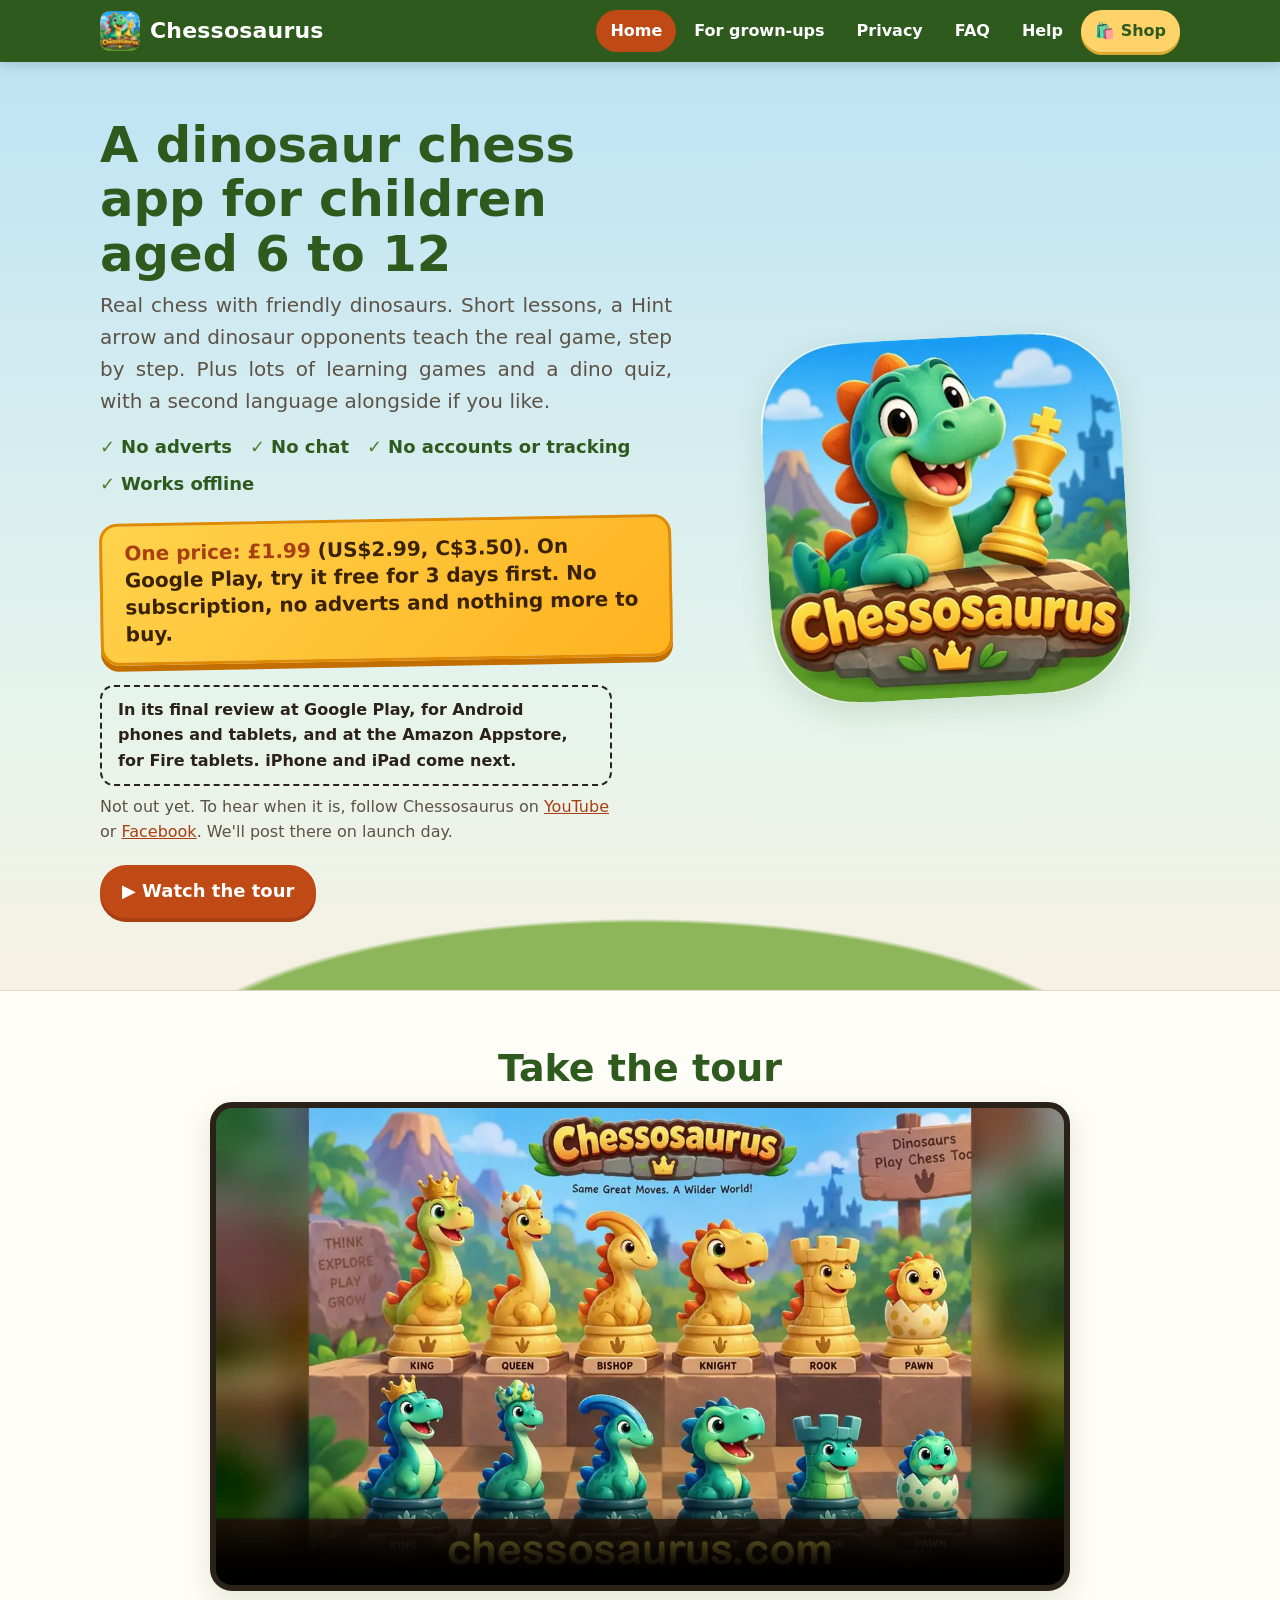
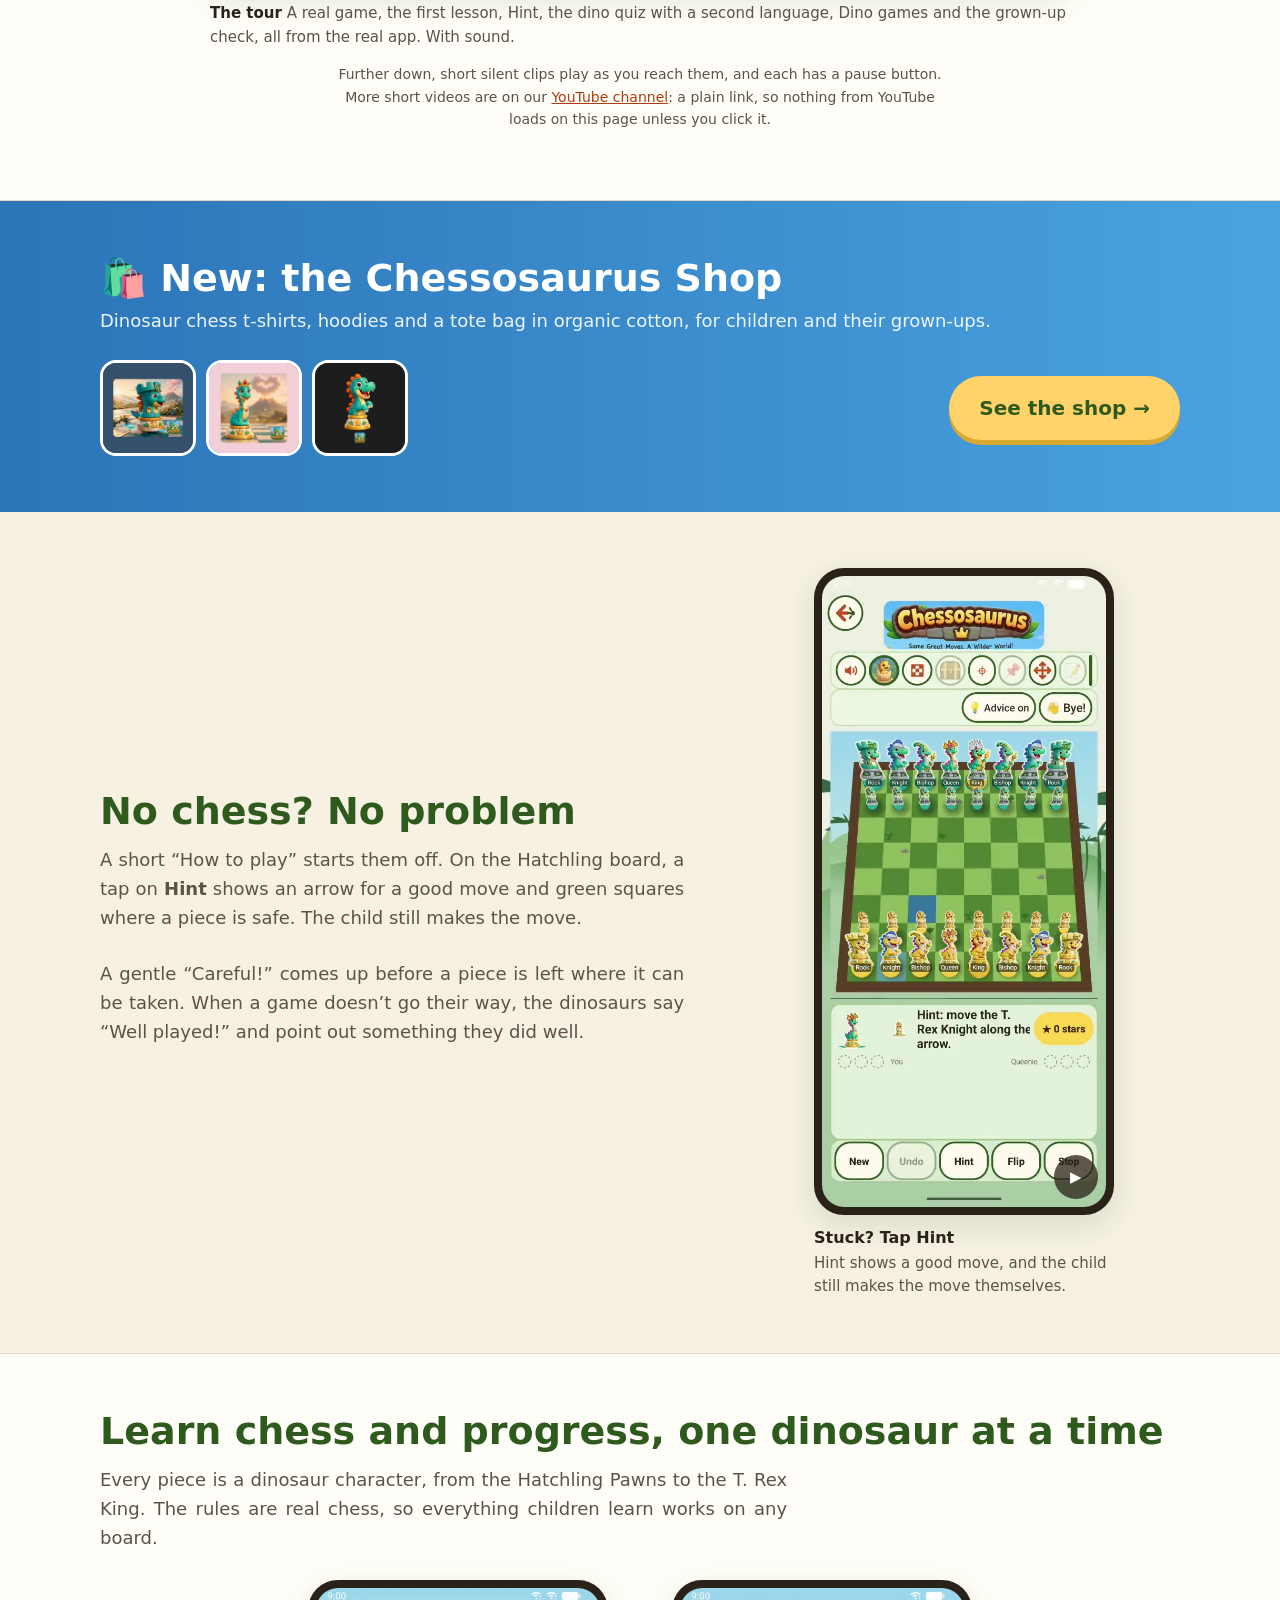
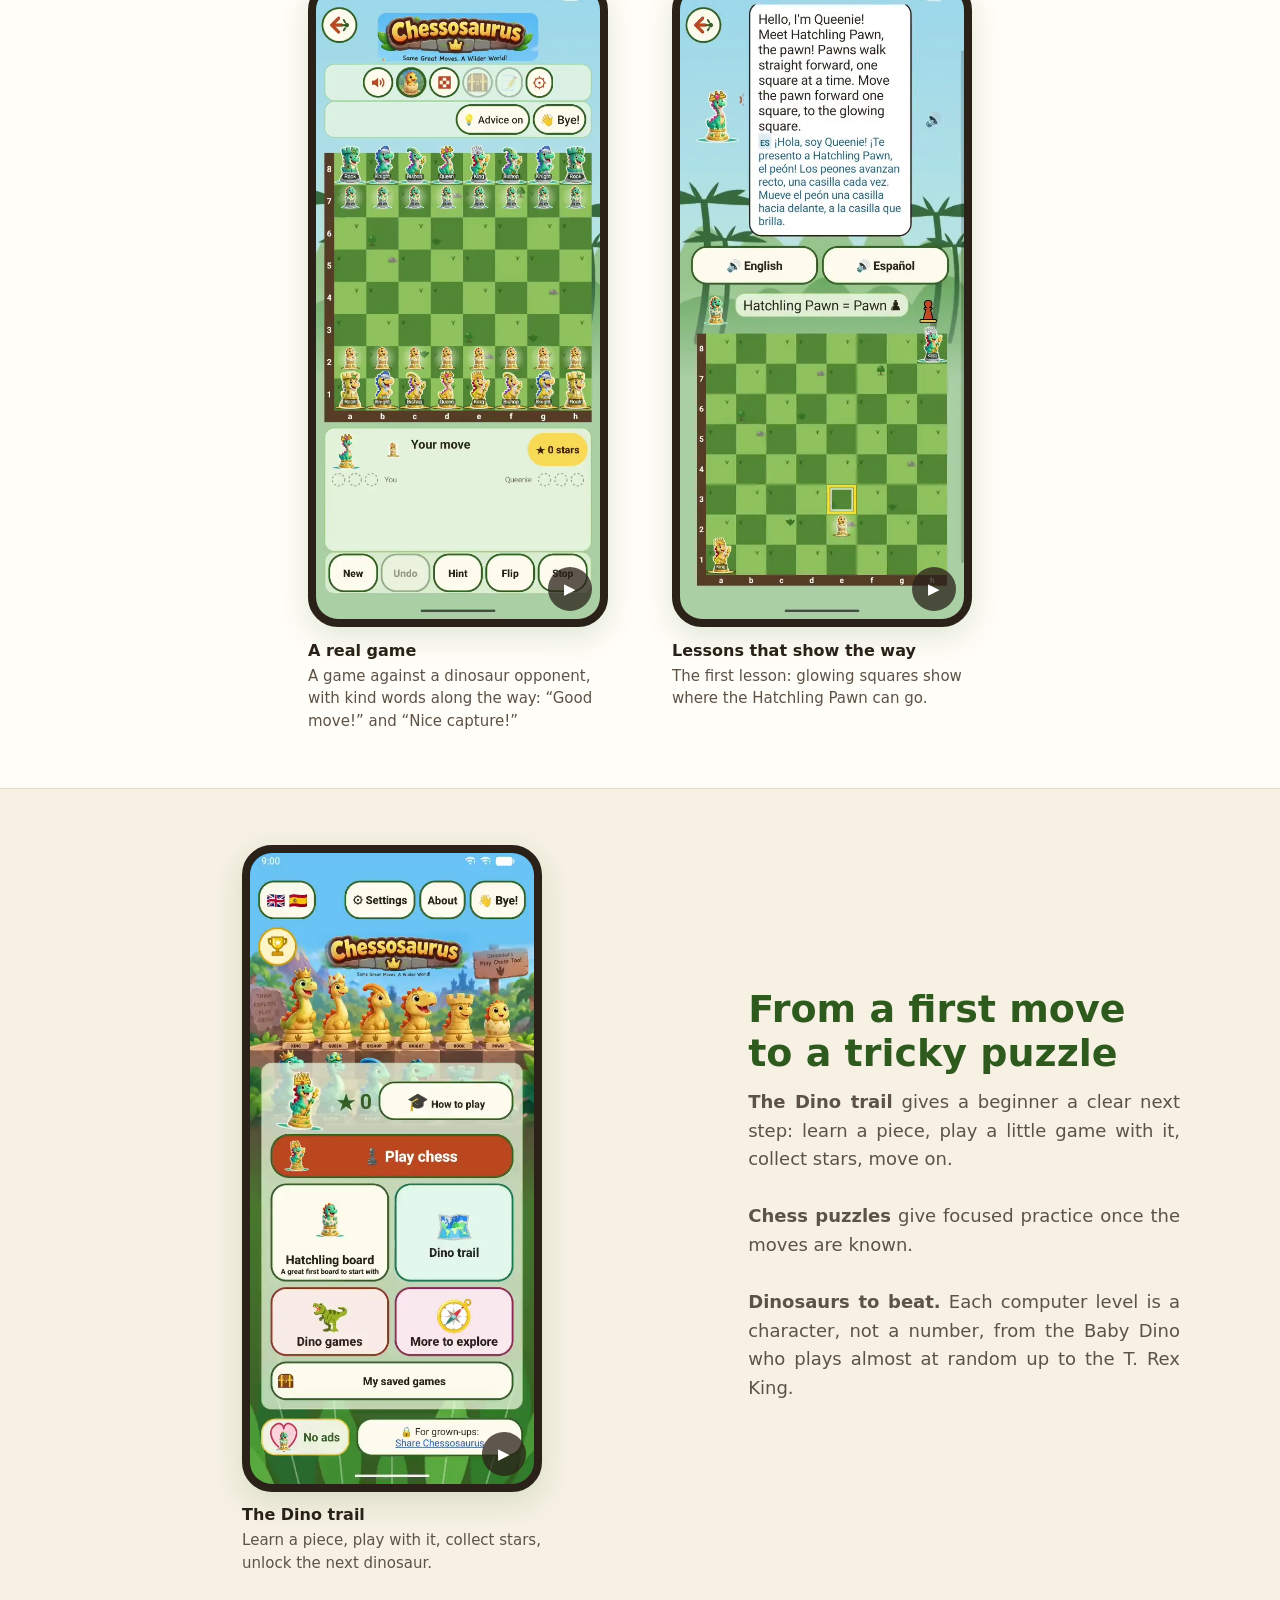
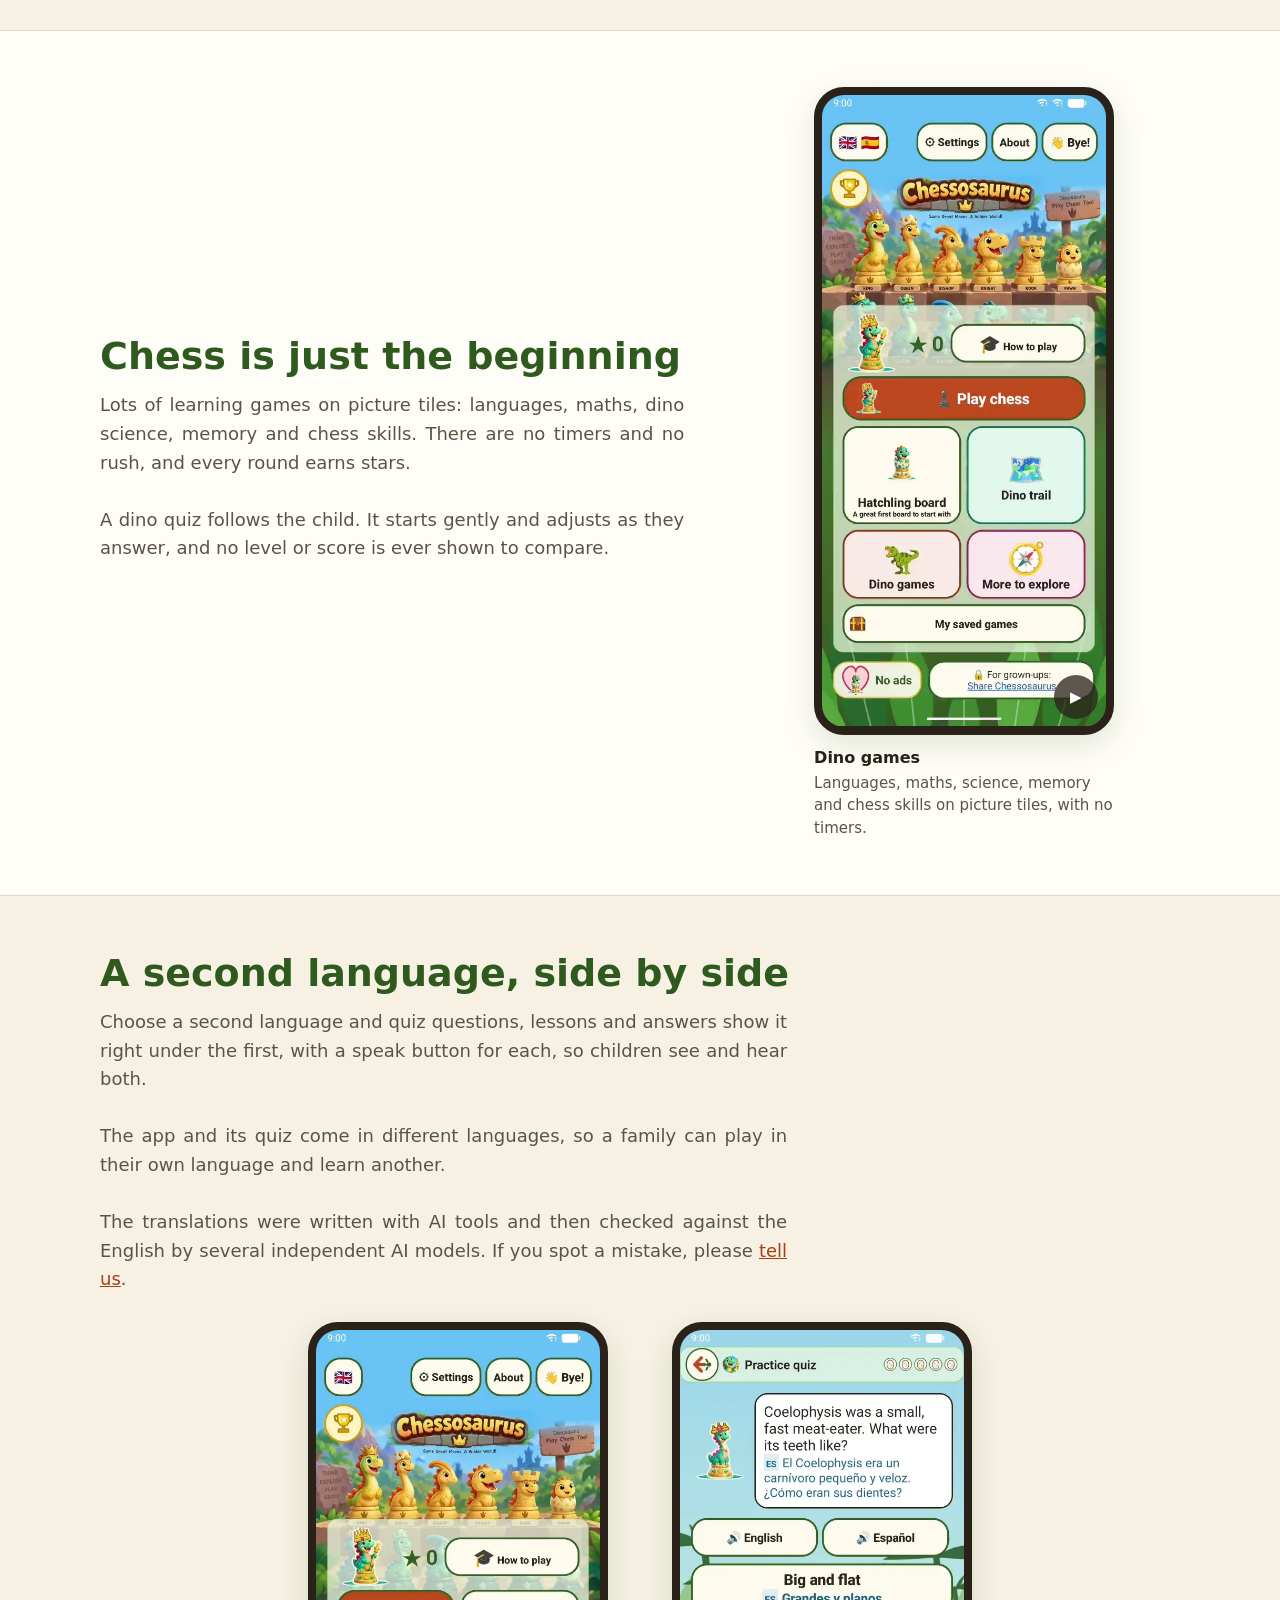
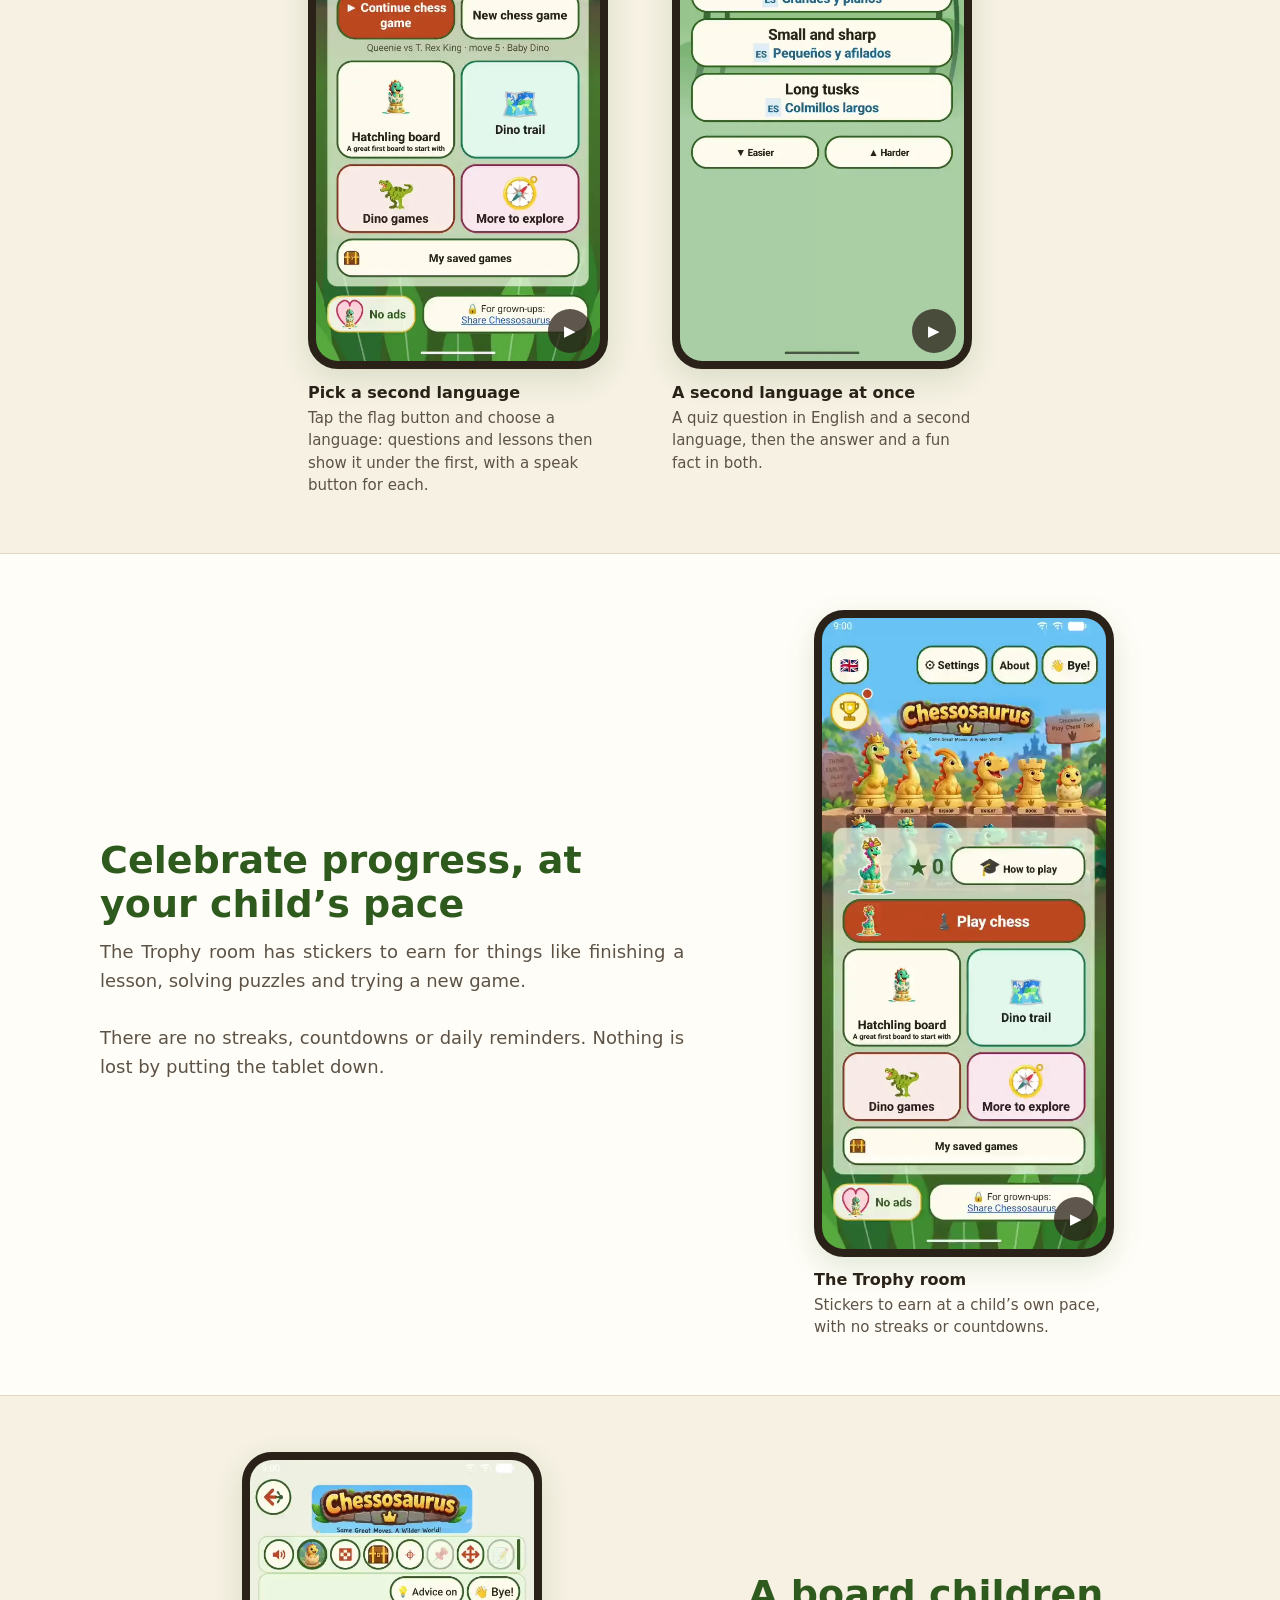
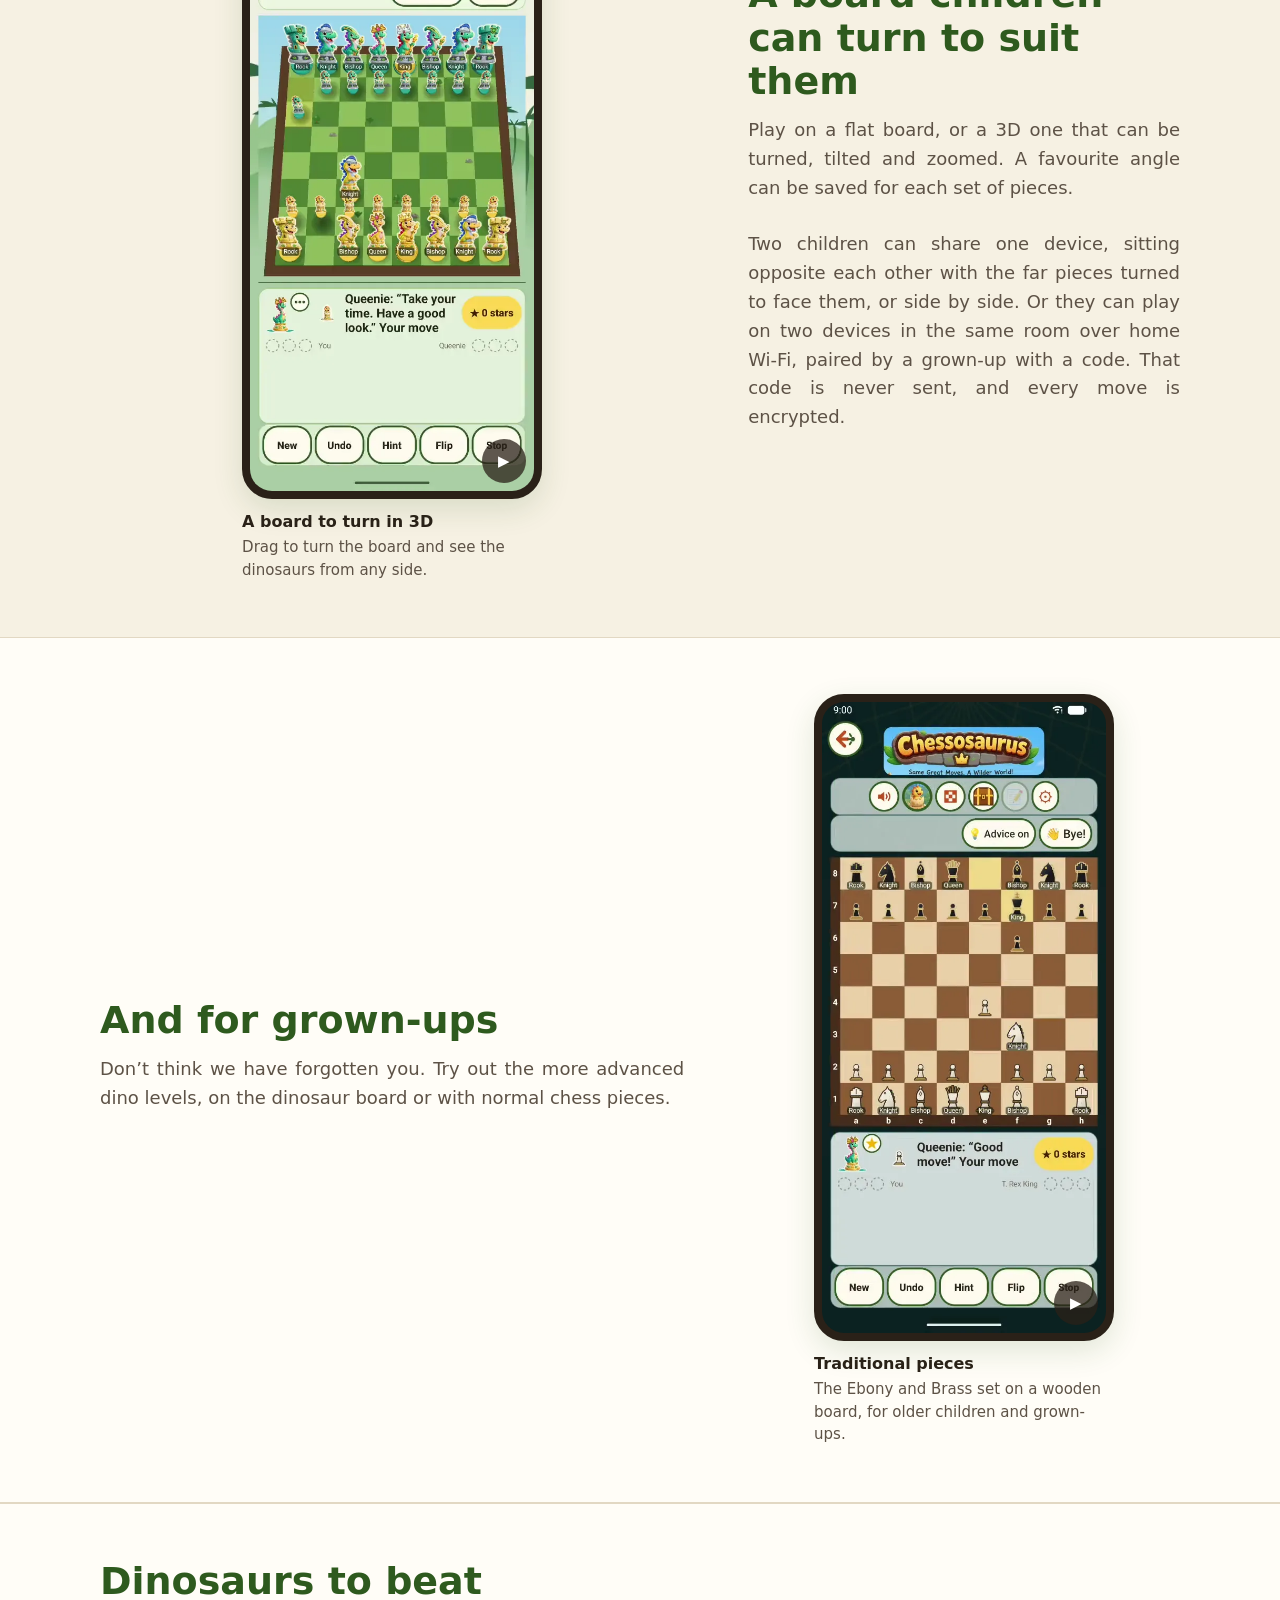
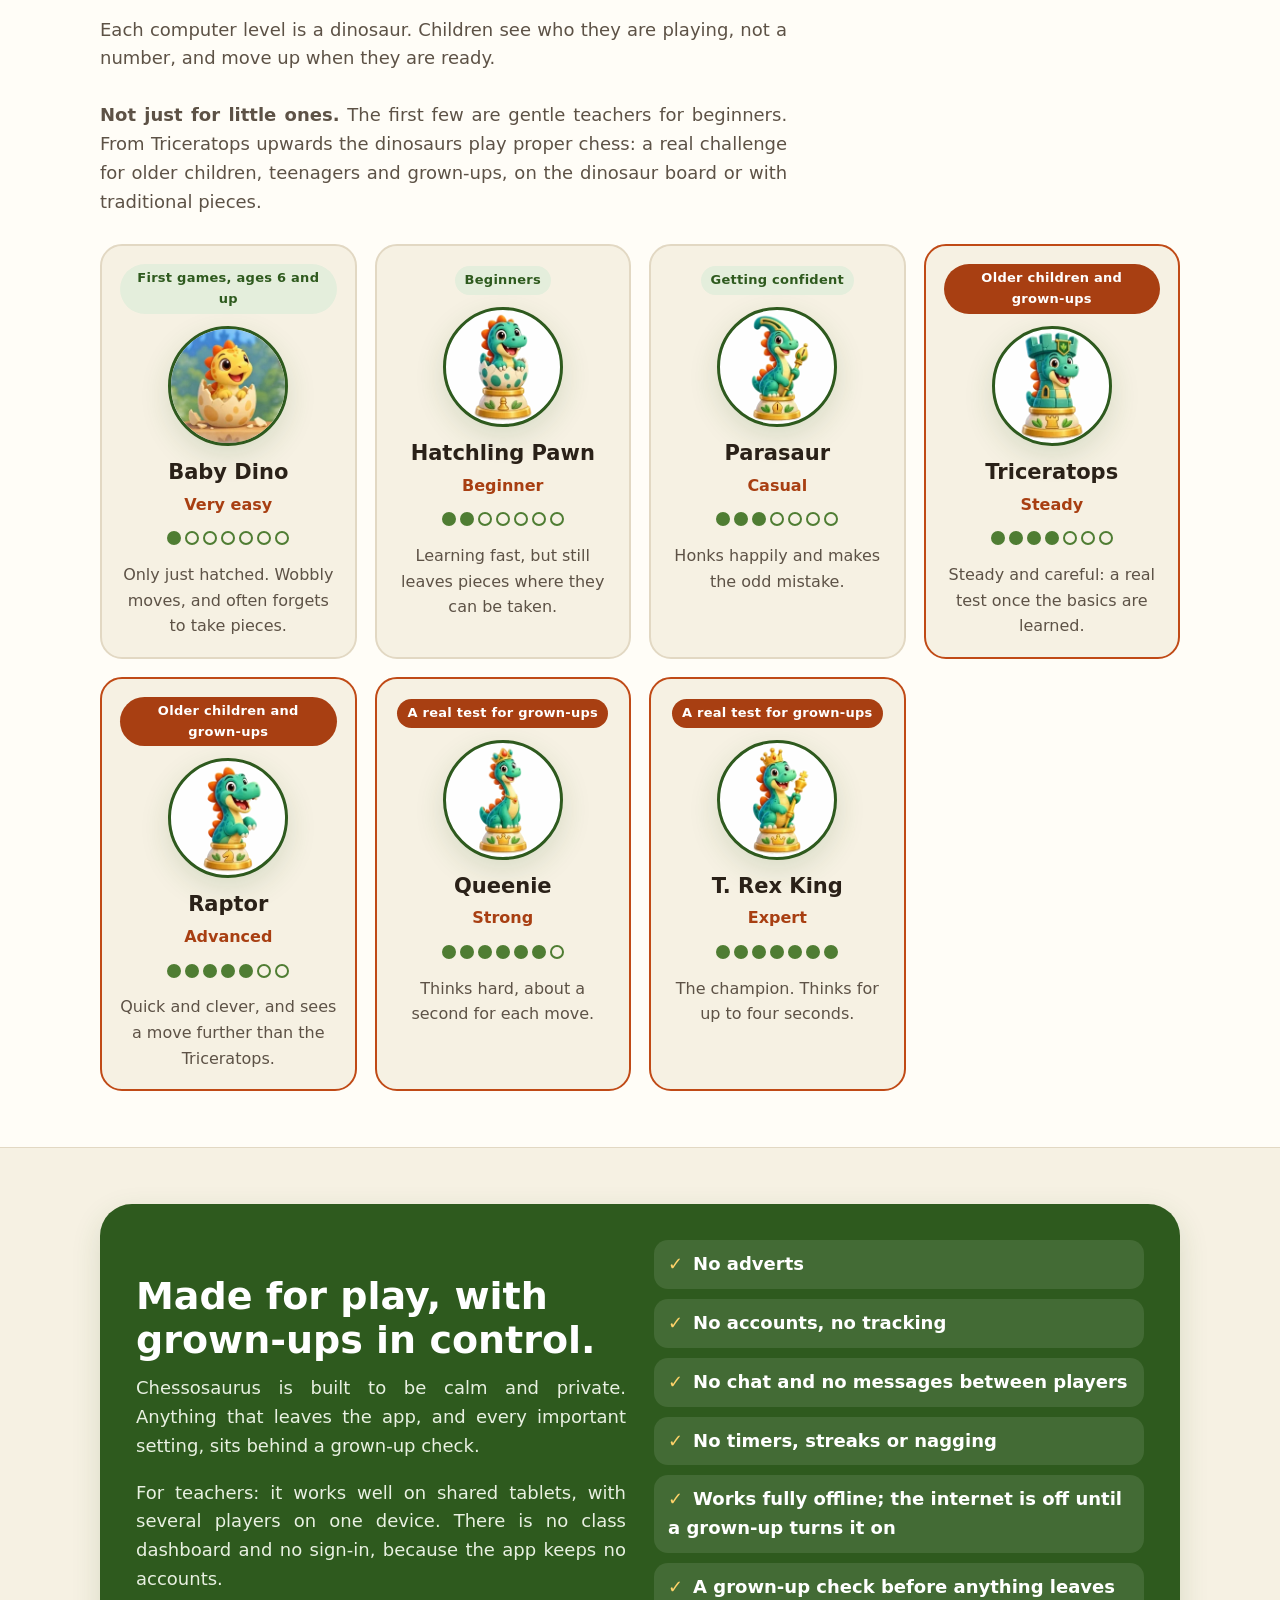
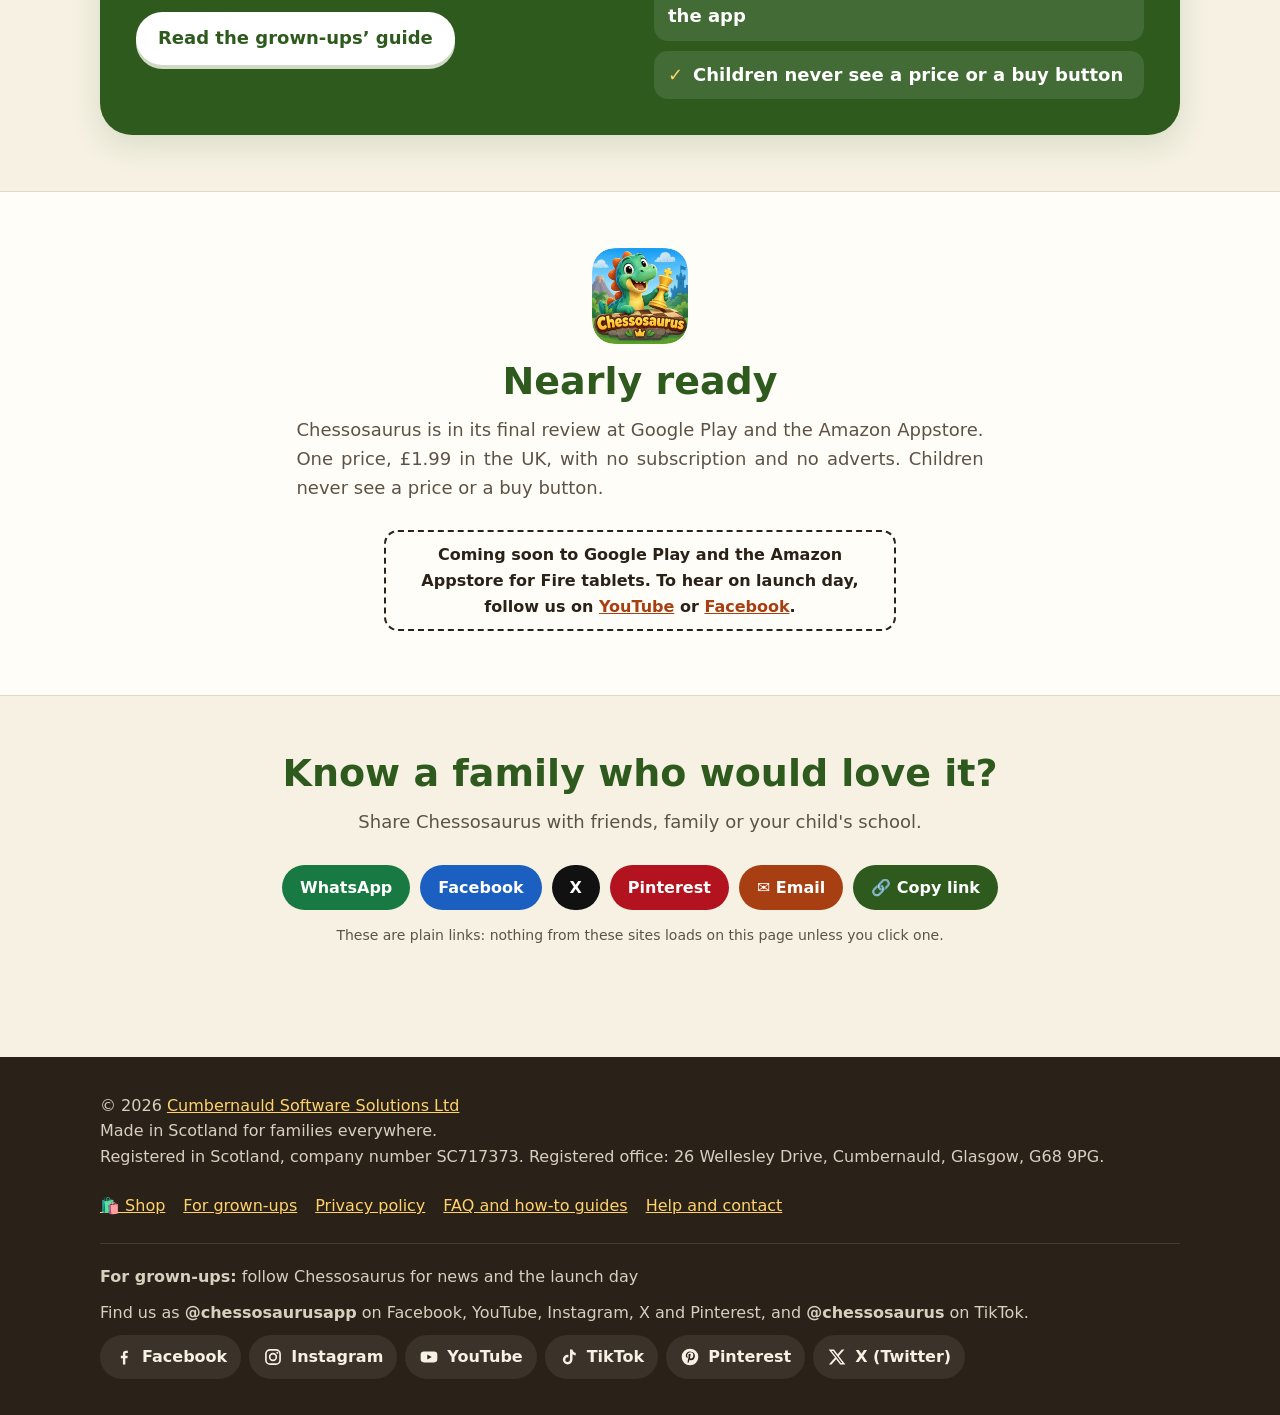
<file: index.html>
<!doctype html>
<html lang="en-GB">
<head>
<meta charset="utf-8">
<meta name="viewport" content="width=device-width, initial-scale=1">
<meta name="color-scheme" content="only light">
<title>Chessosaurus: dinosaur chess app for kids aged 6 to 12</title>
<meta name="description" content="A dinosaur chess app for children aged 6 to 12: short lessons, Hint and friendly opponents teach real chess. Android and Fire tablets. No ads, no chat.">
<link rel="canonical" href="https://www.chessosaurus.com/">
<meta property="og:title" content="Chessosaurus: real chess with friendly dinosaurs, for ages 6 to 12">
<meta property="og:description" content="Dinosaurs teach real chess to ages 6 to 12; traditional pieces and tougher opponents for those a little older. For Android and Fire tablets. No ads, no accounts, no tracking.">
<meta property="og:image" content="https://www.chessosaurus.com/img/share.jpg">
<meta property="og:url" content="https://www.chessosaurus.com/">
<meta property="og:image:width" content="1200">
<meta property="og:image:height" content="630">
<meta property="og:image:alt" content="The Chessosaurus icon: a smiling green dinosaur holding a golden chess king">
<meta property="og:type" content="website">
<meta property="og:site_name" content="Chessosaurus">
<meta property="og:locale" content="en_GB">
<meta name="twitter:card" content="summary_large_image">
<meta name="twitter:site" content="@chessosaurusapp">
<script type="application/ld+json">{"@context":"https://schema.org","@graph":[{"@type":"Organization","@id":"https://www.chessosaurus.com/#maker","name":"Cumbernauld Software Solutions Ltd","url":"https://cumbernauldsoftwaresolutions.com/","logo":"https://www.chessosaurus.com/img/icon-512.png","email":"info@chessosaurus.com","address":{"@type":"PostalAddress","streetAddress":"26 Wellesley Drive","addressLocality":"Cumbernauld","postalCode":"G68 9PG","addressCountry":"GB"},"identifier":{"@type":"PropertyValue","propertyID":"Companies House company number","value":"SC717373"}},{"@type":"WebSite","@id":"https://www.chessosaurus.com/#site","url":"https://www.chessosaurus.com/","name":"Chessosaurus","alternateName":["Chessosaurus App","chessosaurusapp"],"inLanguage":"en-GB","publisher":{"@id":"https://www.chessosaurus.com/#maker"},"about":{"@id":"https://www.chessosaurus.com/#app"}},{"@type":["MobileApplication","VideoGame"],"@id":"https://www.chessosaurus.com/#app","name":"Chessosaurus","alternateName":["Chessosaurus App","chessosaurusapp"],"url":"https://www.chessosaurus.com/","offers":[{"@type":"Offer","price":"1.99","priceCurrency":"GBP","availability":"https://schema.org/PreOrder","eligibleRegion":{"@type":"Country","name":"GB"}},{"@type":"Offer","price":"2.99","priceCurrency":"USD","availability":"https://schema.org/PreOrder","eligibleRegion":{"@type":"Country","name":"US"}},{"@type":"Offer","price":"3.50","priceCurrency":"CAD","availability":"https://schema.org/PreOrder","eligibleRegion":{"@type":"Country","name":"CA"}}],"description":"A chess and learning app for children aged 6 to 12, with traditional pieces and stronger opponents for older players: real chess taught by friendly dinosaurs, with short lessons, a Hint arrow, dinosaur opponents, chess puzzles, learning games and a quiz that can show a second language alongside. No adverts, no accounts, no chat and no tracking.","operatingSystem":"Android 8.0 or later; Fire OS 7 or later","gamePlatform":["Android devices","Amazon Fire tablets"],"applicationCategory":"EducationalApplication","applicationSubCategory":"Chess","genre":["Chess","Educational game"],"image":"https://www.chessosaurus.com/img/share.jpg","screenshot":["https://www.chessosaurus.com/video/clip-game.jpg","https://www.chessosaurus.com/video/clip-hint.jpg","https://www.chessosaurus.com/video/clip-languages.jpg","https://www.chessosaurus.com/video/clip-ebony.jpg"],"video":{"@id":"https://www.chessosaurus.com/#tour"},"inLanguage":["en","es","fr","de","it","pt","nl","pl","sv","zh-Hans","ja","ko"],"audience":{"@type":"PeopleAudience","suggestedMinAge":6,"suggestedMaxAge":12},"isFamilyFriendly":true,"countryOfOrigin":{"@type":"Country","name":"United Kingdom"},"author":{"@id":"https://www.chessosaurus.com/#maker"},"publisher":{"@id":"https://www.chessosaurus.com/#maker"},"sameAs":["https://www.youtube.com/@chessosaurusapp","https://www.facebook.com/chessosaurusapp","https://www.instagram.com/chessosaurusapp/","https://x.com/chessosaurusapp","https://www.tiktok.com/@chessosaurus","https://www.pinterest.com/chessosaurusapp/"]},{"@type":"VideoObject","@id":"https://www.chessosaurus.com/#tour","name":"Chessosaurus: the tour","description":"A real game, the first lesson, Hint, the dino quiz with a second language, Dino games and the grown-up check, all recorded from the Chessosaurus app.","thumbnailUrl":"https://www.chessosaurus.com/video/tour.jpg","uploadDate":"2026-11-18T12:00:00+00:00","duration":"PT1M57S","contentUrl":"https://www.chessosaurus.com/video/tour.mp4","inLanguage":"en-GB","isFamilyFriendly":true,"publisher":{"@id":"https://www.chessosaurus.com/#maker"}}]}</script>
<meta name="theme-color" content="#2e5a1e">
<link rel="icon" href="/favicon.ico" sizes="48x48">
<link rel="icon" href="/img/icon-192.png" type="image/png" sizes="192x192">
<link rel="apple-touch-icon" href="/img/icon-180.png">
<link rel="manifest" href="/site.webmanifest">
<link rel="stylesheet" href="style.css">
</head>
<body>
<a class="skip" href="#main">Skip to the main content</a>
<header class="site-head">
  <div class="wrap">
    <a class="brand" href="./"><img src="img/icon-32.png" srcset="img/icon-80.png 2x" alt="" width="40" height="40">Chessosaurus</a>
    <nav class="main-nav" aria-label="Main">
      <ul>
        <li><a href="./" aria-current="page">Home</a></li>
        <li><a href="grown-ups.html"><span class="nav-full">For grown-ups</span><span class="nav-short">Grown-ups</span></a></li>
        <li><a href="privacy.html">Privacy</a></li>
        <li><a href="faq.html">FAQ</a></li>
        <li><a href="help.html">Help</a></li>
        <li><a class="nav-shop" href="shop.html" aria-label="Shop"><span aria-hidden="true">🛍️</span><span class="nav-shop-text"> Shop</span></a></li>
      </ul>
    </nav>
  </div>
</header>

<main id="main">
  <div class="hero">
    <div class="wrap">
      <div>
        <h1>A dinosaur chess app for children aged 6 to 12</h1>
        <p class="lead">Real chess with friendly dinosaurs. Short lessons, a Hint arrow and dinosaur opponents teach the real game, step by step. Plus lots of learning games and a dino quiz, with a second language alongside if you like.</p>
        <ul class="ticks" aria-label="Safe by design">
          <li>No adverts</li>
          <li>No chat</li>
          <li>No accounts or tracking</li>
          <li>Works offline</li>
        </ul>
        <p class="price-flash"><strong>One price: £1.99</strong> (US$2.99, C$3.50). On Google Play, try it free for 3 days first. No subscription, no adverts and nothing more to buy.</p>
        <div class="launch">
          <p class="soon"><strong>In its final review</strong> at Google Play, for Android phones and tablets, and at the Amazon Appstore, for Fire tablets. iPhone and iPad come next.</p>
          <p class="launch-news">Not out yet. To hear when it is, follow Chessosaurus on <a href="https://www.youtube.com/@chessosaurusapp" rel="noopener noreferrer">YouTube</a> or <a href="https://www.facebook.com/chessosaurusapp" rel="noopener noreferrer">Facebook</a>. We'll post there on launch day.</p>
        </div>
        <div class="hero-cta"><a class="btn" href="#tour-title">▶ Watch the tour</a></div>
      </div>
      <div class="hero-art">
        <img src="img/hero-dino.jpg" alt="The Chessosaurus dinosaur holding a golden chess king" width="440" height="440" fetchpriority="high">
      </div>
    </div>
  </div>

  <section class="alt" aria-labelledby="tour-title">
    <div class="wrap tour">
      <h2 id="tour-title">Take the tour</h2>
      <figure class="tour-video">
        <video controls preload="none" playsinline poster="video/tour.webp" width="1280" height="720" aria-describedby="tour-cap">
          <source src="video/tour.mp4" type="video/mp4">
        </video>
        <figcaption id="tour-cap"><strong>The tour</strong> A real game, the first lesson, Hint, the dino quiz with a second language, Dino games and the grown-up check, all from the real app. With sound.</figcaption>
      </figure>
      <p class="small-note">Further down, short silent clips play as you reach them, and each has a pause button. More short videos are on our <a href="https://www.youtube.com/@chessosaurusapp" rel="noopener noreferrer">YouTube channel</a>: a plain link, so nothing from YouTube loads on this page unless you click it.</p>
    </div>
  </section>

  <section class="shop-promo" aria-labelledby="shop-promo-title">
    <div class="wrap">
      <div>
        <h2 id="shop-promo-title">🛍️ New: the Chessosaurus Shop</h2>
        <p>Dinosaur chess t-shirts, hoodies and a tote bag in organic cotton, for children and their grown-ups.</p>
      </div>
      <div class="shop-thumbs" aria-hidden="true"><img src="img/shop/castle-dino.webp" alt="" width="96" height="96" loading="lazy"><img src="img/shop/queenie.webp" alt="" width="96" height="96" loading="lazy"><img src="img/shop/dino-knight.webp" alt="" width="96" height="96" loading="lazy"></div>
      <a class="btn shop-cta" href="shop.html">See the shop <span aria-hidden="true">→</span></a>
    </div>
  </section>

  <section aria-labelledby="nochess-title">
    <div class="wrap feature">
      <div class="feature-text">
        <h2 id="nochess-title">No chess? No problem</h2>
        <p class="intro">A short “How to play” starts them off. On the Hatchling board, a tap on <strong>Hint</strong> shows an arrow for a good move and green squares where a piece is safe. The child still makes the move.</p>
        <p class="intro">A gentle “Careful!” comes up before a piece is left where it can be taken. When a game doesn’t go their way, the dinosaurs say “Well played!” and point out something they did well.</p>
      </div>
      <figure class="frame clip">
        <div class="clip-box">
          <video src="video/clip-hint.mp4" poster="video/clip-hint.webp" width="540" height="1200" muted loop playsinline preload="none" data-clip aria-describedby="cap-hint"></video>
          <button class="video-toggle" type="button" aria-label="Pause this clip" hidden>❚❚</button>
        </div>
        <figcaption id="cap-hint"><strong>Stuck? Tap Hint</strong> Hint shows a good move, and the child still makes the move themselves.</figcaption>
      </figure>
    </div>
  </section>

  <section class="alt" aria-labelledby="learn-title">
    <div class="wrap">
      <h2 id="learn-title">Learn chess and progress, one dinosaur at a time</h2>
      <p class="intro">Every piece is a dinosaur character, from the Hatchling Pawns to the T. Rex King. The rules are real chess, so everything children learn works on any board.</p>
      <div class="pair">
        <figure class="frame clip">
        <div class="clip-box">
          <video src="video/clip-game.mp4" poster="video/clip-game.webp" width="540" height="1200" muted loop playsinline preload="none" data-clip aria-describedby="cap-game"></video>
          <button class="video-toggle" type="button" aria-label="Pause this clip" hidden>❚❚</button>
        </div>
        <figcaption id="cap-game"><strong>A real game</strong> A game against a dinosaur opponent, with kind words along the way: “Good move!” and “Nice capture!”</figcaption>
      </figure>
        <figure class="frame clip">
        <div class="clip-box">
          <video src="video/clip-lesson.mp4" poster="video/clip-lesson.webp" width="540" height="1200" muted loop playsinline preload="none" data-clip aria-describedby="cap-lesson"></video>
          <button class="video-toggle" type="button" aria-label="Pause this clip" hidden>❚❚</button>
        </div>
        <figcaption id="cap-lesson"><strong>Lessons that show the way</strong> The first lesson: glowing squares show where the Hatchling Pawn can go.</figcaption>
      </figure>
      </div>
    </div>
  </section>

  <section aria-labelledby="path-title">
    <div class="wrap feature flip">
      <div class="feature-text">
        <h2 id="path-title">From a first move to a tricky puzzle</h2>
        <p class="intro"><strong>The Dino trail</strong> gives a beginner a clear next step: learn a piece, play a little game with it, collect stars, move on.</p>
        <p class="intro"><strong>Chess puzzles</strong> give focused practice once the moves are known.</p>
        <p class="intro"><strong>Dinosaurs to beat.</strong> Each computer level is a character, not a number, from the Baby Dino who plays almost at random up to the T. Rex King.</p>
      </div>
      <figure class="frame clip">
        <div class="clip-box">
          <video src="video/clip-trail.mp4" poster="video/clip-trail.webp" width="540" height="1200" muted loop playsinline preload="none" data-clip aria-describedby="cap-trail"></video>
          <button class="video-toggle" type="button" aria-label="Pause this clip" hidden>❚❚</button>
        </div>
        <figcaption id="cap-trail"><strong>The Dino trail</strong> Learn a piece, play with it, collect stars, unlock the next dinosaur.</figcaption>
      </figure>
    </div>
  </section>

  <section class="alt" aria-labelledby="games-title">
    <div class="wrap feature">
      <div class="feature-text">
        <h2 id="games-title">Chess is just the beginning</h2>
        <p class="intro">Lots of learning games on picture tiles: languages, maths, dino science, memory and chess skills. There are no timers and no rush, and every round earns stars.</p>
        <p class="intro">A dino quiz follows the child. It starts gently and adjusts as they answer, and no level or score is ever shown to compare.</p>
      </div>
      <figure class="frame clip">
        <div class="clip-box">
          <video src="video/clip-games.mp4" poster="video/clip-games.webp" width="540" height="1200" muted loop playsinline preload="none" data-clip aria-describedby="cap-games"></video>
          <button class="video-toggle" type="button" aria-label="Pause this clip" hidden>❚❚</button>
        </div>
        <figcaption id="cap-games"><strong>Dino games</strong> Languages, maths, science, memory and chess skills on picture tiles, with no timers.</figcaption>
      </figure>
    </div>
  </section>

  <section aria-labelledby="langs-title">
    <div class="wrap">
      <h2 id="langs-title">A second language, side by side</h2>
      <p class="intro">Choose a second language and quiz questions, lessons and answers show it right under the first, with a speak button for each, so children see and hear both.</p>
      <p class="intro">The app and its quiz come in different languages, so a family can play in their own language and learn another.</p>
      <p class="intro">The translations were written with AI tools and then checked against the English by several independent AI models. If you spot a mistake, please <a href="help.html">tell us</a>.</p>
      <div class="pair">
        <figure class="frame clip">
        <div class="clip-box">
          <video src="video/clip-languages.mp4" poster="video/clip-languages.webp" width="540" height="1200" muted loop playsinline preload="none" data-clip aria-describedby="cap-languages"></video>
          <button class="video-toggle" type="button" aria-label="Pause this clip" hidden>❚❚</button>
        </div>
        <figcaption id="cap-languages"><strong>Pick a second language</strong> Tap the flag button and choose a language: questions and lessons then show it under the first, with a speak button for each.</figcaption>
      </figure>
        <figure class="frame clip">
        <div class="clip-box">
          <video src="video/clip-quiz.mp4" poster="video/clip-quiz.webp" width="540" height="1200" muted loop playsinline preload="none" data-clip aria-describedby="cap-quiz"></video>
          <button class="video-toggle" type="button" aria-label="Pause this clip" hidden>❚❚</button>
        </div>
        <figcaption id="cap-quiz"><strong>A second language at once</strong> A quiz question in English and a second language, then the answer and a fun fact in both.</figcaption>
      </figure>
      </div>
    </div>
  </section>

  <section class="alt" aria-labelledby="progress-title">
    <div class="wrap feature">
      <div class="feature-text">
        <h2 id="progress-title">Celebrate progress, at your child’s pace</h2>
        <p class="intro">The Trophy room has stickers to earn for things like finishing a lesson, solving puzzles and trying a new game.</p>
        <p class="intro">There are no streaks, countdowns or daily reminders. Nothing is lost by putting the tablet down.</p>
      </div>
      <figure class="frame clip">
        <div class="clip-box">
          <video src="video/clip-trophies.mp4" poster="video/clip-trophies.webp" width="540" height="1200" muted loop playsinline preload="none" data-clip aria-describedby="cap-trophies"></video>
          <button class="video-toggle" type="button" aria-label="Pause this clip" hidden>❚❚</button>
        </div>
        <figcaption id="cap-trophies"><strong>The Trophy room</strong> Stickers to earn at a child’s own pace, with no streaks or countdowns.</figcaption>
      </figure>
    </div>
  </section>

  <section aria-labelledby="board-title">
    <div class="wrap feature flip">
      <div class="feature-text">
        <h2 id="board-title">A board children can turn to suit them</h2>
        <p class="intro">Play on a flat board, or a 3D one that can be turned, tilted and zoomed. A favourite angle can be saved for each set of pieces.</p>
        <p class="intro">Two children can share one device, sitting opposite each other with the far pieces turned to face them, or side by side. Or they can play on two devices in the same room over home Wi-Fi, paired by a grown-up with a code. That code is never sent, and every move is encrypted.</p>
      </div>
      <figure class="frame clip">
        <div class="clip-box">
          <video src="video/clip-board3d.mp4" poster="video/clip-board3d.webp" width="540" height="1200" muted loop playsinline preload="none" data-clip aria-describedby="cap-board3d"></video>
          <button class="video-toggle" type="button" aria-label="Pause this clip" hidden>❚❚</button>
        </div>
        <figcaption id="cap-board3d"><strong>A board to turn in 3D</strong> Drag to turn the board and see the dinosaurs from any side.</figcaption>
      </figure>
    </div>
  </section>

  <section class="alt" aria-labelledby="grownups-title">
    <div class="wrap feature">
      <div class="feature-text">
        <h2 id="grownups-title">And for grown-ups</h2>
        <p class="intro">Don’t think we have forgotten you. Try out the more advanced dino levels, on the dinosaur board or with normal chess pieces.</p>
      </div>
              <figure class="frame clip">
        <div class="clip-box">
          <video src="video/clip-ebony.mp4" poster="video/clip-ebony.webp" width="540" height="1200" muted loop playsinline preload="none" data-clip aria-describedby="cap-ebony"></video>
          <button class="video-toggle" type="button" aria-label="Pause this clip" hidden>❚❚</button>
        </div>
        <figcaption id="cap-ebony"><strong>Traditional pieces</strong> The Ebony and Brass set on a wooden board, for older children and grown-ups.</figcaption>
      </figure>
    </div>
  </section>

  <section class="alt" aria-labelledby="ladder-title">
    <div class="wrap">
      <h2 id="ladder-title">Dinosaurs to beat</h2>
      <p class="intro">Each computer level is a dinosaur. Children see who they are playing, not a number, and move up when they are ready.</p>
      <p class="intro"><strong>Not just for little ones.</strong> The first few are gentle teachers for beginners. From Triceratops upwards the dinosaurs play proper chess: a real challenge for older children, teenagers and grown-ups, on the dinosaur board or with traditional pieces.</p>
      <ol class="levels">
        <li class="level">
          <p class="suits">First games, ages 6 and up</p>
          <img class="level-art" src="img/level-1-baby.webp" alt="" width="120" height="120" loading="lazy">
          <h3>Baby Dino</h3>
          <p class="level-word">Very easy</p>
          <span class="steps" role="img" aria-label="Very easy"><i class="on"></i><i></i><i></i><i></i><i></i><i></i><i></i></span>
          <p>Only just hatched. Wobbly moves, and often forgets to take pieces.</p>
        </li>
        <li class="level">
          <p class="suits">Beginners</p>
          <img class="level-art" src="img/level-2-pawn.webp" alt="" width="120" height="120" loading="lazy">
          <h3>Hatchling Pawn</h3>
          <p class="level-word">Beginner</p>
          <span class="steps" role="img" aria-label="Beginner"><i class="on"></i><i class="on"></i><i></i><i></i><i></i><i></i><i></i></span>
          <p>Learning fast, but still leaves pieces where they can be taken.</p>
        </li>
        <li class="level">
          <p class="suits">Getting confident</p>
          <img class="level-art" src="img/level-3-bishop.webp" alt="" width="120" height="120" loading="lazy">
          <h3>Parasaur</h3>
          <p class="level-word">Casual</p>
          <span class="steps" role="img" aria-label="Casual"><i class="on"></i><i class="on"></i><i class="on"></i><i></i><i></i><i></i><i></i></span>
          <p>Honks happily and makes the odd mistake.</p>
        </li>
        <li class="level grown">
          <p class="suits">Older children and grown-ups</p>
          <img class="level-art" src="img/level-4-rook.webp" alt="" width="120" height="120" loading="lazy">
          <h3>Triceratops</h3>
          <p class="level-word">Steady</p>
          <span class="steps" role="img" aria-label="Steady"><i class="on"></i><i class="on"></i><i class="on"></i><i class="on"></i><i></i><i></i><i></i></span>
          <p>Steady and careful: a real test once the basics are learned.</p>
        </li>
        <li class="level grown">
          <p class="suits">Older children and grown-ups</p>
          <img class="level-art" src="img/level-5-knight.webp" alt="" width="120" height="120" loading="lazy">
          <h3>Raptor</h3>
          <p class="level-word">Advanced</p>
          <span class="steps" role="img" aria-label="Advanced"><i class="on"></i><i class="on"></i><i class="on"></i><i class="on"></i><i class="on"></i><i></i><i></i></span>
          <p>Quick and clever, and sees a move further than the Triceratops.</p>
        </li>
        <li class="level grown">
          <p class="suits">A real test for grown-ups</p>
          <img class="level-art" src="img/level-6-queen.webp" alt="" width="120" height="120" loading="lazy">
          <h3>Queenie</h3>
          <p class="level-word">Strong</p>
          <span class="steps" role="img" aria-label="Strong"><i class="on"></i><i class="on"></i><i class="on"></i><i class="on"></i><i class="on"></i><i class="on"></i><i></i></span>
          <p>Thinks hard, about a second for each move.</p>
        </li>
        <li class="level grown">
          <p class="suits">A real test for grown-ups</p>
          <img class="level-art" src="img/level-7-king.webp" alt="" width="120" height="120" loading="lazy">
          <h3>T. Rex King</h3>
          <p class="level-word">Expert</p>
          <span class="steps" role="img" aria-label="Expert"><i class="on"></i><i class="on"></i><i class="on"></i><i class="on"></i><i class="on"></i><i class="on"></i><i class="on"></i></span>
          <p>The champion. Thinks for up to four seconds.</p>
        </li>
      </ol>
    </div>
  </section>

  <section aria-labelledby="promise-title">
    <div class="wrap">
      <div class="promise">
        <div>
          <h2 id="promise-title">Made for play, with grown-ups in control.</h2>
          <p>Chessosaurus is built to be calm and private. Anything that leaves the app, and every important setting, sits behind a grown-up check.</p>
          <p>For teachers: it works well on shared tablets, with several players on one device. There is no class dashboard and no sign-in, because the app keeps no accounts.</p>
          <a class="btn light" href="grown-ups.html">Read the grown-ups’ guide</a>
        </div>
        <ul>
          <li>No adverts</li>
          <li>No accounts, no tracking</li>
          <li>No chat and no messages between players</li>
          <li>No timers, streaks or nagging</li>
          <li>Works fully offline; the internet is off until a grown-up turns it on</li>
          <li>A grown-up check before anything leaves the app</li>
          <li>Children never see a price or a buy button</li>
        </ul>
      </div>
    </div>
  </section>

  <section class="alt" aria-labelledby="close-title">
    <div class="wrap closing">
      <img src="img/icon-180.png" alt="" width="96" height="96" loading="lazy">
      <h2 id="close-title">Nearly ready</h2>
      <p class="intro">Chessosaurus is in its final review at Google Play and the Amazon Appstore. One price, £1.99 in the UK, with no subscription and no adverts. Children never see a price or a buy button.</p>
      <p class="soon centre"><strong>Coming soon</strong> to Google Play and the Amazon Appstore for Fire tablets. To hear on launch day, follow us on <a href="https://www.youtube.com/@chessosaurusapp" rel="noopener noreferrer">YouTube</a> or <a href="https://www.facebook.com/chessosaurusapp" rel="noopener noreferrer">Facebook</a>.</p>
    </div>
  </section>

  <section aria-labelledby="share-title">
    <div class="wrap share-wrap">
      <h2 id="share-title">Know a family who would love it?</h2>
      <p class="intro">Share Chessosaurus with friends, family or your child's school.</p>
      <ul class="share">
        <li hidden data-share-item><button class="share-btn native" type="button" data-share>📤 Share</button></li>
        <li><a class="share-btn wa" href="https://wa.me/?text=Chessosaurus%3A%20real%20chess%2C%20languages%20and%20maths%20with%20friendly%20dinosaurs.%20No%20ads%2C%20no%20chat%2C%20no%20tracking.%20https%3A%2F%2Fwww.chessosaurus.com%2F" target="_blank" rel="noopener noreferrer">WhatsApp</a></li>
        <li><a class="share-btn fb" href="https://www.facebook.com/sharer/sharer.php?u=https%3A%2F%2Fwww.chessosaurus.com%2F" target="_blank" rel="noopener noreferrer">Facebook</a></li>
        <li><a class="share-btn x" href="https://x.com/intent/post?text=Chessosaurus%3A%20real%20chess%2C%20languages%20and%20maths%20with%20friendly%20dinosaurs.%20No%20ads%2C%20no%20chat%2C%20no%20tracking.&amp;url=https%3A%2F%2Fwww.chessosaurus.com%2F" target="_blank" rel="noopener noreferrer">X</a></li>
        <li><a class="share-btn pi" href="https://pinterest.com/pin/create/button/?url=https%3A%2F%2Fwww.chessosaurus.com%2F&amp;media=https%3A%2F%2Fwww.chessosaurus.com%2Fimg%2Fshare.jpg&amp;description=Chessosaurus%3A%20real%20chess%2C%20languages%20and%20maths%20with%20friendly%20dinosaurs.%20No%20ads%2C%20no%20chat%2C%20no%20tracking." target="_blank" rel="noopener noreferrer">Pinterest</a></li>
        <li><a class="share-btn em" href="mailto:?subject=Have%20you%20seen%20Chessosaurus%3F&amp;body=I%20thought%20you'd%20like%20this%3A%20real%20chess%2C%20languages%20and%20maths%20with%20friendly%20dinosaurs%2C%20for%20children.%20No%20ads%2C%20no%20chat%2C%20no%20tracking.%0A%0Ahttps%3A%2F%2Fwww.chessosaurus.com%2F">✉️ Email</a></li>
        <li><button class="share-btn copy" type="button" data-copy>🔗 Copy link</button></li>
      </ul>
      <p class="visually-hidden" role="status" data-copy-status></p>
      <p class="small-note">These are plain links: nothing from these sites loads on this page unless you click one.</p>
    </div>
  </section>
</main>

<footer class="site-foot">
  <div class="wrap">
    <div>© 2026 <a href="https://cumbernauldsoftwaresolutions.com/">Cumbernauld Software Solutions Ltd</a><br>Made in Scotland for families everywhere.<br>Registered in Scotland, company number SC717373. Registered office: 26 Wellesley Drive, Cumbernauld, Glasgow, G68 9PG.</div>
    <ul>
      <li><a href="shop.html">🛍️ Shop</a></li>
      <li><a href="grown-ups.html">For grown-ups</a></li>
      <li><a href="privacy.html">Privacy policy</a></li>
      <li><a href="faq.html">FAQ and how-to guides</a></li>
      <li><a href="help.html">Help and contact</a></li>
    </ul>
    <nav class="follow" id="follow" aria-label="Follow Chessosaurus">
      <p class="follow-label"><strong>For grown-ups:</strong> follow Chessosaurus for news and the launch day</p>
      <p class="follow-label">Find us as <strong>@chessosaurusapp</strong> on Facebook, YouTube, Instagram, X and Pinterest, and <strong>@chessosaurus</strong> on TikTok.</p>
      <ul>
        <li><a href="https://www.facebook.com/chessosaurusapp" rel="noopener noreferrer" aria-label="Facebook (opens the Facebook website)"><svg aria-hidden="true" focusable="false" width="20" height="20"><use href="img/social.svg#facebook"></use></svg><span>Facebook</span></a></li>
        <li><a href="https://www.instagram.com/chessosaurusapp/" rel="noopener noreferrer" aria-label="Instagram (opens the Instagram website)"><svg aria-hidden="true" focusable="false" width="20" height="20"><use href="img/social.svg#instagram"></use></svg><span>Instagram</span></a></li>
        <li><a href="https://www.youtube.com/@chessosaurusapp" rel="noopener noreferrer" aria-label="YouTube (opens the YouTube website)"><svg aria-hidden="true" focusable="false" width="20" height="20"><use href="img/social.svg#youtube"></use></svg><span>YouTube</span></a></li>
        <li><a href="https://www.tiktok.com/@chessosaurus" rel="noopener noreferrer" aria-label="TikTok (opens the TikTok website)"><svg aria-hidden="true" focusable="false" width="20" height="20"><use href="img/social.svg#tiktok"></use></svg><span>TikTok</span></a></li><li><a href="https://www.pinterest.com/chessosaurusapp/" rel="noopener noreferrer" aria-label="Pinterest (opens the Pinterest website)"><svg aria-hidden="true" focusable="false" width="20" height="20"><use href="img/social.svg#pinterest"></use></svg><span>Pinterest</span></a></li>
        <li><a href="https://x.com/chessosaurusapp" rel="noopener noreferrer" aria-label="X (Twitter) (opens the X website)"><svg aria-hidden="true" focusable="false" width="20" height="20"><use href="img/social.svg#x"></use></svg><span>X (Twitter)</span></a></li>
      </ul>
    </nav>
  </div>
</footer>
<script>
// Clips: only the clip most in view plays, each has a pause button, and nothing plays on its own
// for reduced motion or Data Saver (the clip then shows its normal controls instead).
(function () {
  var clips = Array.prototype.slice.call(document.querySelectorAll("[data-clip]"));
  var still = window.matchMedia && matchMedia("(prefers-reduced-motion: reduce)").matches;
  var save = navigator.connection && navigator.connection.saveData;
  function sync(v) {
    var b = v.parentNode.querySelector(".video-toggle");
    if (!b) return;
    b.textContent = v.paused ? "▶" : "❚❚";
    b.setAttribute("aria-label", v.paused ? "Play this clip" : "Pause this clip");
  }
  function play(v) { var p = v.play(); if (p && p.catch) p.catch(function () {}); }
  if (still || save || !("IntersectionObserver" in window)) { clips.forEach(function (v) { v.controls = true; }); return; }
  clips.forEach(function (v) {
    var b = v.parentNode.querySelector(".video-toggle");
    v.addEventListener("play", function () { sync(v); });
    v.addEventListener("pause", function () { sync(v); });
    function toggle() {
      if (v.paused) { v.dataset.user = ""; clips.forEach(function (o) { if (o !== v) o.pause(); }); play(v); }
      else { v.dataset.user = "paused"; v.pause(); }
    }
    v.addEventListener("click", toggle);
    if (b) { b.hidden = false; b.addEventListener("click", toggle); sync(v); }
  });
  var seen = new Map();
  var io = new IntersectionObserver(function (entries) {
    entries.forEach(function (e) { seen.set(e.target, e.intersectionRatio); });
    var best = null, top = 0.5;
    seen.forEach(function (r, v) { if (r > top && v.dataset.user !== "paused") { best = v; top = r; } });
    clips.forEach(function (v) { if (v === best) { if (v.paused) play(v); } else if (!v.paused) v.pause(); });
  }, { threshold: [0, 0.25, 0.5, 0.75, 1] });
  clips.forEach(function (v) { io.observe(v); });
})();
// Share: the device's own share sheet where there is one, and a copy-link button. Nothing is sent anywhere by this page.
(function () {
  var url = "https://www.chessosaurus.com/";
  var native = document.querySelector("[data-share]");
  var item = document.querySelector("[data-share-item]");
  if (native && item && navigator.share) {
    item.hidden = false;
    native.addEventListener("click", function () {
      navigator.share({ title: "Chessosaurus", text: "Real chess, languages and maths with friendly dinosaurs.", url: url }).catch(function () {});
    });
  }
  var copy = document.querySelector("[data-copy]");
  var status = document.querySelector("[data-copy-status]");
  if (copy) copy.addEventListener("click", function () {
    var done = function () {
      copy.textContent = "✓ Link copied";
      if (status) status.textContent = "Link copied";
      setTimeout(function () { copy.textContent = "🔗 Copy link"; if (status) status.textContent = ""; }, 2500);
    };
    if (navigator.clipboard) navigator.clipboard.writeText(url).then(done, function () { prompt("Copy this link:", url); });
    else prompt("Copy this link:", url);
  });
})();
</script>
</body>
</html>
</file>
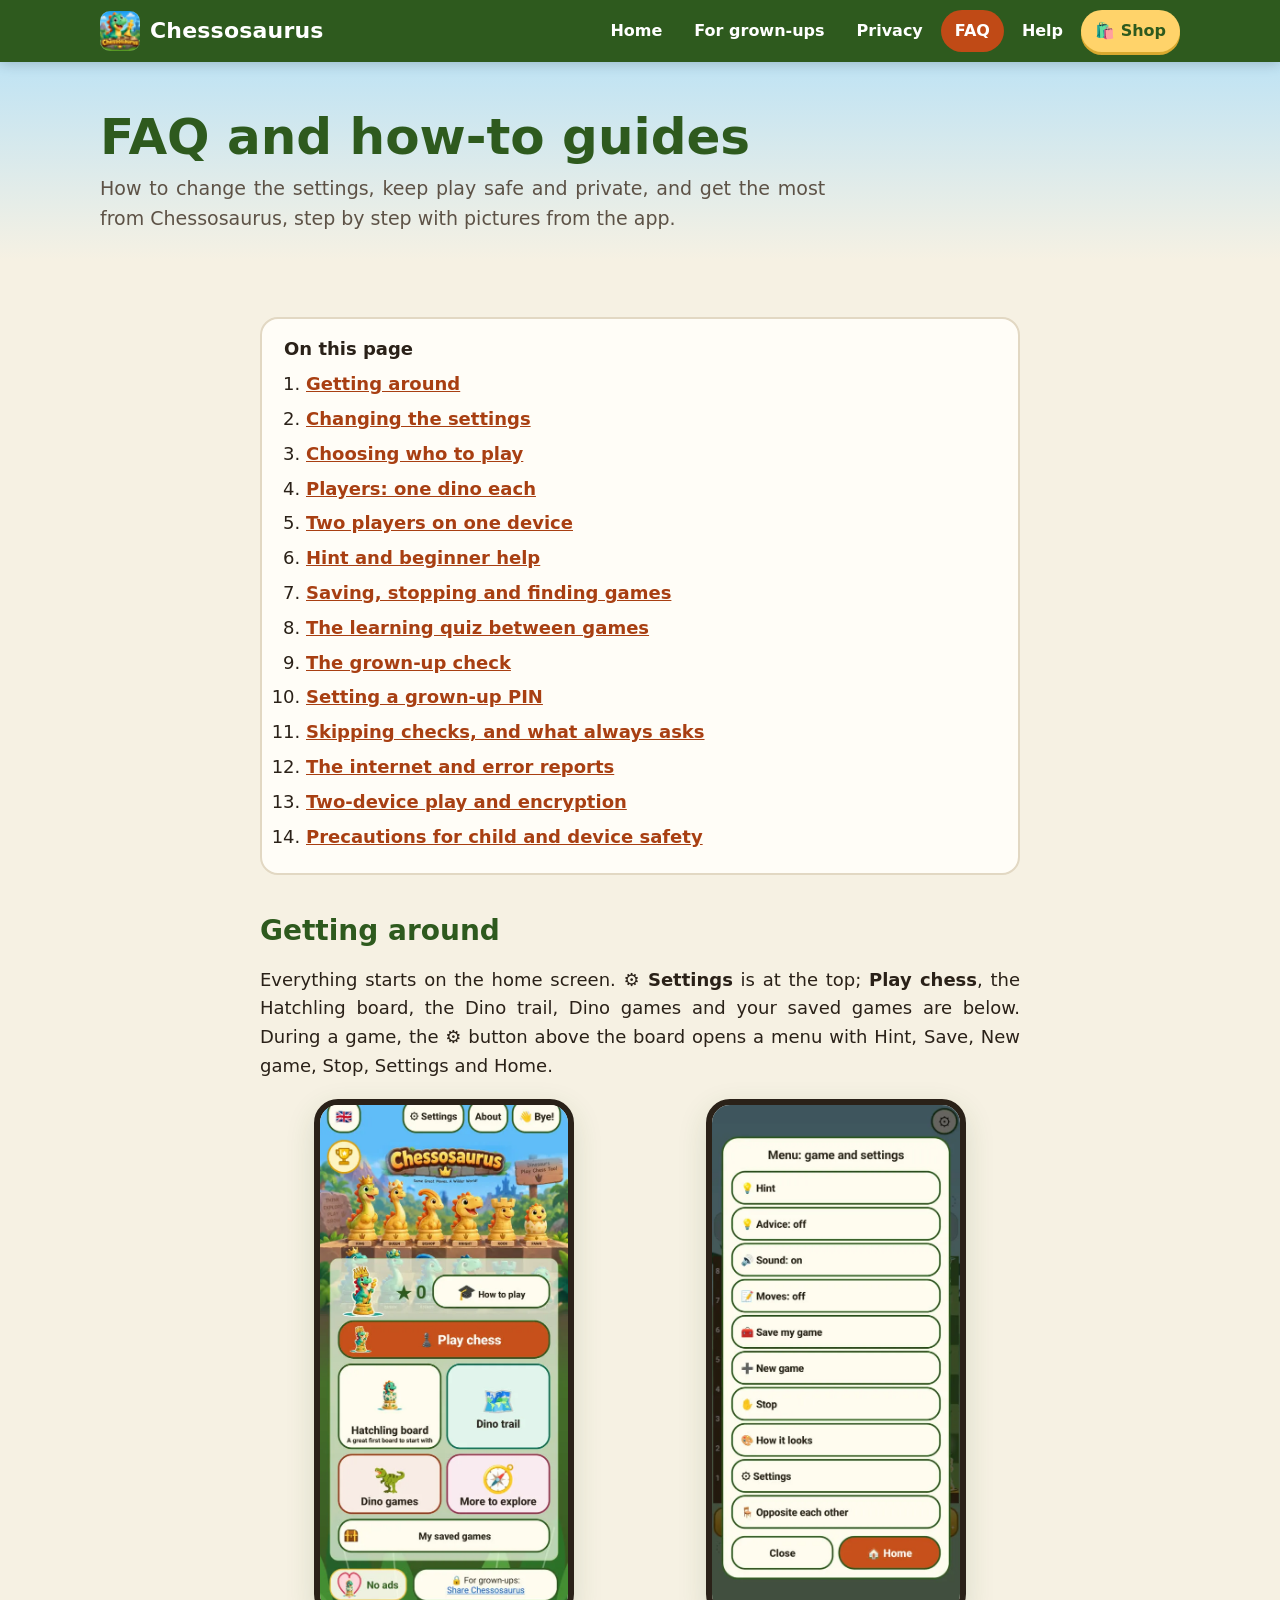
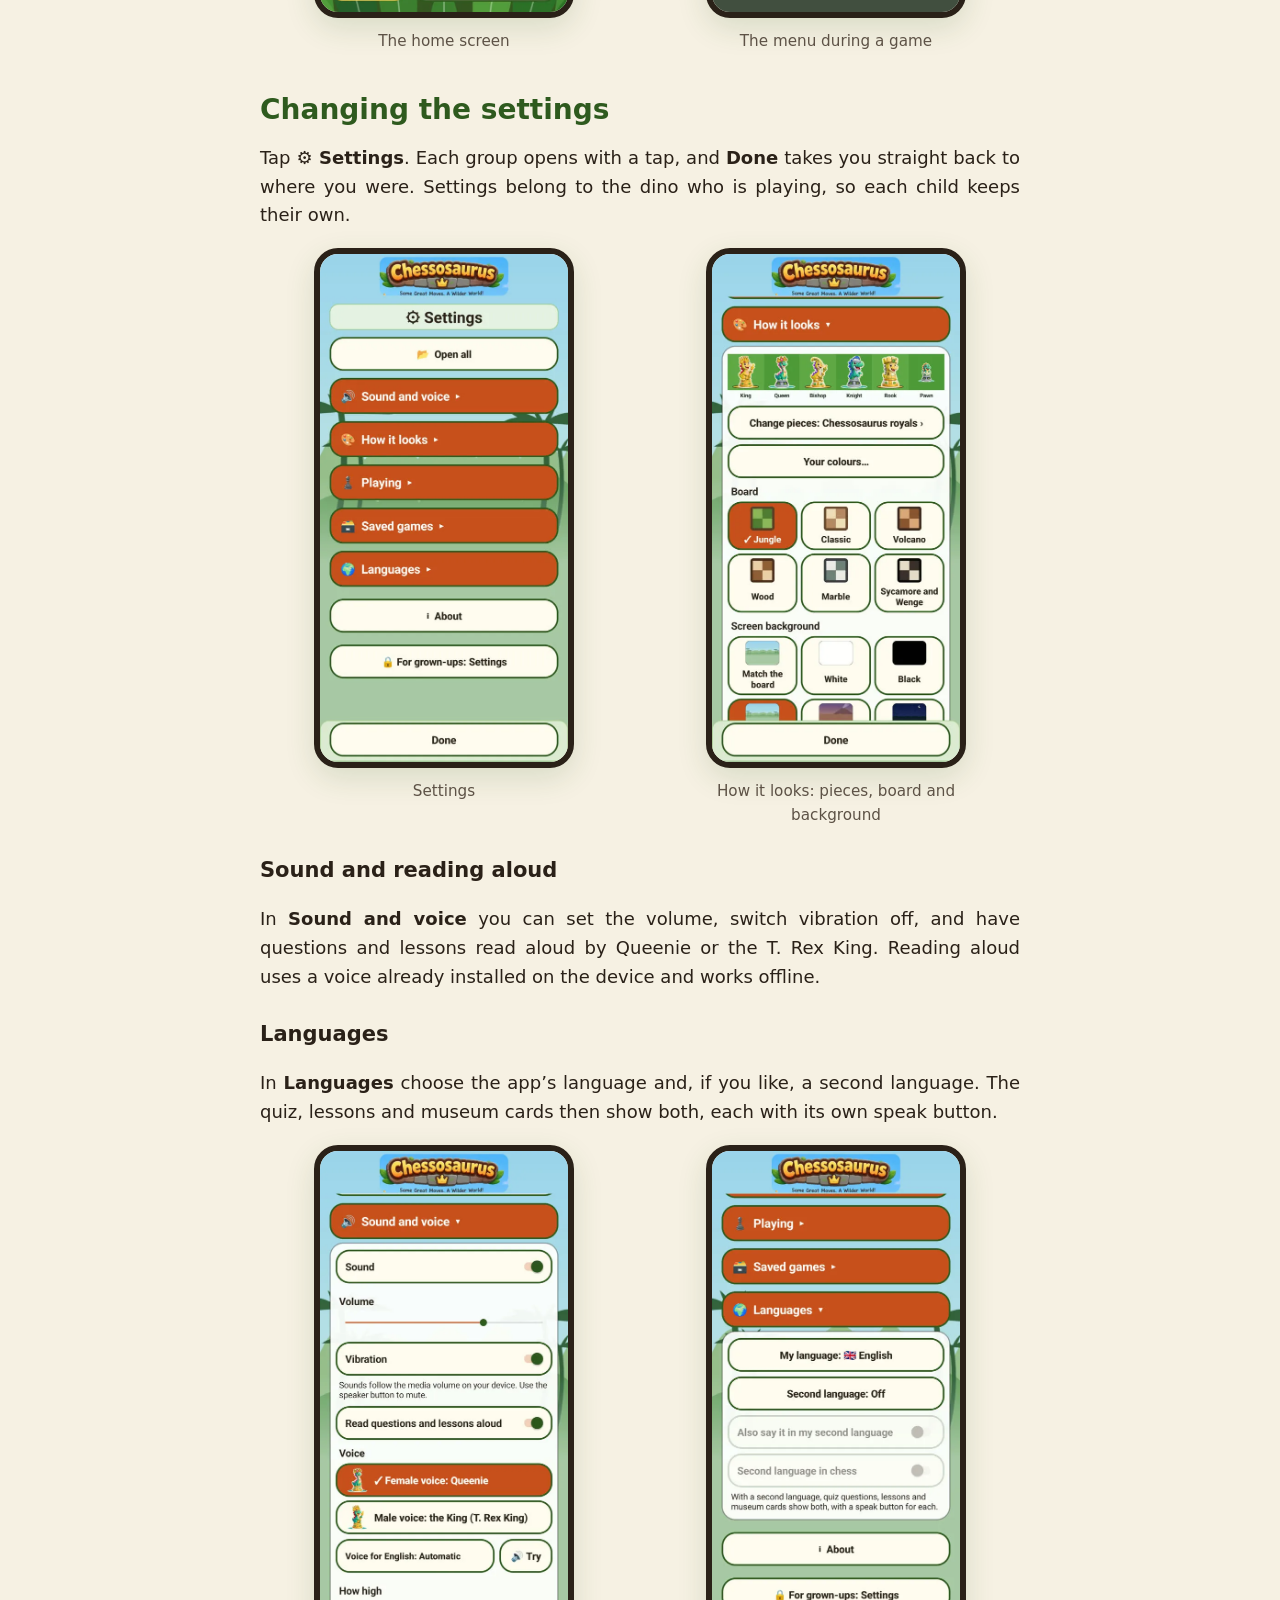
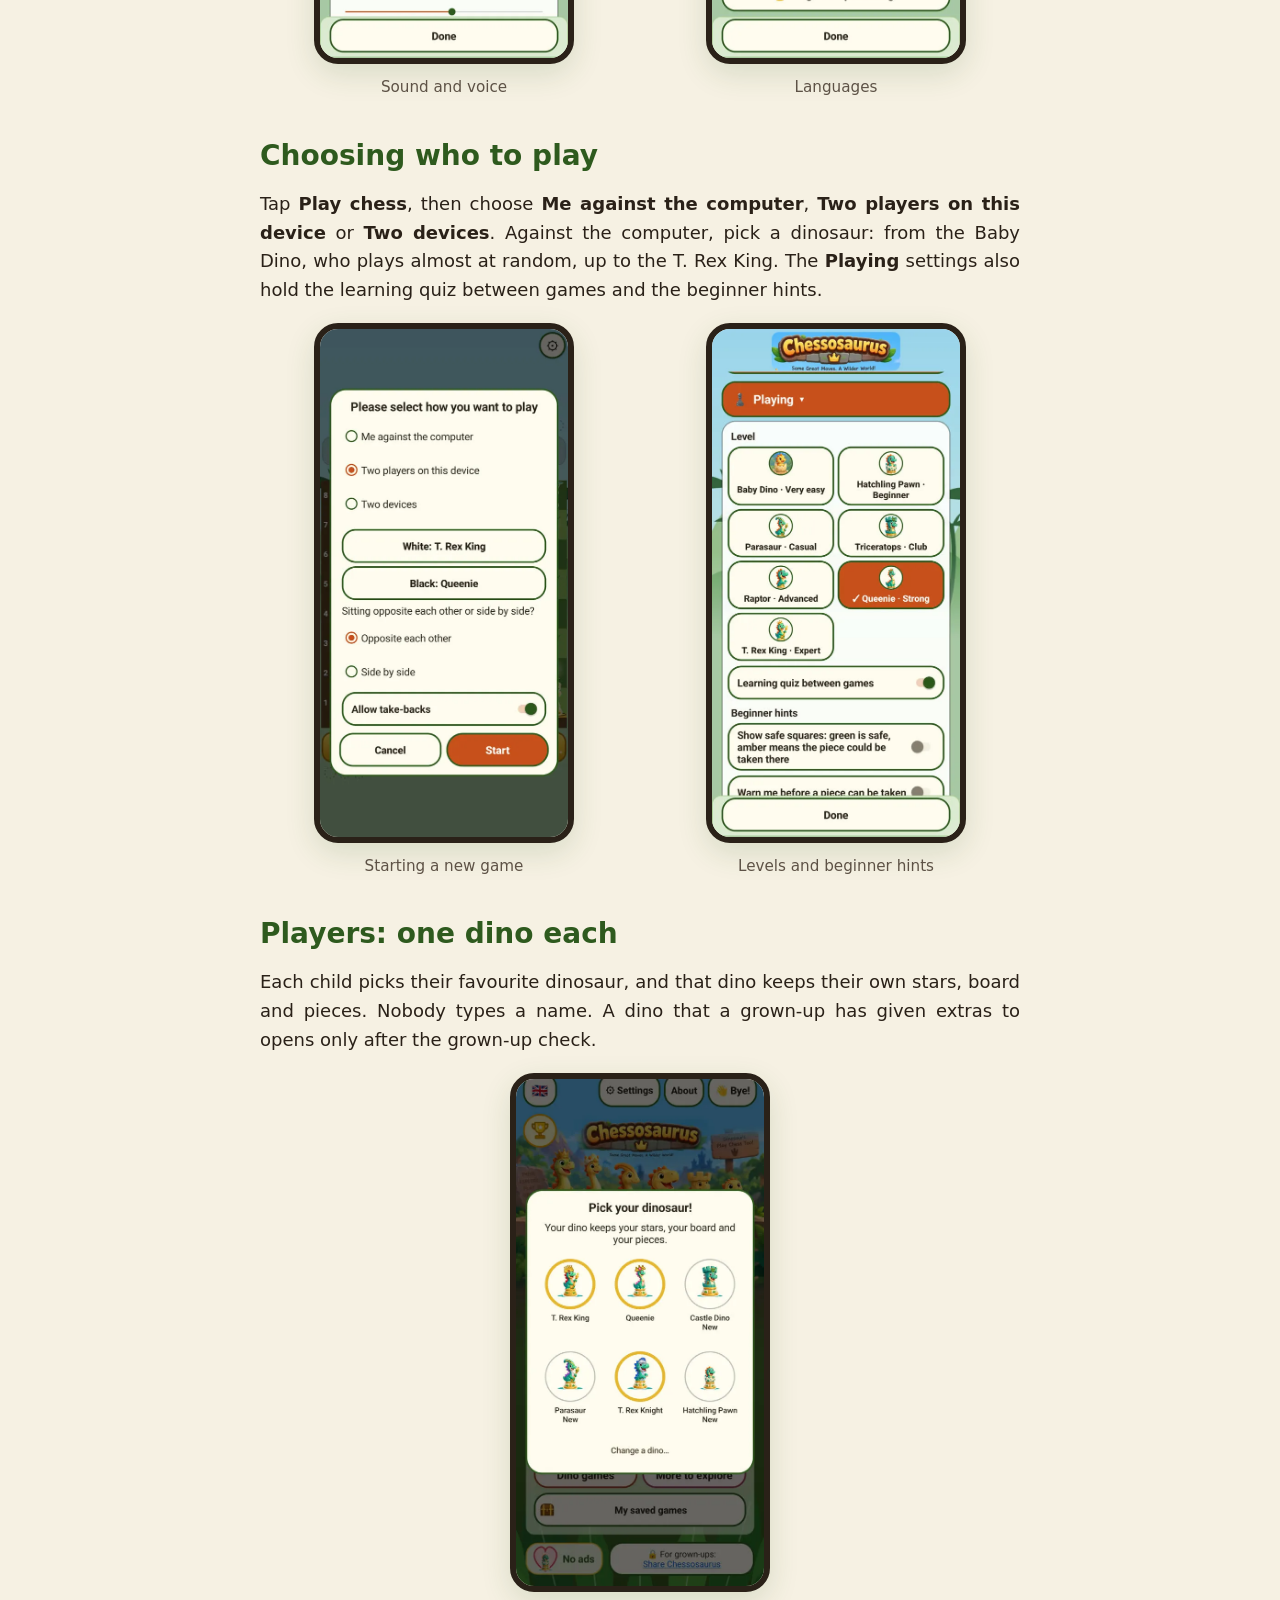
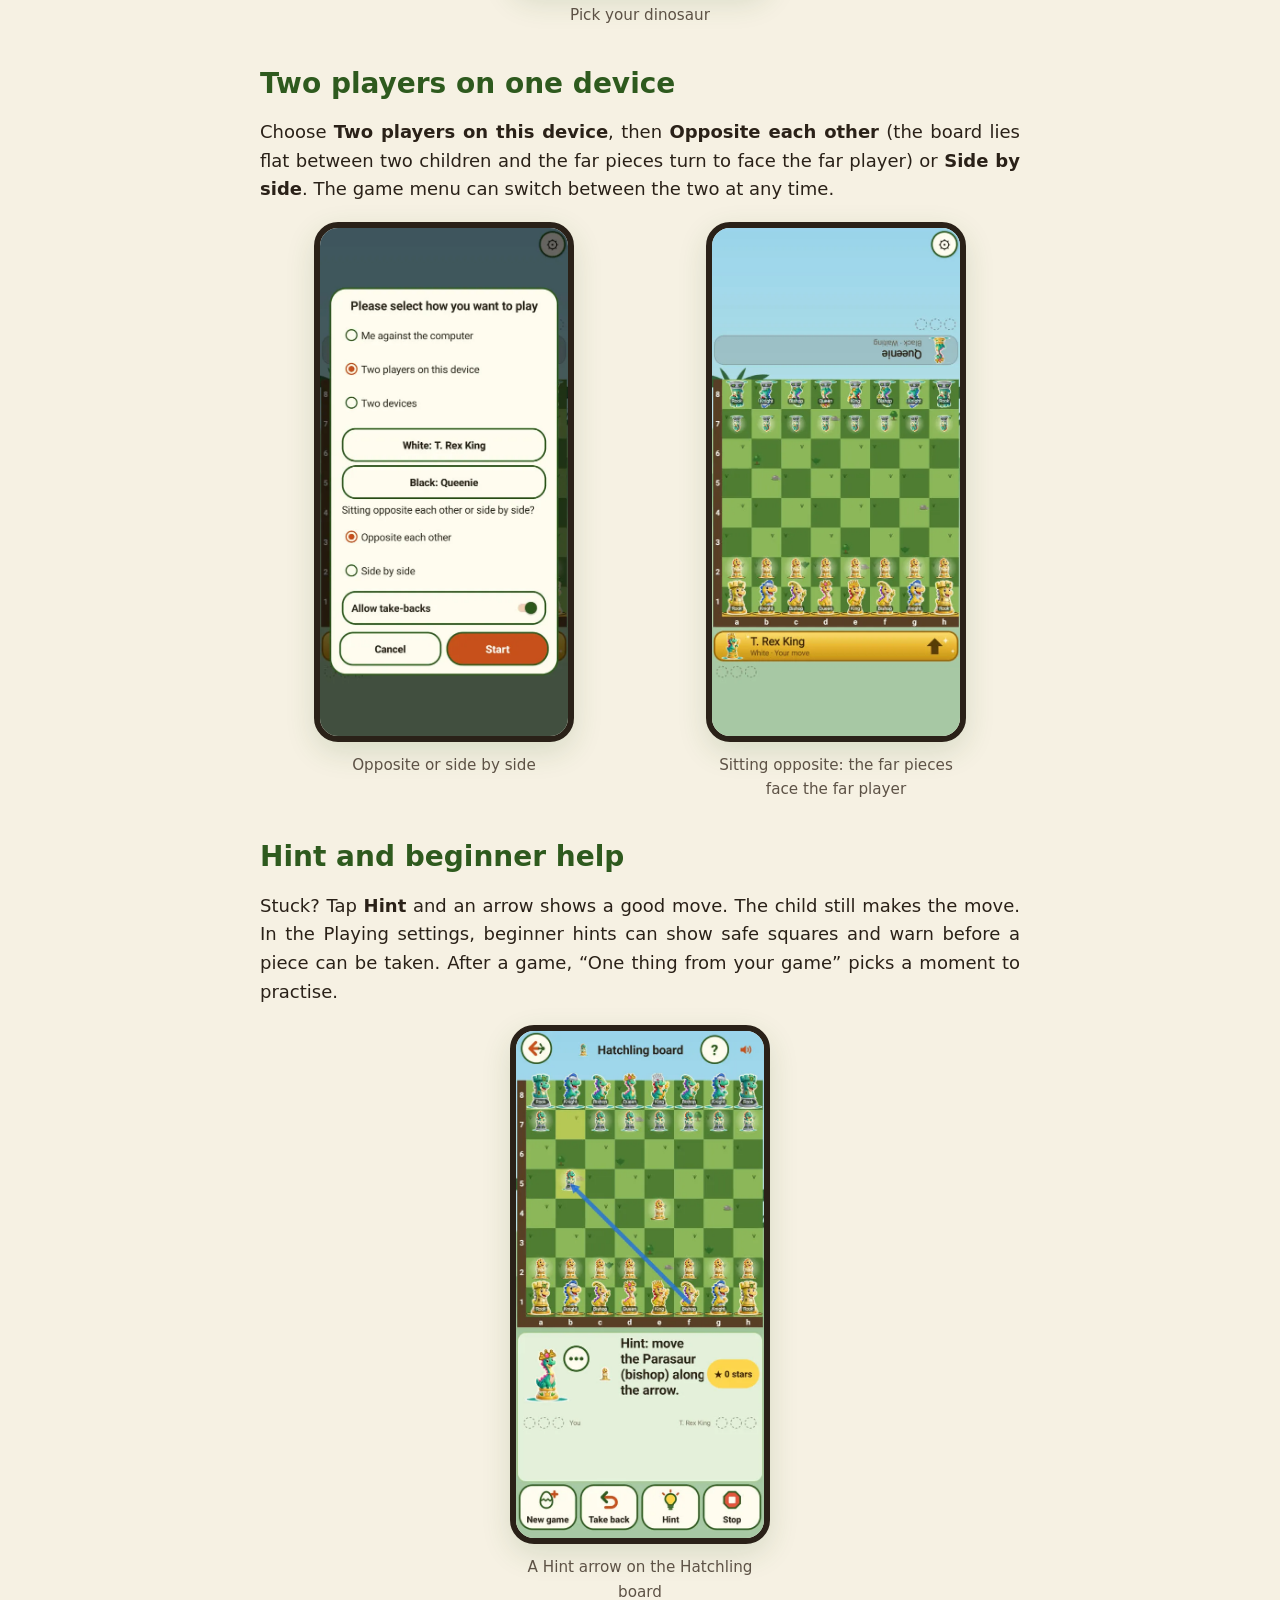
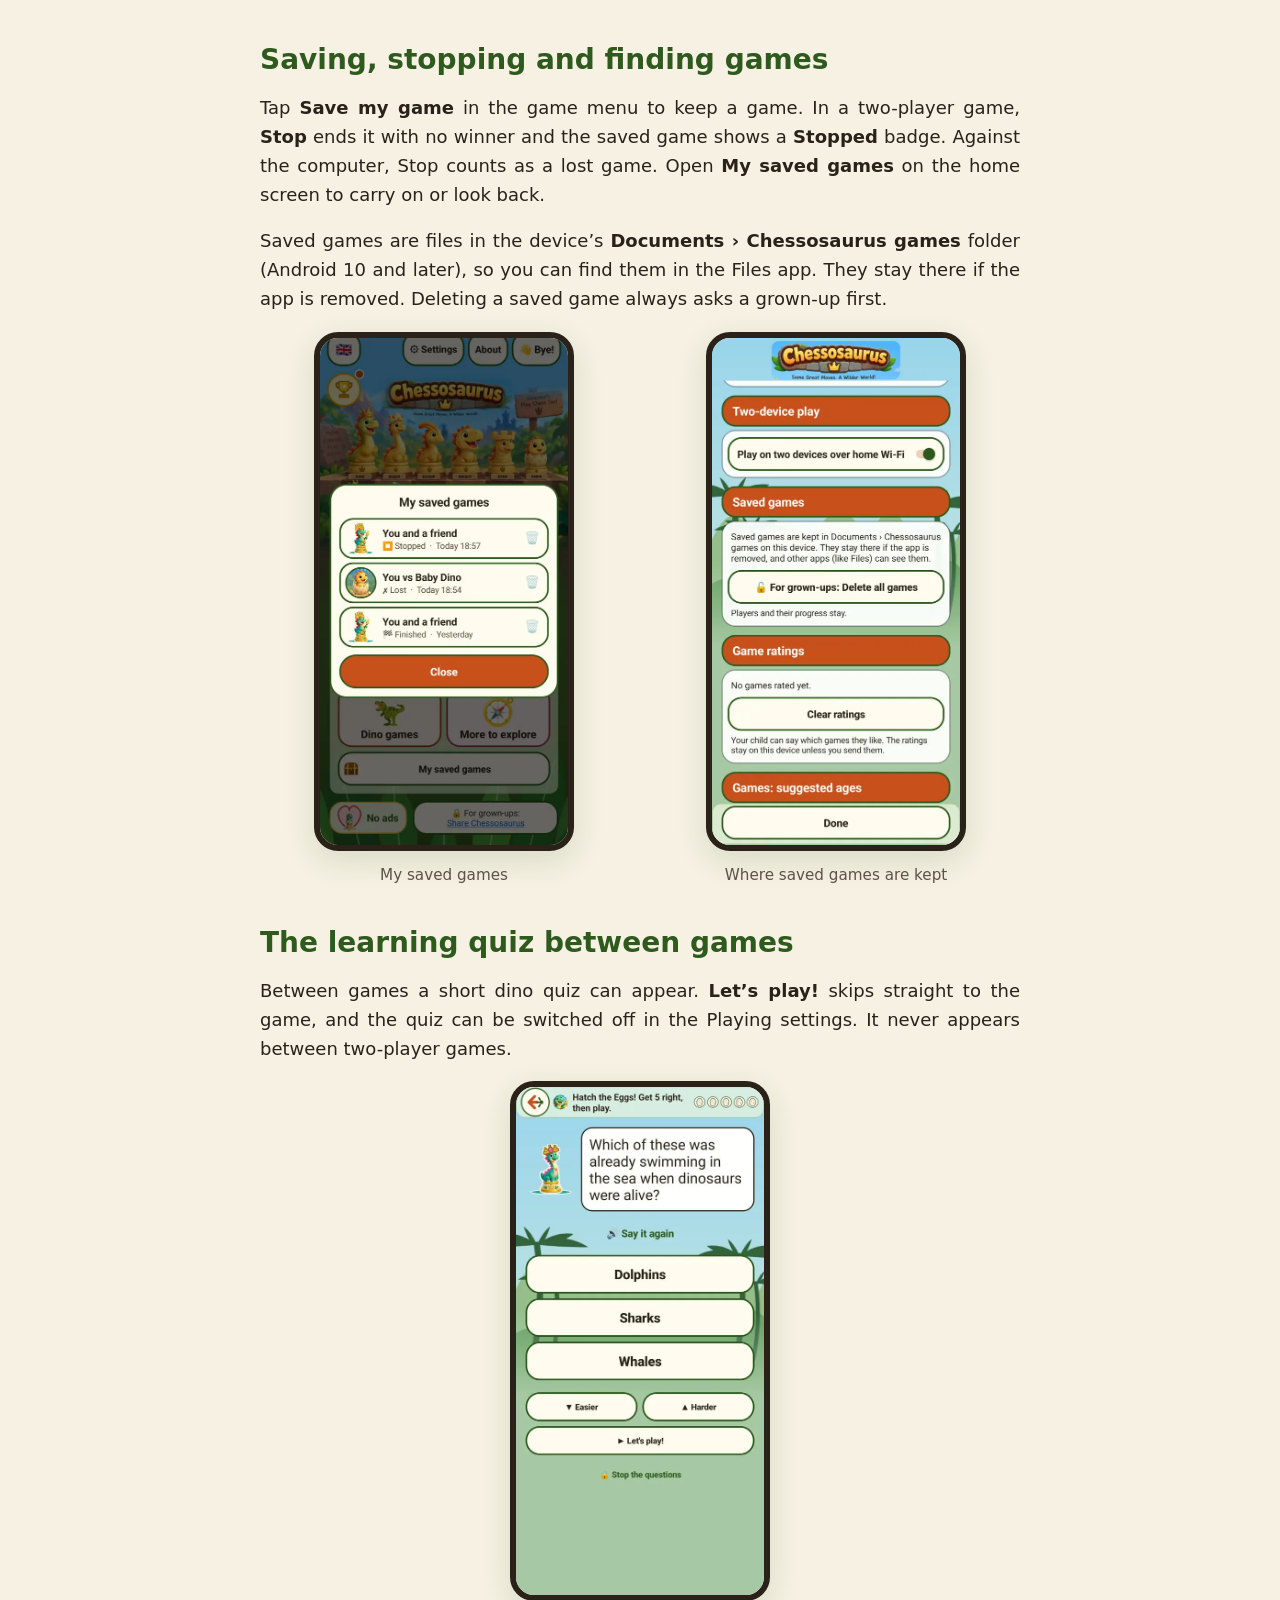
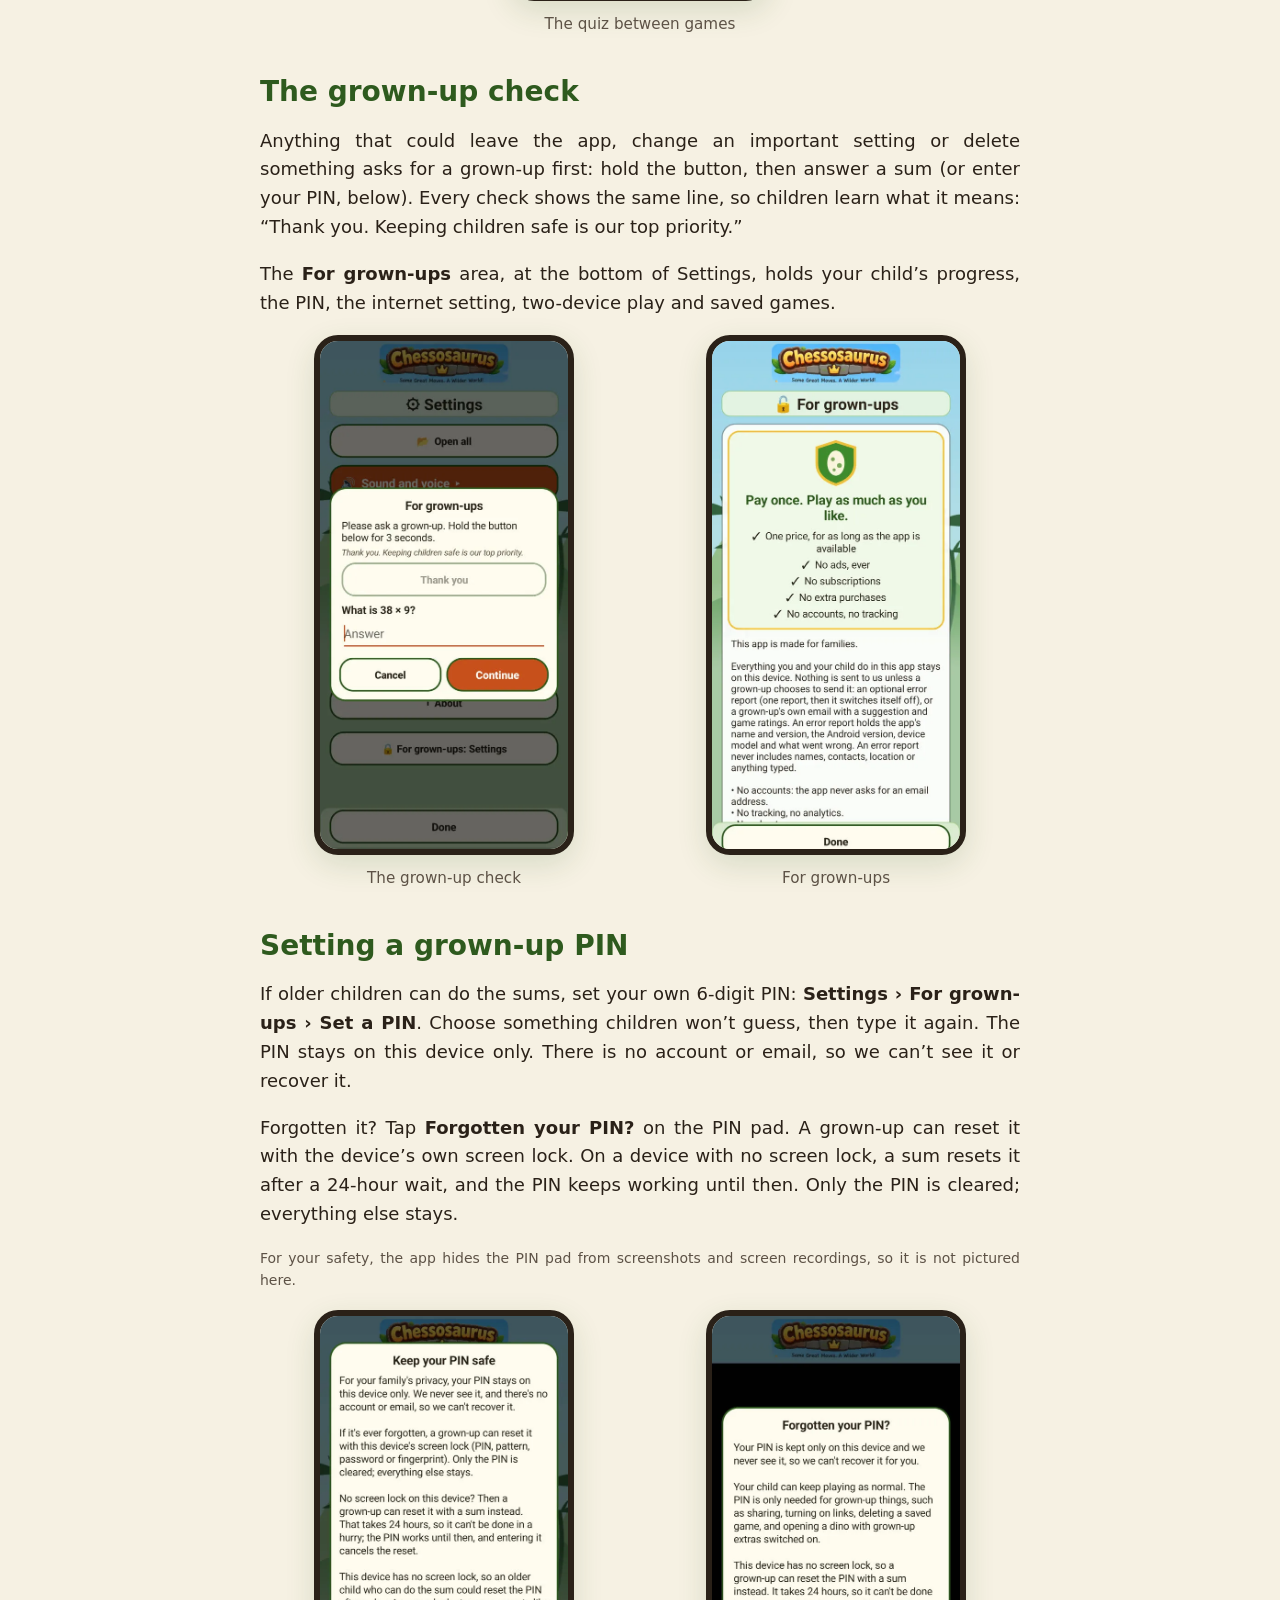
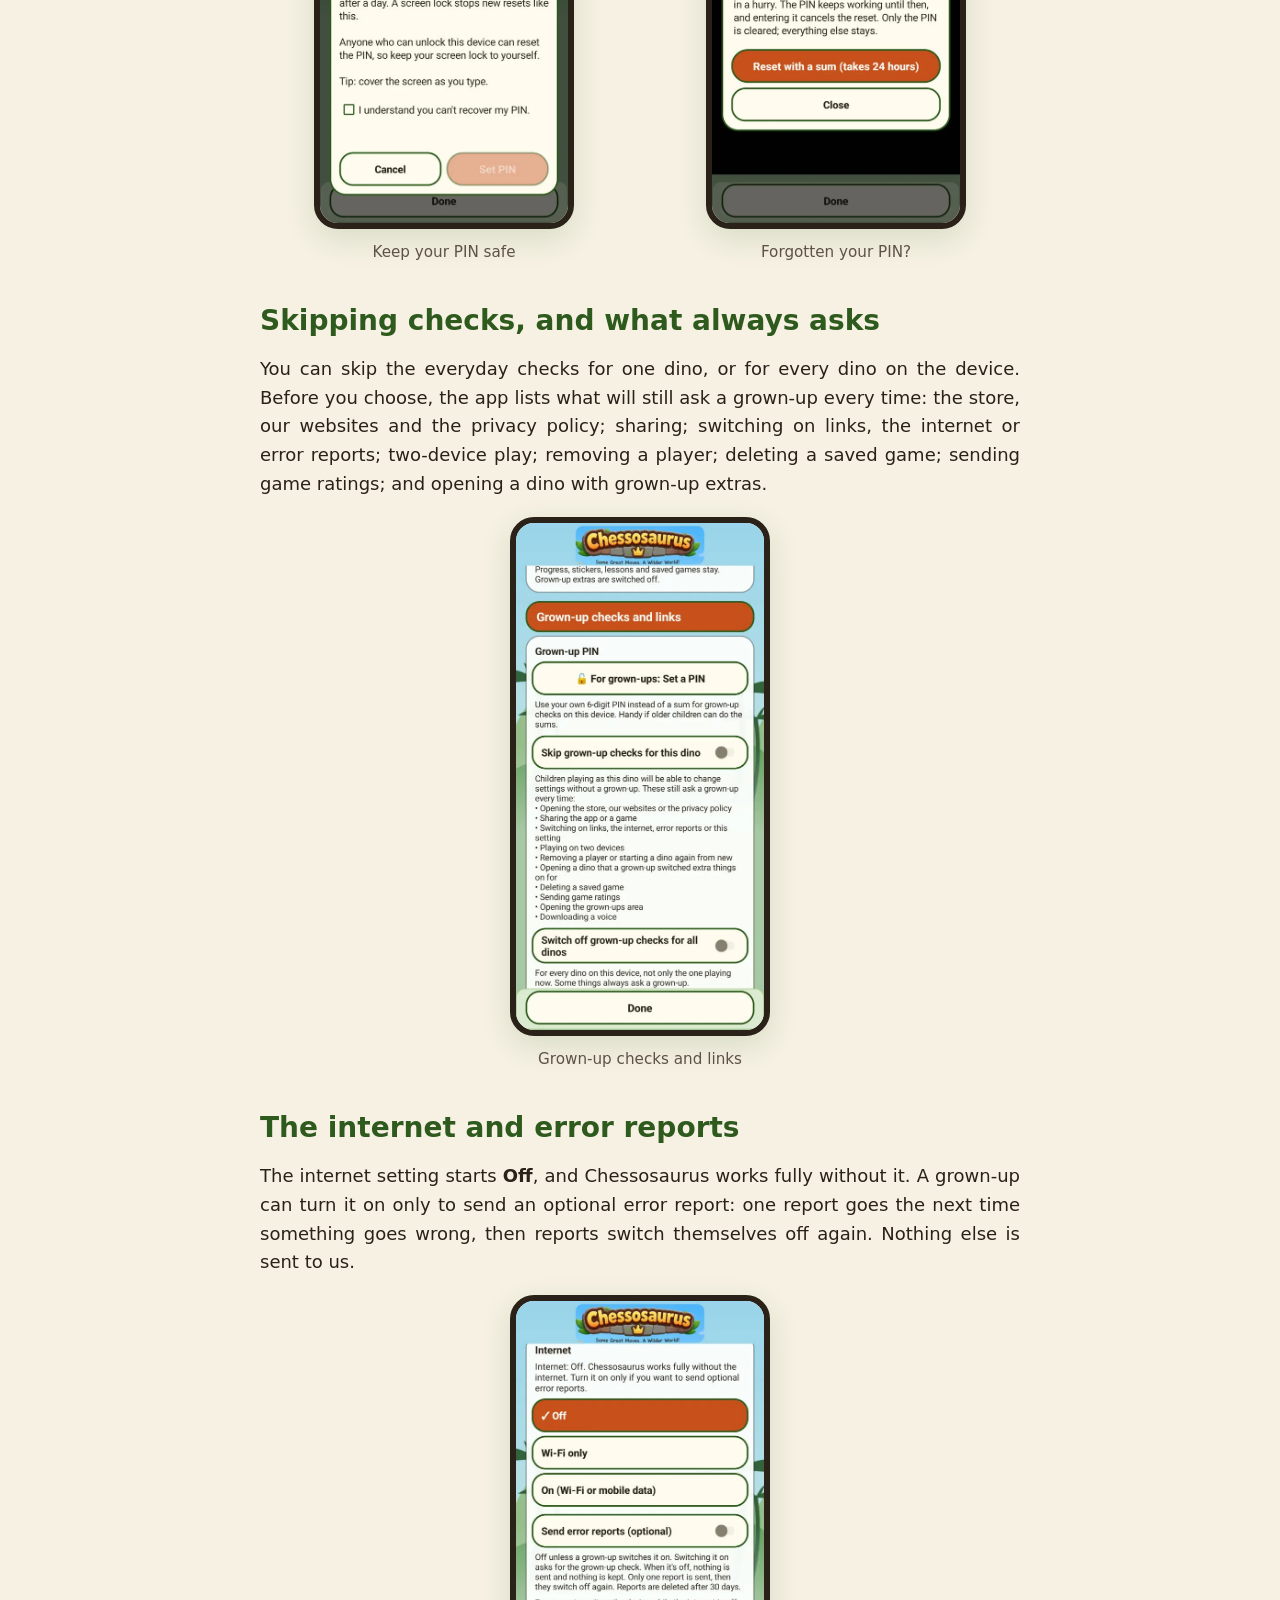
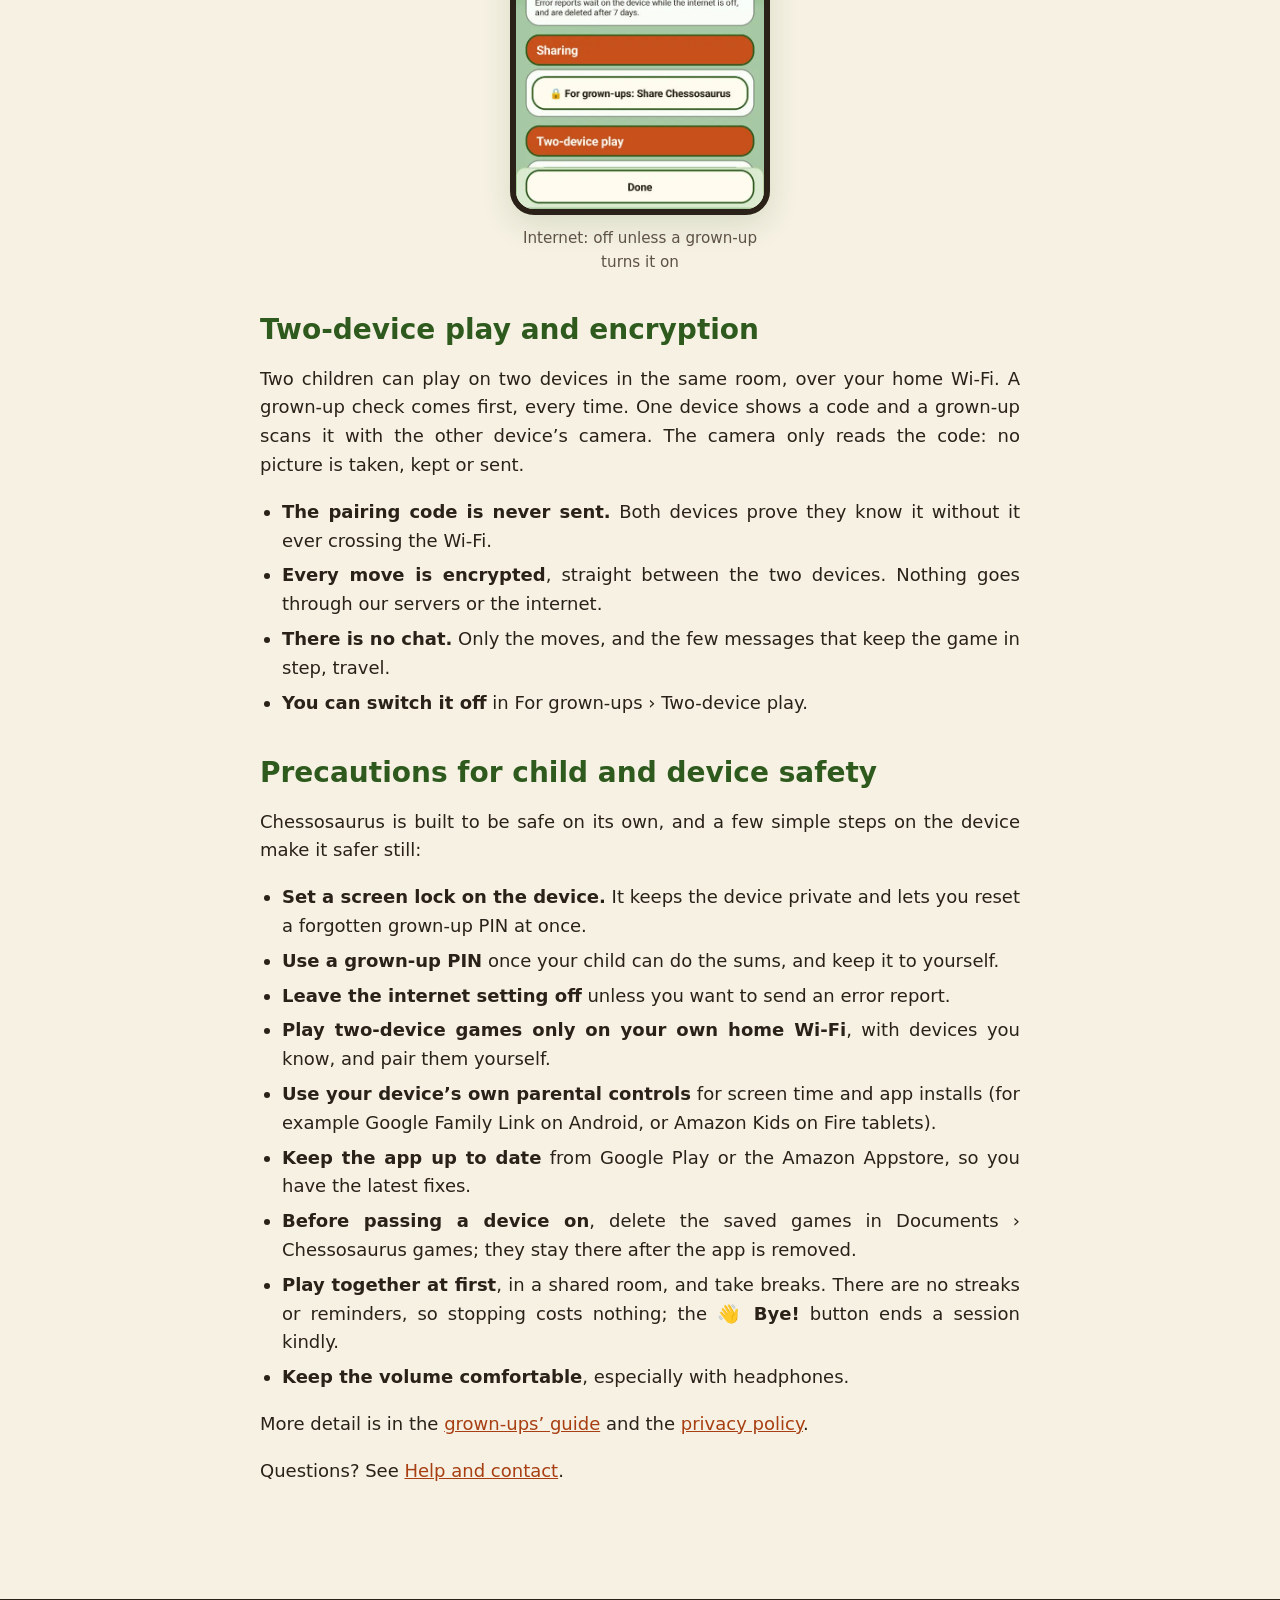
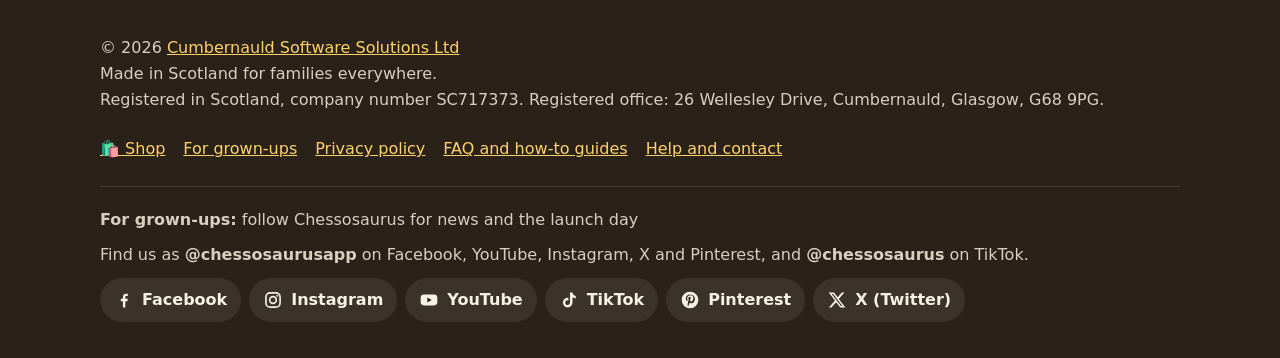
<file: faq.html>
<!doctype html>
<html lang="en-GB">
<head>
<meta charset="utf-8">
<meta name="viewport" content="width=device-width, initial-scale=1">
<meta name="color-scheme" content="only light">
<title>FAQ and how-to guides with pictures · Chessosaurus</title>
<meta name="description" content="Step-by-step Chessosaurus guides with pictures: settings, a grown-up PIN, two players on one device, saved games, and keeping play safe and private.">
<link rel="canonical" href="https://www.chessosaurus.com/faq.html">
<script type="application/ld+json">{"@context":"https://schema.org","@type":"BreadcrumbList","itemListElement":[{"@type":"ListItem","position":1,"name":"Chessosaurus","item":"https://www.chessosaurus.com/"},{"@type":"ListItem","position":2,"name":"FAQ and how-to guides","item":"https://www.chessosaurus.com/faq.html"}]}</script>
<meta property="og:type" content="website">
<meta property="og:site_name" content="Chessosaurus">
<meta property="og:locale" content="en_GB">
<meta property="og:title" content="Chessosaurus FAQ and how-to guides">
<meta property="og:description" content="Settings, the grown-up check and PIN, encrypted two-device play, saved games and safety tips, with pictures.">
<meta property="og:url" content="https://www.chessosaurus.com/faq.html">
<meta property="og:image" content="https://www.chessosaurus.com/img/share.jpg">
<meta property="og:image:width" content="1200">
<meta property="og:image:height" content="630">
<meta property="og:image:alt" content="The Chessosaurus icon: a smiling green dinosaur holding a golden chess king">
<meta name="twitter:card" content="summary_large_image">
<meta name="twitter:site" content="@chessosaurusapp">
<meta name="theme-color" content="#2e5a1e">
<link rel="icon" href="/favicon.ico" sizes="48x48">
<link rel="icon" href="/img/icon-192.png" type="image/png" sizes="192x192">
<link rel="apple-touch-icon" href="/img/icon-180.png">
<link rel="manifest" href="/site.webmanifest">
<link rel="stylesheet" href="style.css">
</head>
<body>
<a class="skip" href="#main">Skip to the main content</a>
<header class="site-head">
  <div class="wrap">
    <a class="brand" href="./"><img src="img/icon-32.png" srcset="img/icon-80.png 2x" alt="" width="40" height="40">Chessosaurus</a>
    <nav class="main-nav" aria-label="Main">
      <ul>
        <li><a href="./">Home</a></li>
        <li><a href="grown-ups.html"><span class="nav-full">For grown-ups</span><span class="nav-short">Grown-ups</span></a></li>
        <li><a href="privacy.html">Privacy</a></li>
        <li><a href="faq.html" aria-current="page">FAQ</a></li>
        <li><a href="help.html">Help</a></li>
        <li><a class="nav-shop" href="shop.html" aria-label="Shop"><span aria-hidden="true">🛍️</span><span class="nav-shop-text"> Shop</span></a></li>
      </ul>
    </nav>
  </div>
</header>

<main id="main">
  <div class="page-head">
    <div class="wrap">
      <h1>FAQ and how-to guides</h1>
      <p>How to change the settings, keep play safe and private, and get the most from Chessosaurus, step by step with pictures from the app.</p>
    </div>
  </div>

  <section>
    <div class="wrap prose">
      <nav class="toc" aria-label="On this page"><strong>On this page</strong><ol><li><a href="#getting-around">Getting around</a></li><li><a href="#settings">Changing the settings</a></li><li><a href="#playing">Choosing who to play</a></li><li><a href="#players">Players: one dino each</a></li><li><a href="#two-players">Two players on one device</a></li><li><a href="#hint">Hint and beginner help</a></li><li><a href="#saved-games">Saving, stopping and finding games</a></li><li><a href="#quiz">The learning quiz between games</a></li><li><a href="#check">The grown-up check</a></li><li><a href="#pin">Setting a grown-up PIN</a></li><li><a href="#skip">Skipping checks, and what always asks</a></li><li><a href="#internet">The internet and error reports</a></li><li><a href="#encryption">Two-device play and encryption</a></li><li><a href="#precautions">Precautions for child and device safety</a></li></ol></nav>
      <h2 id="getting-around">Getting around</h2>
<p>Everything starts on the home screen. <strong>⚙ Settings</strong> is at the top; <strong>Play chess</strong>, the Hatchling board, the Dino trail, Dino games and your saved games are below. During a game, the <strong>⚙</strong> button above the board opens a menu with Hint, Save, New game, Stop, Settings and Home.</p>
<div class="faq-shots"><figure class="frame faq-shot"><img src="img/faq/home.webp" alt="The Chessosaurus home screen, with Settings at the top and Play chess, Hatchling board, Dino trail and Dino games buttons" width="540" height="1105" loading="lazy"><figcaption>The home screen</figcaption></figure><figure class="frame faq-shot"><img src="img/faq/board-menu.webp" alt="The game menu, with Hint, Save my game, New game, Stop, Settings and Home" width="540" height="1105" loading="lazy"><figcaption>The menu during a game</figcaption></figure></div>
      <h2 id="settings">Changing the settings</h2>
<p>Tap <strong>⚙ Settings</strong>. Each group opens with a tap, and <strong>Done</strong> takes you straight back to where you were. Settings belong to the dino who is playing, so each child keeps their own.</p>
<div class="faq-shots"><figure class="frame faq-shot"><img src="img/faq/settings.webp" alt="The Settings screen with groups for sound, looks, playing, saved games and languages" width="540" height="1105" loading="lazy"><figcaption>Settings</figcaption></figure><figure class="frame faq-shot"><img src="img/faq/looks.webp" alt="How it looks: the pieces, the board and the screen background" width="540" height="1105" loading="lazy"><figcaption>How it looks: pieces, board and background</figcaption></figure></div>
<h3>Sound and reading aloud</h3>
<p>In <strong>Sound and voice</strong> you can set the volume, switch vibration off, and have questions and lessons read aloud by Queenie or the T. Rex King. Reading aloud uses a voice already installed on the device and works offline.</p>
<h3>Languages</h3>
<p>In <strong>Languages</strong> choose the app’s language and, if you like, a second language. The quiz, lessons and museum cards then show both, each with its own speak button.</p>
<div class="faq-shots"><figure class="frame faq-shot"><img src="img/faq/sound.webp" alt="Sound and voice settings: sound, volume, vibration and reading aloud" width="540" height="1105" loading="lazy"><figcaption>Sound and voice</figcaption></figure><figure class="frame faq-shot"><img src="img/faq/languages.webp" alt="Language settings: my language and a second language" width="540" height="1105" loading="lazy"><figcaption>Languages</figcaption></figure></div>
      <h2 id="playing">Choosing who to play</h2>
<p>Tap <strong>Play chess</strong>, then choose <strong>Me against the computer</strong>, <strong>Two players on this device</strong> or <strong>Two devices</strong>. Against the computer, pick a dinosaur: from the Baby Dino, who plays almost at random, up to the T. Rex King. The <strong>Playing</strong> settings also hold the learning quiz between games and the beginner hints.</p>
<div class="faq-shots"><figure class="frame faq-shot"><img src="img/faq/new-game.webp" alt="The new game box: me against the computer, two players on this device, or two devices" width="540" height="1105" loading="lazy"><figcaption>Starting a new game</figcaption></figure><figure class="frame faq-shot"><img src="img/faq/playing.webp" alt="Playing settings: the computer level, the quiz between games and beginner hints" width="540" height="1105" loading="lazy"><figcaption>Levels and beginner hints</figcaption></figure></div>
      <h2 id="players">Players: one dino each</h2>
<p>Each child picks their favourite dinosaur, and that dino keeps their own stars, board and pieces. Nobody types a name. A dino that a grown-up has given extras to opens only after the grown-up check.</p>
<div class="faq-shots"><figure class="frame faq-shot"><img src="img/faq/who.webp" alt="Pick your dinosaur: the T. Rex King, Queenie and other royals" width="540" height="1105" loading="lazy"><figcaption>Pick your dinosaur</figcaption></figure></div>
      <h2 id="two-players">Two players on one device</h2>
<p>Choose <strong>Two players on this device</strong>, then <strong>Opposite each other</strong> (the board lies flat between two children and the far pieces turn to face the far player) or <strong>Side by side</strong>. The game menu can switch between the two at any time.</p>
<div class="faq-shots"><figure class="frame faq-shot"><img src="img/faq/new-game-two.webp" alt="Two players on this device: opposite each other or side by side" width="540" height="1105" loading="lazy"><figcaption>Opposite or side by side</figcaption></figure><figure class="frame faq-shot"><img src="img/faq/two-opposite.webp" alt="A two-player game with the far pieces turned to face the far player" width="540" height="1105" loading="lazy"><figcaption>Sitting opposite: the far pieces face the far player</figcaption></figure></div>
      <h2 id="hint">Hint and beginner help</h2>
<p>Stuck? Tap <strong>Hint</strong> and an arrow shows a good move. The child still makes the move. In the Playing settings, beginner hints can show safe squares and warn before a piece can be taken. After a game, “One thing from your game” picks a moment to practise.</p>
<div class="faq-shots"><figure class="frame faq-shot"><img src="img/faq/hint.webp" alt="The Hatchling board with a Hint arrow showing a move for the Parasaur" width="540" height="1105" loading="lazy"><figcaption>A Hint arrow on the Hatchling board</figcaption></figure></div>
      <h2 id="saved-games">Saving, stopping and finding games</h2>
<p>Tap <strong>Save my game</strong> in the game menu to keep a game. In a two-player game, <strong>Stop</strong> ends it with no winner and the saved game shows a <strong>Stopped</strong> badge. Against the computer, Stop counts as a lost game. Open <strong>My saved games</strong> on the home screen to carry on or look back.</p>
<p>Saved games are files in the device’s <strong>Documents › Chessosaurus games</strong> folder (Android 10 and later), so you can find them in the Files app. They stay there if the app is removed. Deleting a saved game always asks a grown-up first.</p>
<div class="faq-shots"><figure class="frame faq-shot"><img src="img/faq/saved-games.webp" alt="My saved games, with Stopped, Lost and Finished badges" width="540" height="1105" loading="lazy"><figcaption>My saved games</figcaption></figure><figure class="frame faq-shot"><img src="img/faq/saved-games-folder.webp" alt="The grown-ups area: where saved games are kept, and Delete all games" width="540" height="1105" loading="lazy"><figcaption>Where saved games are kept</figcaption></figure></div>
      <h2 id="quiz">The learning quiz between games</h2>
<p>Between games a short dino quiz can appear. <strong>Let’s play!</strong> skips straight to the game, and the quiz can be switched off in the Playing settings. It never appears between two-player games.</p>
<div class="faq-shots"><figure class="frame faq-shot"><img src="img/faq/quiz.webp" alt="A dino quiz question between games, with a Let’s play button" width="540" height="1105" loading="lazy"><figcaption>The quiz between games</figcaption></figure></div>
      <h2 id="check">The grown-up check</h2>
<p>Anything that could leave the app, change an important setting or delete something asks for a grown-up first: hold the button, then answer a sum (or enter your PIN, below). Every check shows the same line, so children learn what it means: “Thank you. Keeping children safe is our top priority.”</p>
<p>The <strong>For grown-ups</strong> area, at the bottom of Settings, holds your child’s progress, the PIN, the internet setting, two-device play and saved games.</p>
<div class="faq-shots"><figure class="frame faq-shot"><img src="img/faq/check-sum.webp" alt="The grown-up check: hold the button, then answer a sum" width="540" height="1105" loading="lazy"><figcaption>The grown-up check</figcaption></figure><figure class="frame faq-shot"><img src="img/faq/grownups.webp" alt="The For grown-ups area: pay once, no ads, no subscriptions, no extra purchases, no accounts, no tracking" width="540" height="1105" loading="lazy"><figcaption>For grown-ups</figcaption></figure></div>
      <h2 id="pin">Setting a grown-up PIN</h2>
<p>If older children can do the sums, set your own 6-digit PIN: <strong>Settings › For grown-ups › Set a PIN</strong>. Choose something children won’t guess, then type it again. The PIN stays on this device only. There is no account or email, so we can’t see it or recover it.</p>
<p>Forgotten it? Tap <strong>Forgotten your PIN?</strong> on the PIN pad. A grown-up can reset it with the device’s own screen lock. On a device with no screen lock, a sum resets it after a 24-hour wait, and the PIN keeps working until then. Only the PIN is cleared; everything else stays.</p>
<p class="small-note">For your safety, the app hides the PIN pad from screenshots and screen recordings, so it is not pictured here.</p>
<div class="faq-shots"><figure class="frame faq-shot"><img src="img/faq/pin-keep-safe.webp" alt="Keep your PIN safe: it stays on this device and can be reset with the screen lock" width="540" height="1105" loading="lazy"><figcaption>Keep your PIN safe</figcaption></figure><figure class="frame faq-shot"><img src="img/faq/pin-forgotten.webp" alt="Forgotten your PIN: reset it with the screen lock, or with a sum that takes 24 hours" width="540" height="1105" loading="lazy"><figcaption>Forgotten your PIN?</figcaption></figure></div>
      <h2 id="skip">Skipping checks, and what always asks</h2>
<p>You can skip the everyday checks for one dino, or for every dino on the device. Before you choose, the app lists what will still ask a grown-up every time: the store, our websites and the privacy policy; sharing; switching on links, the internet or error reports; two-device play; removing a player; deleting a saved game; sending game ratings; and opening a dino with grown-up extras.</p>
<div class="faq-shots"><figure class="frame faq-shot"><img src="img/faq/checks.webp" alt="Grown-up checks and links: set a PIN, skip checks for this dino or for all dinos, and the list of what always asks" width="540" height="1105" loading="lazy"><figcaption>Grown-up checks and links</figcaption></figure></div>
      <h2 id="internet">The internet and error reports</h2>
<p>The internet setting starts <strong>Off</strong>, and Chessosaurus works fully without it. A grown-up can turn it on only to send an optional error report: one report goes the next time something goes wrong, then reports switch themselves off again. Nothing else is sent to us.</p>
<div class="faq-shots"><figure class="frame faq-shot"><img src="img/faq/internet.webp" alt="Internet and error reports: Off, Wi-Fi only, or On, and the optional error reports switch" width="540" height="1105" loading="lazy"><figcaption>Internet: off unless a grown-up turns it on</figcaption></figure></div>
      <h2 id="encryption">Two-device play and encryption</h2>
<p>Two children can play on two devices in the same room, over your home Wi-Fi. A grown-up check comes first, every time. One device shows a code and a grown-up scans it with the other device’s camera. The camera only reads the code: no picture is taken, kept or sent.</p>
<ul>
<li><strong>The pairing code is never sent.</strong> Both devices prove they know it without it ever crossing the Wi-Fi.</li>
<li><strong>Every move is encrypted</strong>, straight between the two devices. Nothing goes through our servers or the internet.</li>
<li><strong>There is no chat.</strong> Only the moves, and the few messages that keep the game in step, travel.</li>
<li><strong>You can switch it off</strong> in For grown-ups › Two-device play.</li>
</ul>
      <h2 id="precautions">Precautions for child and device safety</h2>
<p>Chessosaurus is built to be safe on its own, and a few simple steps on the device make it safer still:</p>
<ul>
<li><strong>Set a screen lock on the device.</strong> It keeps the device private and lets you reset a forgotten grown-up PIN at once.</li>
<li><strong>Use a grown-up PIN</strong> once your child can do the sums, and keep it to yourself.</li>
<li><strong>Leave the internet setting off</strong> unless you want to send an error report.</li>
<li><strong>Play two-device games only on your own home Wi-Fi</strong>, with devices you know, and pair them yourself.</li>
<li><strong>Use your device’s own parental controls</strong> for screen time and app installs (for example Google Family Link on Android, or Amazon Kids on Fire tablets).</li>
<li><strong>Keep the app up to date</strong> from Google Play or the Amazon Appstore, so you have the latest fixes.</li>
<li><strong>Before passing a device on</strong>, delete the saved games in Documents › Chessosaurus games; they stay there after the app is removed.</li>
<li><strong>Play together at first</strong>, in a shared room, and take breaks. There are no streaks or reminders, so stopping costs nothing; the <strong>👋 Bye!</strong> button ends a session kindly.</li>
<li><strong>Keep the volume comfortable</strong>, especially with headphones.</li>
</ul>
<p>More detail is in the <a href="grown-ups.html">grown-ups’ guide</a> and the <a href="privacy.html">privacy policy</a>.</p>
      <p>Questions? See <a href="help.html">Help and contact</a>.</p>
    </div>
  </section>
</main>

<footer class="site-foot">
  <div class="wrap">
    <div>© 2026 <a href="https://cumbernauldsoftwaresolutions.com/">Cumbernauld Software Solutions Ltd</a><br>Made in Scotland for families everywhere.<br>Registered in Scotland, company number SC717373. Registered office: 26 Wellesley Drive, Cumbernauld, Glasgow, G68 9PG.</div>
    <ul>
      <li><a href="shop.html">🛍️ Shop</a></li>
      <li><a href="grown-ups.html">For grown-ups</a></li>
      <li><a href="privacy.html">Privacy policy</a></li>
      <li><a href="faq.html">FAQ and how-to guides</a></li>
      <li><a href="help.html">Help and contact</a></li>
    </ul>
    <nav class="follow" id="follow" aria-label="Follow Chessosaurus">
      <p class="follow-label"><strong>For grown-ups:</strong> follow Chessosaurus for news and the launch day</p>
      <p class="follow-label">Find us as <strong>@chessosaurusapp</strong> on Facebook, YouTube, Instagram, X and Pinterest, and <strong>@chessosaurus</strong> on TikTok.</p>
      <ul>
        <li><a href="https://www.facebook.com/chessosaurusapp" rel="noopener noreferrer" aria-label="Facebook (opens the Facebook website)"><svg aria-hidden="true" focusable="false" width="20" height="20"><use href="img/social.svg#facebook"></use></svg><span>Facebook</span></a></li>
        <li><a href="https://www.instagram.com/chessosaurusapp/" rel="noopener noreferrer" aria-label="Instagram (opens the Instagram website)"><svg aria-hidden="true" focusable="false" width="20" height="20"><use href="img/social.svg#instagram"></use></svg><span>Instagram</span></a></li>
        <li><a href="https://www.youtube.com/@chessosaurusapp" rel="noopener noreferrer" aria-label="YouTube (opens the YouTube website)"><svg aria-hidden="true" focusable="false" width="20" height="20"><use href="img/social.svg#youtube"></use></svg><span>YouTube</span></a></li>
        <li><a href="https://www.tiktok.com/@chessosaurus" rel="noopener noreferrer" aria-label="TikTok (opens the TikTok website)"><svg aria-hidden="true" focusable="false" width="20" height="20"><use href="img/social.svg#tiktok"></use></svg><span>TikTok</span></a></li><li><a href="https://www.pinterest.com/chessosaurusapp/" rel="noopener noreferrer" aria-label="Pinterest (opens the Pinterest website)"><svg aria-hidden="true" focusable="false" width="20" height="20"><use href="img/social.svg#pinterest"></use></svg><span>Pinterest</span></a></li>
        <li><a href="https://x.com/chessosaurusapp" rel="noopener noreferrer" aria-label="X (Twitter) (opens the X website)"><svg aria-hidden="true" focusable="false" width="20" height="20"><use href="img/social.svg#x"></use></svg><span>X (Twitter)</span></a></li>
      </ul>
    </nav>
  </div>
</footer>
</body>
</html>
</file>
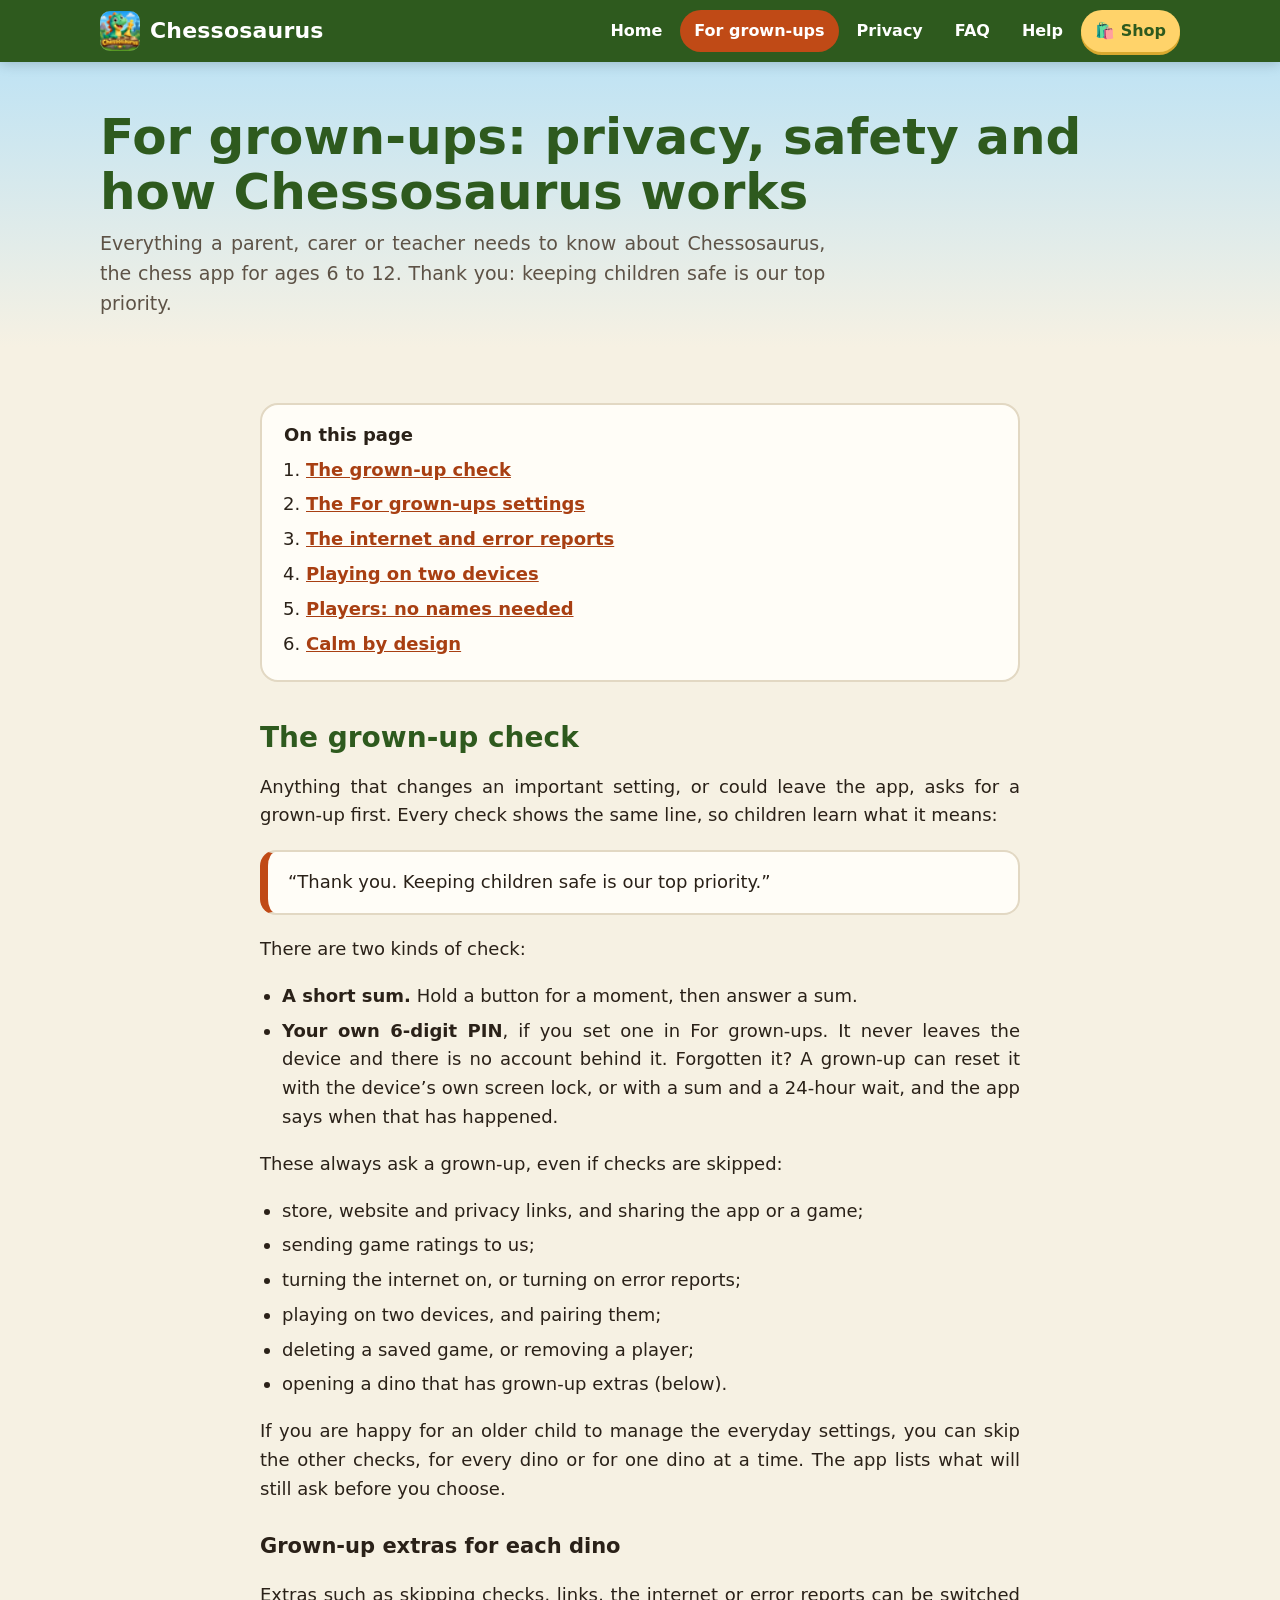
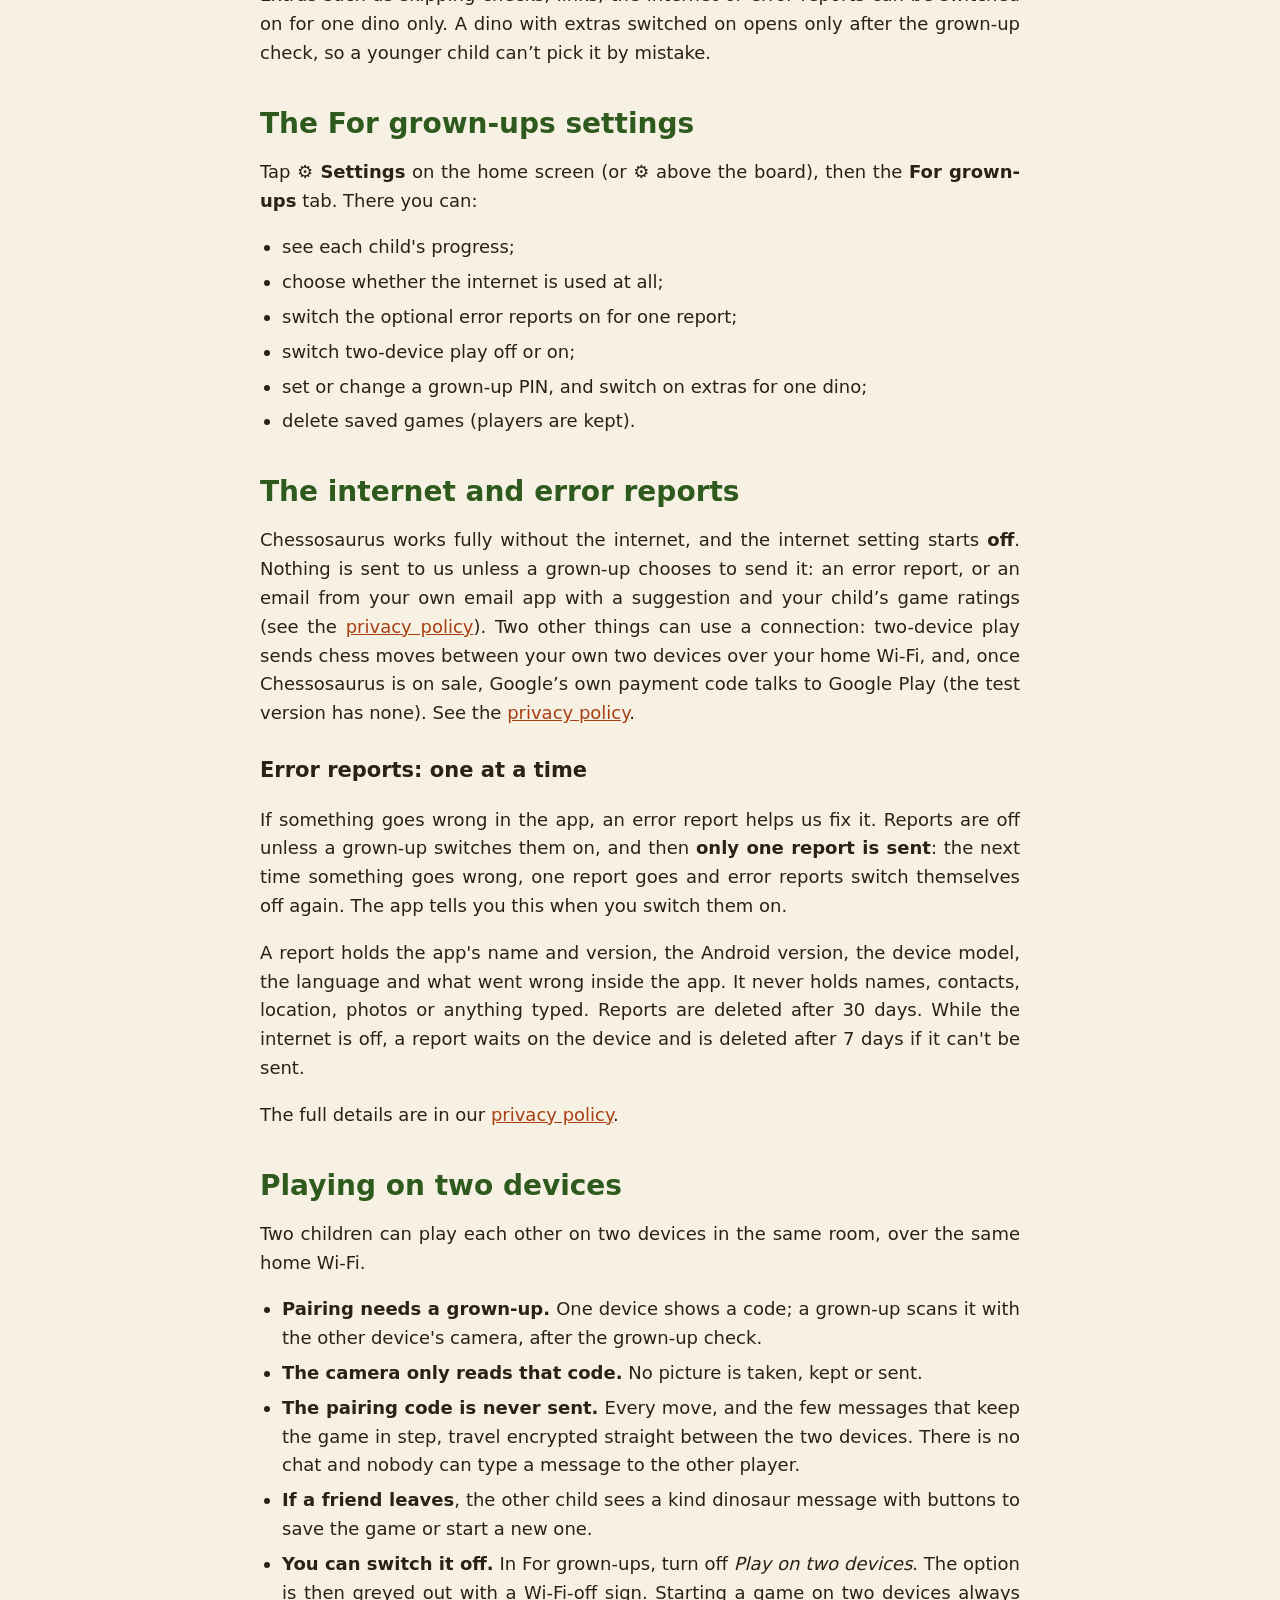
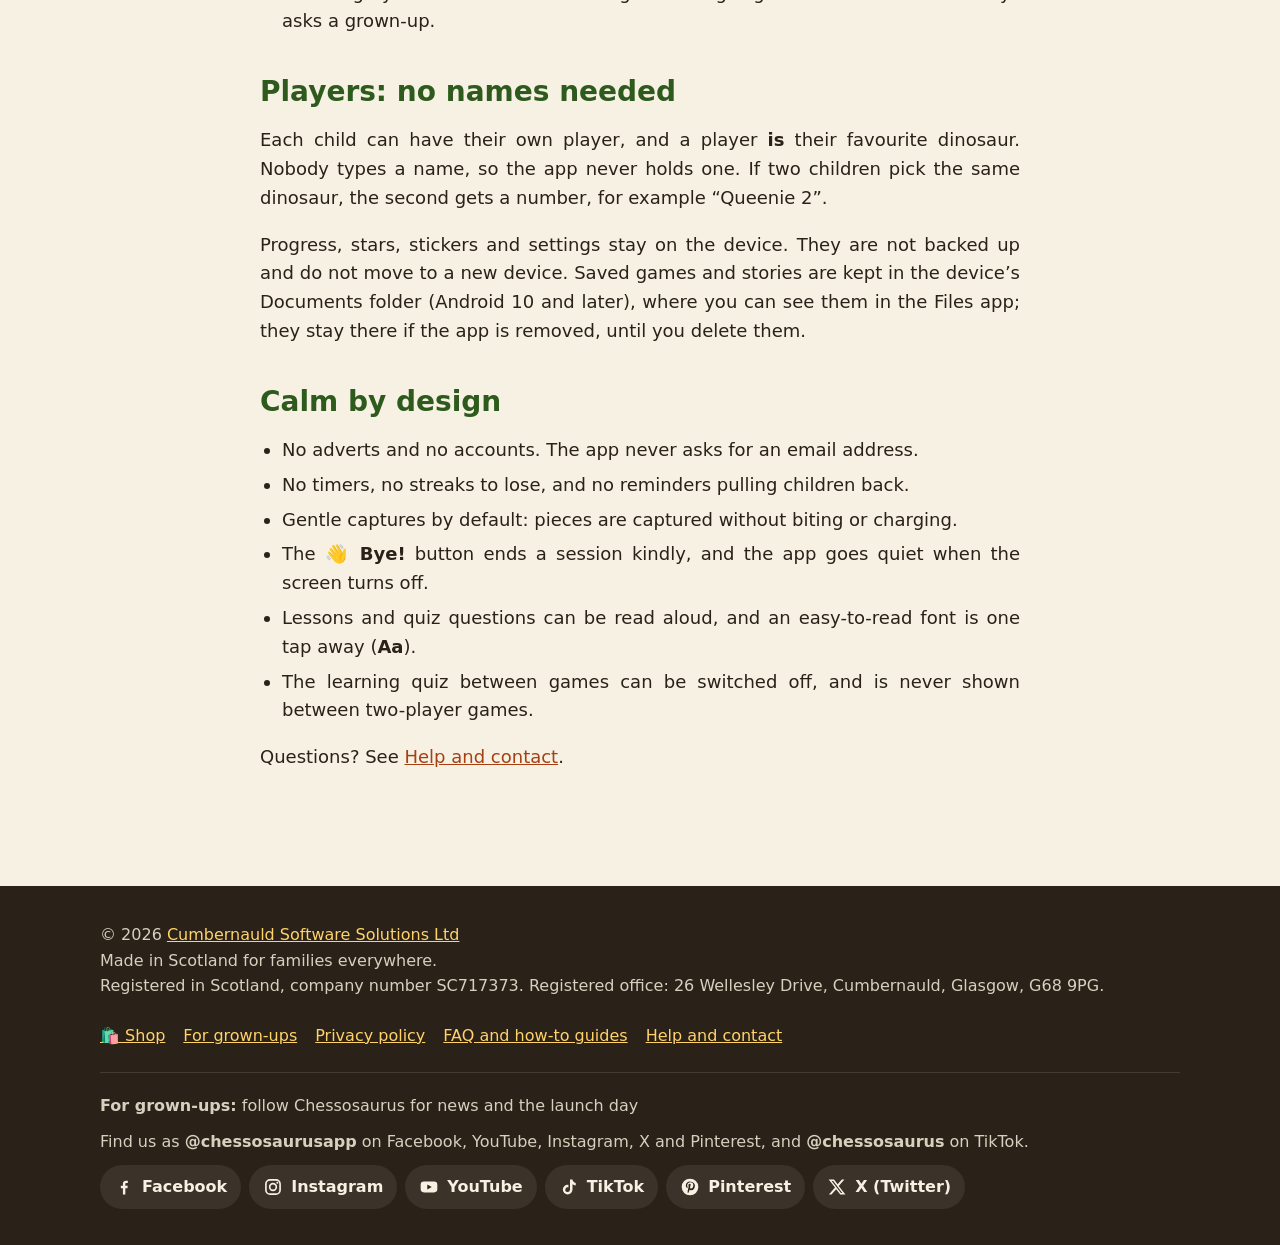
<file: grown-ups.html>
<!doctype html>
<html lang="en-GB">
<head>
<meta charset="utf-8">
<meta name="viewport" content="width=device-width, initial-scale=1">
<meta name="color-scheme" content="only light">
<title>Parents' guide to Chessosaurus: privacy and child safety</title>
<meta name="description" content="For parents and teachers: the grown-up check, offline play, no accounts, no chat and no adverts. The privacy and safety features built into Chessosaurus.">
<link rel="canonical" href="https://www.chessosaurus.com/grown-ups.html">
<script type="application/ld+json">{"@context":"https://schema.org","@type":"BreadcrumbList","itemListElement":[{"@type":"ListItem","position":1,"name":"Chessosaurus","item":"https://www.chessosaurus.com/"},{"@type":"ListItem","position":2,"name":"For grown-ups","item":"https://www.chessosaurus.com/grown-ups.html"}]}</script>
<meta property="og:type" content="website">
<meta property="og:site_name" content="Chessosaurus">
<meta property="og:locale" content="en_GB">
<meta property="og:title" content="Parents' guide to Chessosaurus: privacy and child safety">
<meta property="og:description" content="The grown-up check, offline play, no accounts, no chat and no adverts, setting by setting.">
<meta property="og:url" content="https://www.chessosaurus.com/grown-ups.html">
<meta property="og:image" content="https://www.chessosaurus.com/img/share.jpg">
<meta property="og:image:width" content="1200">
<meta property="og:image:height" content="630">
<meta property="og:image:alt" content="The Chessosaurus icon: a smiling green dinosaur holding a golden chess king">
<meta name="twitter:card" content="summary_large_image">
<meta name="twitter:site" content="@chessosaurusapp">
<meta name="theme-color" content="#2e5a1e">
<link rel="icon" href="/favicon.ico" sizes="48x48">
<link rel="icon" href="/img/icon-192.png" type="image/png" sizes="192x192">
<link rel="apple-touch-icon" href="/img/icon-180.png">
<link rel="manifest" href="/site.webmanifest">
<link rel="stylesheet" href="style.css">
</head>
<body>
<a class="skip" href="#main">Skip to the main content</a>
<header class="site-head">
  <div class="wrap">
    <a class="brand" href="./"><img src="img/icon-32.png" srcset="img/icon-80.png 2x" alt="" width="40" height="40">Chessosaurus</a>
    <nav class="main-nav" aria-label="Main">
      <ul>
        <li><a href="./">Home</a></li>
        <li><a href="grown-ups.html" aria-current="page"><span class="nav-full">For grown-ups</span><span class="nav-short">Grown-ups</span></a></li>
        <li><a href="privacy.html">Privacy</a></li>
        <li><a href="faq.html">FAQ</a></li>
        <li><a href="help.html">Help</a></li>
        <li><a class="nav-shop" href="shop.html" aria-label="Shop"><span aria-hidden="true">🛍️</span><span class="nav-shop-text"> Shop</span></a></li>
      </ul>
    </nav>
  </div>
</header>

<main id="main">
  <div class="page-head">
    <div class="wrap">
      <h1>For grown-ups: privacy, safety and how Chessosaurus works</h1>
      <p>Everything a parent, carer or teacher needs to know about Chessosaurus, the chess app for ages 6 to 12. Thank you: keeping children safe is our top priority.</p>
    </div>
  </div>

  <section>
    <div class="wrap prose">
      <nav class="toc" aria-label="On this page">
        <strong>On this page</strong>
        <ol>
          <li><a href="#check">The grown-up check</a></li>
          <li><a href="#settings">The For grown-ups settings</a></li>
          <li><a href="#internet">The internet and error reports</a></li>
          <li><a href="#two">Playing on two devices</a></li>
          <li><a href="#names">Players: no names needed</a></li>
          <li><a href="#calm">Calm by design</a></li>
        </ol>
      </nav>

      <h2 id="check">The grown-up check</h2>
      <p>Anything that changes an important setting, or could leave the app, asks for a grown-up first. Every check shows the same line, so children learn what it means:</p>
      <p class="note">“Thank you. Keeping children safe is our top priority.”</p>
      <p>There are two kinds of check:</p>
      <ul>
        <li><strong>A short sum.</strong> Hold a button for a moment, then answer a sum.</li>
        <li><strong>Your own 6-digit PIN</strong>, if you set one in For grown-ups. It never leaves the device and there is no account behind it. Forgotten it? A grown-up can reset it with the device’s own screen lock, or with a sum and a 24-hour wait, and the app says when that has happened.</li>
      </ul>
      <p>These always ask a grown-up, even if checks are skipped:</p>
      <ul>
        <li>store, website and privacy links, and sharing the app or a game;</li>
        <li>sending game ratings to us;</li>
        <li>turning the internet on, or turning on error reports;</li>
        <li>playing on two devices, and pairing them;</li>
        <li>deleting a saved game, or removing a player;</li>
        <li>opening a dino that has grown-up extras (below).</li>
      </ul>
      <p>If you are happy for an older child to manage the everyday settings, you can skip the other checks, for every dino or for one dino at a time. The app lists what will still ask before you choose.</p>
      <h3>Grown-up extras for each dino</h3>
      <p>Extras such as skipping checks, links, the internet or error reports can be switched on for one dino only. A dino with extras switched on opens only after the grown-up check, so a younger child can’t pick it by mistake.</p>

      <h2 id="settings">The For grown-ups settings</h2>
      <p>Tap <strong>⚙ Settings</strong> on the home screen (or ⚙ above the board), then the <strong>For grown-ups</strong> tab. There you can:</p>
      <ul>
        <li>see each child's progress;</li>
        <li>choose whether the internet is used at all;</li>
        <li>switch the optional error reports on for one report;</li>
        <li>switch two-device play off or on;</li>
        <li>set or change a grown-up PIN, and switch on extras for one dino;</li>
        <li>delete saved games (players are kept).</li>
      </ul>

      <h2 id="internet">The internet and error reports</h2>
      <p>Chessosaurus works fully without the internet, and the internet setting starts <strong>off</strong>. Nothing is sent to us unless a grown-up chooses to send it: an error report, or an email from your own email app with a suggestion and your child’s game ratings (see the <a href="privacy.html#ratings">privacy policy</a>). Two other things can use a connection: two-device play sends chess moves between your own two devices over your home Wi-Fi, and, once Chessosaurus is on sale, Google’s own payment code talks to Google Play (the test version has none). See the <a href="privacy.html">privacy policy</a>.</p>
      <h3>Error reports: one at a time</h3>
      <p>If something goes wrong in the app, an error report helps us fix it. Reports are off unless a grown-up switches them on, and then <strong>only one report is sent</strong>: the next time something goes wrong, one report goes and error reports switch themselves off again. The app tells you this when you switch them on.</p>
      <p>A report holds the app's name and version, the Android version, the device model, the language and what went wrong inside the app. It never holds names, contacts, location, photos or anything typed. Reports are deleted after 30 days. While the internet is off, a report waits on the device and is deleted after 7 days if it can't be sent.</p>
      <p>The full details are in our <a href="privacy.html">privacy policy</a>.</p>

      <h2 id="two">Playing on two devices</h2>
      <p>Two children can play each other on two devices in the same room, over the same home Wi-Fi.</p>
      <ul>
        <li><strong>Pairing needs a grown-up.</strong> One device shows a code; a grown-up scans it with the other device's camera, after the grown-up check.</li>
        <li><strong>The camera only reads that code.</strong> No picture is taken, kept or sent.</li>
        <li><strong>The pairing code is never sent.</strong> Every move, and the few messages that keep the game in step, travel encrypted straight between the two devices. There is no chat and nobody can type a message to the other player.</li>
        <li><strong>If a friend leaves</strong>, the other child sees a kind dinosaur message with buttons to save the game or start a new one.</li>
        <li><strong>You can switch it off.</strong> In For grown-ups, turn off <em>Play on two devices</em>. The option is then greyed out with a Wi-Fi-off sign. Starting a game on two devices always asks a grown-up.</li>
      </ul>

      <h2 id="names">Players: no names needed</h2>
      <p>Each child can have their own player, and a player <strong>is</strong> their favourite dinosaur. Nobody types a name, so the app never holds one. If two children pick the same dinosaur, the second gets a number, for example “Queenie 2”.</p>
      <p>Progress, stars, stickers and settings stay on the device. They are not backed up and do not move to a new device. Saved games and stories are kept in the device’s Documents folder (Android 10 and later), where you can see them in the Files app; they stay there if the app is removed, until you delete them.</p>

      <h2 id="calm">Calm by design</h2>
      <ul>
        <li>No adverts and no accounts. The app never asks for an email address.</li>
        <li>No timers, no streaks to lose, and no reminders pulling children back.</li>
        <li>Gentle captures by default: pieces are captured without biting or charging.</li>
        <li>The <strong>👋 Bye!</strong> button ends a session kindly, and the app goes quiet when the screen turns off.</li>
        <li>Lessons and quiz questions can be read aloud, and an easy-to-read font is one tap away (<strong>Aa</strong>).</li>
        <li>The learning quiz between games can be switched off, and is never shown between two-player games.</li>
      </ul>
      <p>Questions? See <a href="help.html">Help and contact</a>.</p>
    </div>
  </section>
</main>

<footer class="site-foot">
  <div class="wrap">
    <div>© 2026 <a href="https://cumbernauldsoftwaresolutions.com/">Cumbernauld Software Solutions Ltd</a><br>Made in Scotland for families everywhere.<br>Registered in Scotland, company number SC717373. Registered office: 26 Wellesley Drive, Cumbernauld, Glasgow, G68 9PG.</div>
    <ul>
      <li><a href="shop.html">🛍️ Shop</a></li>
      <li><a href="grown-ups.html">For grown-ups</a></li>
      <li><a href="privacy.html">Privacy policy</a></li>
      <li><a href="faq.html">FAQ and how-to guides</a></li>
      <li><a href="help.html">Help and contact</a></li>
    </ul>
    <nav class="follow" id="follow" aria-label="Follow Chessosaurus">
      <p class="follow-label"><strong>For grown-ups:</strong> follow Chessosaurus for news and the launch day</p>
      <p class="follow-label">Find us as <strong>@chessosaurusapp</strong> on Facebook, YouTube, Instagram, X and Pinterest, and <strong>@chessosaurus</strong> on TikTok.</p>
      <ul>
        <li><a href="https://www.facebook.com/chessosaurusapp" rel="noopener noreferrer" aria-label="Facebook (opens the Facebook website)"><svg aria-hidden="true" focusable="false" width="20" height="20"><use href="img/social.svg#facebook"></use></svg><span>Facebook</span></a></li>
        <li><a href="https://www.instagram.com/chessosaurusapp/" rel="noopener noreferrer" aria-label="Instagram (opens the Instagram website)"><svg aria-hidden="true" focusable="false" width="20" height="20"><use href="img/social.svg#instagram"></use></svg><span>Instagram</span></a></li>
        <li><a href="https://www.youtube.com/@chessosaurusapp" rel="noopener noreferrer" aria-label="YouTube (opens the YouTube website)"><svg aria-hidden="true" focusable="false" width="20" height="20"><use href="img/social.svg#youtube"></use></svg><span>YouTube</span></a></li>
        <li><a href="https://www.tiktok.com/@chessosaurus" rel="noopener noreferrer" aria-label="TikTok (opens the TikTok website)"><svg aria-hidden="true" focusable="false" width="20" height="20"><use href="img/social.svg#tiktok"></use></svg><span>TikTok</span></a></li><li><a href="https://www.pinterest.com/chessosaurusapp/" rel="noopener noreferrer" aria-label="Pinterest (opens the Pinterest website)"><svg aria-hidden="true" focusable="false" width="20" height="20"><use href="img/social.svg#pinterest"></use></svg><span>Pinterest</span></a></li>
        <li><a href="https://x.com/chessosaurusapp" rel="noopener noreferrer" aria-label="X (Twitter) (opens the X website)"><svg aria-hidden="true" focusable="false" width="20" height="20"><use href="img/social.svg#x"></use></svg><span>X (Twitter)</span></a></li>
      </ul>
    </nav>
  </div>
</footer>
</body>
</html>
</file>
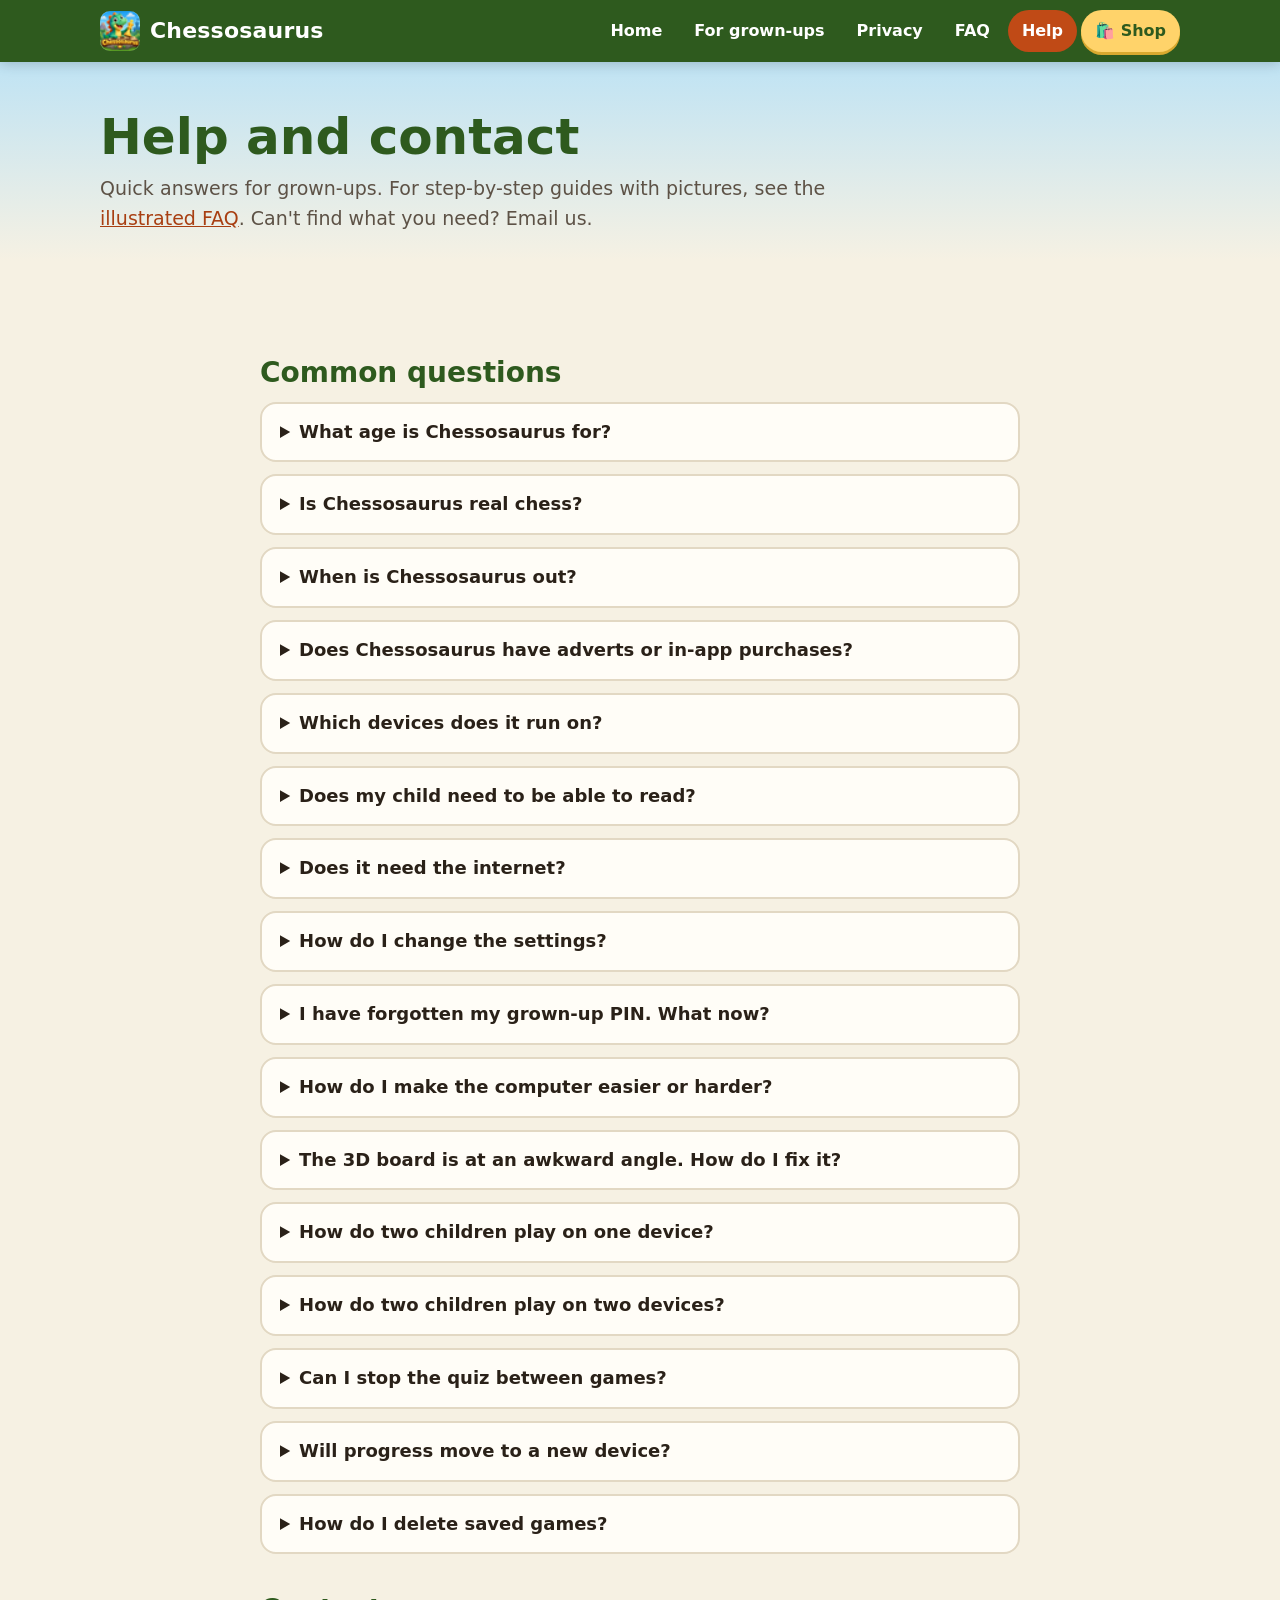
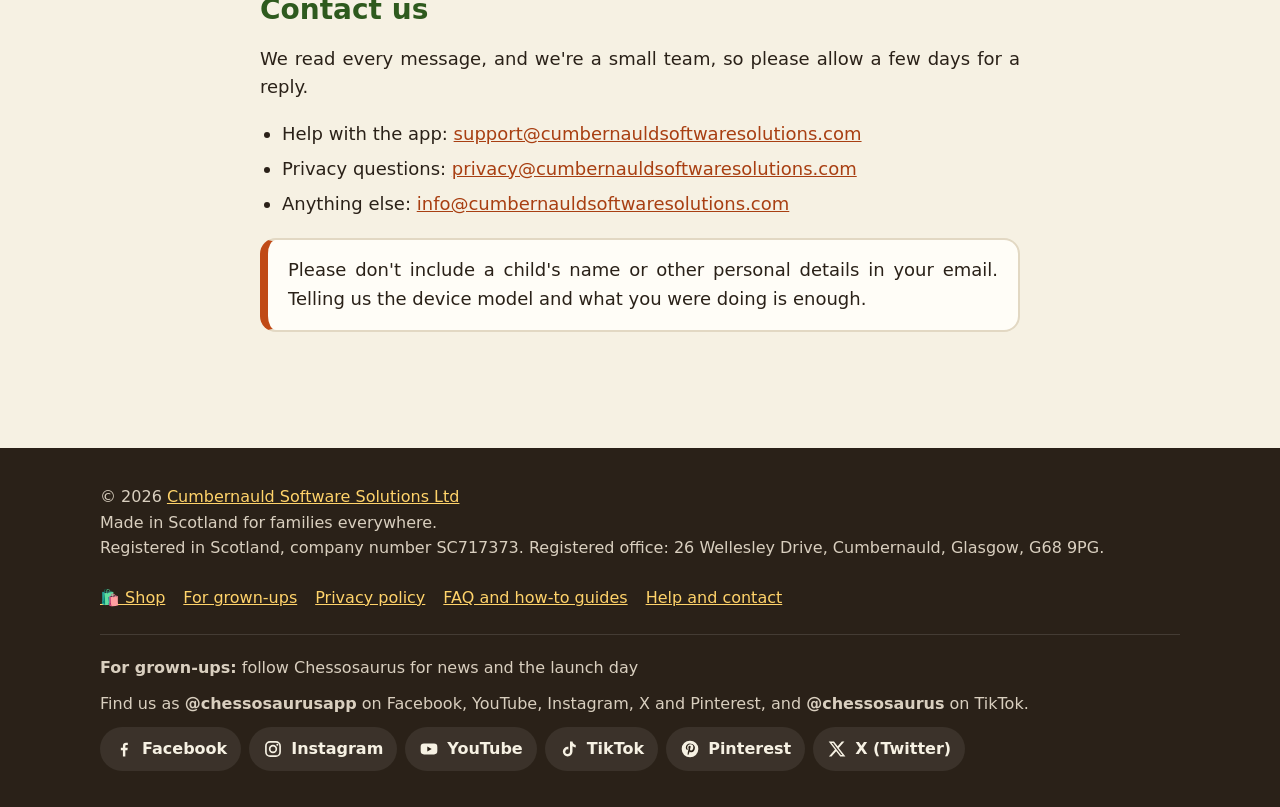
<file: help.html>
<!doctype html>
<html lang="en-GB">
<head>
<meta charset="utf-8">
<meta name="viewport" content="width=device-width, initial-scale=1">
<meta name="color-scheme" content="only light">
<title>Help and FAQ: ages, devices, grown-up checks · Chessosaurus</title>
<meta name="description" content="Answers for parents: ages, Android and Fire tablets, the grown-up check and PIN, offline play, reading aloud and two-player games. Plus how to contact us.">
<link rel="canonical" href="https://www.chessosaurus.com/help.html">
<script type="application/ld+json">{"@context":"https://schema.org","@type":"BreadcrumbList","itemListElement":[{"@type":"ListItem","position":1,"name":"Chessosaurus","item":"https://www.chessosaurus.com/"},{"@type":"ListItem","position":2,"name":"Help and contact","item":"https://www.chessosaurus.com/help.html"}]}</script>
<meta property="og:type" content="website">
<meta property="og:site_name" content="Chessosaurus">
<meta property="og:locale" content="en_GB">
<meta property="og:title" content="Chessosaurus help and FAQ">
<meta property="og:description" content="Ages, Android and Fire tablets, grown-up checks, offline play and how to contact us.">
<meta property="og:url" content="https://www.chessosaurus.com/help.html">
<meta property="og:image" content="https://www.chessosaurus.com/img/share.jpg">
<meta property="og:image:width" content="1200">
<meta property="og:image:height" content="630">
<meta property="og:image:alt" content="The Chessosaurus icon: a smiling green dinosaur holding a golden chess king">
<meta name="twitter:card" content="summary_large_image">
<meta name="twitter:site" content="@chessosaurusapp">
<meta name="theme-color" content="#2e5a1e">
<link rel="icon" href="/favicon.ico" sizes="48x48">
<link rel="icon" href="/img/icon-192.png" type="image/png" sizes="192x192">
<link rel="apple-touch-icon" href="/img/icon-180.png">
<link rel="manifest" href="/site.webmanifest">
<link rel="stylesheet" href="style.css">
<script type="application/ld+json">{"@context":"https://schema.org","@type":"FAQPage","mainEntity":[{"@type":"Question","name":"What age is Chessosaurus for?","acceptedAnswer":{"@type":"Answer","text":"It is designed for children aged 6 to 12, and older players are welcome. The Baby Dino, Hatchling Pawn and Parasaur introduce chess gently. From Triceratops upwards the dinosaurs play proper chess: a real challenge for older children, teenagers and grown-ups, with dinosaur or traditional pieces."}},{"@type":"Question","name":"Is Chessosaurus real chess?","acceptedAnswer":{"@type":"Answer","text":"Yes. Every piece is a dinosaur character, from the Hatchling Pawns to the T. Rex King, but the rules are the real rules of chess, so everything children learn works on any board."}},{"@type":"Question","name":"When is Chessosaurus out?","acceptedAnswer":{"@type":"Answer","text":"It is in its final review at Google Play, for Android phones and tablets, and at the Amazon Appstore, for Fire tablets. To hear on launch day, follow Chessosaurus on YouTube or Facebook."}},{"@type":"Question","name":"Does Chessosaurus have adverts or in-app purchases?","acceptedAnswer":{"@type":"Answer","text":"No adverts, no subscription, and one price. On Google Play it is free to try for 3 days, then a grown-up unlocks everything once: £1.99 in the UK, US$2.99 in the United States, C$3.50 in Canada, and a similar price elsewhere. On the Amazon Appstore it is bought once before it is downloaded, with nothing to buy inside the app. Children never see a price or a buy button."}},{"@type":"Question","name":"Which devices does it run on?","acceptedAnswer":{"@type":"Answer","text":"Android devices with Android 8.0 or later, from Google Play, and Amazon Fire tablets with Fire OS 7 or later, from the Amazon Appstore. iPhone and iPad come next: follow Chessosaurus on YouTube or Facebook to hear when."}},{"@type":"Question","name":"Does my child need to be able to read?","acceptedAnswer":{"@type":"Answer","text":"Not much. Lessons and quiz questions can be read aloud with a speak button (using a voice installed on the device), the games use picture tiles, and an easy-to-read font is one tap away (Aa). Younger children may like a grown-up nearby for the first lesson."}},{"@type":"Question","name":"Does it need the internet?","acceptedAnswer":{"@type":"Answer","text":"No. Everything works offline, and the internet setting starts off. The app itself only goes online to send an optional error report, after a grown-up turns that on. Two-device play uses your home Wi-Fi, only between your own two devices."}},{"@type":"Question","name":"How do I change the settings?","acceptedAnswer":{"@type":"Answer","text":"Tap ⚙ Settings at the top of the home screen, or ⚙ above the board. Pressing Done takes you straight back to where you were. Important settings are in the For grown-ups tab."}},{"@type":"Question","name":"I have forgotten my grown-up PIN. What now?","acceptedAnswer":{"@type":"Answer","text":"A grown-up can reset it with the device’s own screen lock, or with a sum and a 24-hour wait. The app says when a PIN has been reset. See the grown-up check."}},{"@type":"Question","name":"How do I make the computer easier or harder?","acceptedAnswer":{"@type":"Answer","text":"Tap New below the board and choose who to play, from the Baby Dino (plays almost at random) up to the T. Rex King. The line under “Your move” shows your colour and who you are playing, for example “White · Parasaur”."}},{"@type":"Question","name":"The 3D board is at an awkward angle. How do I fix it?","acceptedAnswer":{"@type":"Answer","text":"Drag to turn the board and pinch to zoom. When it looks right, tap 📌 to save that angle. It is saved for that set of pieces, and ⌖ or a double-tap brings it back."}},{"@type":"Question","name":"How do two children play on one device?","acceptedAnswer":{"@type":"Answer","text":"Start a new game for two players on this device. They can sit opposite each other, with the far pieces turned to face the far player, or side by side."}},{"@type":"Question","name":"How do two children play on two devices?","acceptedAnswer":{"@type":"Answer","text":"Choose Two devices on the play screen. A grown-up check comes first, every time. One device shows a code, and a grown-up scans it with the other device. The code is never sent, and every move is encrypted. If the option is greyed out with a Wi-Fi-off sign, two-device play has been switched off in For grown-ups."}},{"@type":"Question","name":"Can I stop the quiz between games?","acceptedAnswer":{"@type":"Answer","text":"Yes: switch off “Learning quiz between games” in Settings. It never appears between two-player games."}},{"@type":"Question","name":"Will progress move to a new device?","acceptedAnswer":{"@type":"Answer","text":"No. To protect children’s privacy, players, progress and settings stay on the device and are not included in backups. Saved games are kept in the device’s Documents folder (Android 10 and later), where you can see them in the Files app."}},{"@type":"Question","name":"How do I delete saved games?","acceptedAnswer":{"@type":"Answer","text":"In Settings › For grown-ups, use “Delete all games”. Players and their progress are kept. Deleting one saved game always asks a grown-up first."}}]}</script>
</head>
<body>
<a class="skip" href="#main">Skip to the main content</a>
<header class="site-head">
  <div class="wrap">
    <a class="brand" href="./"><img src="img/icon-32.png" srcset="img/icon-80.png 2x" alt="" width="40" height="40">Chessosaurus</a>
    <nav class="main-nav" aria-label="Main">
      <ul>
        <li><a href="./">Home</a></li>
        <li><a href="grown-ups.html"><span class="nav-full">For grown-ups</span><span class="nav-short">Grown-ups</span></a></li>
        <li><a href="privacy.html">Privacy</a></li>
        <li><a href="faq.html">FAQ</a></li>
        <li><a href="help.html" aria-current="page">Help</a></li>
        <li><a class="nav-shop" href="shop.html" aria-label="Shop"><span aria-hidden="true">🛍️</span><span class="nav-shop-text"> Shop</span></a></li>
      </ul>
    </nav>
  </div>
</header>

<main id="main">
  <div class="page-head">
    <div class="wrap">
      <h1>Help and contact</h1>
      <p>Quick answers for grown-ups. For step-by-step guides with pictures, see the <a href="faq.html">illustrated FAQ</a>. Can't find what you need? Email us.</p>
    </div>
  </div>

  <section>
    <div class="wrap prose">
      <h2>Common questions</h2>
      <details><summary>What age is Chessosaurus for?</summary><p>It is designed for children aged 6 to 12, and older players are welcome. The Baby Dino, Hatchling Pawn and Parasaur introduce chess gently. From Triceratops upwards the dinosaurs play proper chess: a real challenge for older children, teenagers and grown-ups, with dinosaur or traditional pieces.</p></details>
      <details><summary>Is Chessosaurus real chess?</summary><p>Yes. Every piece is a dinosaur character, from the Hatchling Pawns to the T. Rex King, but the rules are the real rules of chess, so everything children learn works on any board.</p></details>
      <details><summary>When is Chessosaurus out?</summary><p>It is in its final review at Google Play, for Android phones and tablets, and at the Amazon Appstore, for Fire tablets. To hear on launch day, follow Chessosaurus on <a href="https://www.youtube.com/@chessosaurusapp" rel="noopener noreferrer">YouTube</a> or <a href="https://www.facebook.com/chessosaurusapp" rel="noopener noreferrer">Facebook</a>.</p></details>
      <details><summary>Does Chessosaurus have adverts or in-app purchases?</summary><p>No adverts, no subscription, and one price. On Google Play it is free to try for 3 days, then a grown-up unlocks everything once: £1.99 in the UK, US$2.99 in the United States, C$3.50 in Canada, and a similar price elsewhere. On the Amazon Appstore it is bought once before it is downloaded, with nothing to buy inside the app. Children never see a price or a buy button.</p></details>
      <details><summary>Which devices does it run on?</summary><p>Android devices with Android 8.0 or later, from Google Play, and Amazon Fire tablets with Fire OS 7 or later, from the Amazon Appstore. iPhone and iPad come next: follow Chessosaurus on YouTube or Facebook to hear when.</p></details>
      <details><summary>Does my child need to be able to read?</summary><p>Not much. Lessons and quiz questions can be read aloud with a speak button (using a voice installed on the device), the games use picture tiles, and an easy-to-read font is one tap away (Aa). Younger children may like a grown-up nearby for the first lesson.</p></details>
      <details><summary>Does it need the internet?</summary><p>No. Everything works offline, and the internet setting starts off. The app itself only goes online to send an optional error report, after a grown-up turns that on. Two-device play uses your home Wi-Fi, only between your own two devices.</p></details>
      <details><summary>How do I change the settings?</summary><p>Tap ⚙ Settings at the top of the home screen, or ⚙ above the board. Pressing Done takes you straight back to where you were. Important settings are in the For grown-ups tab.</p></details>
      <details><summary>I have forgotten my grown-up PIN. What now?</summary><p>A grown-up can reset it with the device’s own screen lock, or with a sum and a 24-hour wait. The app says when a PIN has been reset. See <a href="grown-ups.html#check">the grown-up check</a>.</p></details>
      <details><summary>How do I make the computer easier or harder?</summary><p>Tap New below the board and choose who to play, from the Baby Dino (plays almost at random) up to the T. Rex King. The line under “Your move” shows your colour and who you are playing, for example “White · Parasaur”.</p></details>
      <details><summary>The 3D board is at an awkward angle. How do I fix it?</summary><p>Drag to turn the board and pinch to zoom. When it looks right, tap 📌 to save that angle. It is saved for that set of pieces, and ⌖ or a double-tap brings it back.</p></details>
      <details><summary>How do two children play on one device?</summary><p>Start a new game for two players on this device. They can sit opposite each other, with the far pieces turned to face the far player, or side by side.</p></details>
      <details><summary>How do two children play on two devices?</summary><p>Choose Two devices on the play screen. A grown-up check comes first, every time. One device shows a code, and a grown-up scans it with the other device. The code is never sent, and every move is encrypted. If the option is greyed out with a Wi-Fi-off sign, two-device play has been switched off in For grown-ups.</p></details>
      <details><summary>Can I stop the quiz between games?</summary><p>Yes: switch off “Learning quiz between games” in Settings. It never appears between two-player games.</p></details>
      <details><summary>Will progress move to a new device?</summary><p>No. To protect children’s privacy, players, progress and settings stay on the device and are not included in backups. Saved games are kept in the device’s Documents folder (Android 10 and later), where you can see them in the Files app.</p></details>
      <details><summary>How do I delete saved games?</summary><p>In Settings › For grown-ups, use “Delete all games”. Players and their progress are kept. Deleting one saved game always asks a grown-up first.</p></details>

      <h2>Contact us</h2>
      <p>We read every message, and we're a small team, so please allow a few days for a reply.</p>
      <ul>
        <li>Help with the app: <a href="mailto:support@cumbernauldsoftwaresolutions.com">support@cumbernauldsoftwaresolutions.com</a></li>
        <li>Privacy questions: <a href="mailto:privacy@cumbernauldsoftwaresolutions.com">privacy@cumbernauldsoftwaresolutions.com</a></li>
        <li>Anything else: <a href="mailto:info@cumbernauldsoftwaresolutions.com">info@cumbernauldsoftwaresolutions.com</a></li>
      </ul>
      <p class="note">Please don't include a child's name or other personal details in your email. Telling us the device model and what you were doing is enough.</p>
    </div>
  </section>
</main>

<footer class="site-foot">
  <div class="wrap">
    <div>© 2026 <a href="https://cumbernauldsoftwaresolutions.com/">Cumbernauld Software Solutions Ltd</a><br>Made in Scotland for families everywhere.<br>Registered in Scotland, company number SC717373. Registered office: 26 Wellesley Drive, Cumbernauld, Glasgow, G68 9PG.</div>
    <ul>
      <li><a href="shop.html">🛍️ Shop</a></li>
      <li><a href="grown-ups.html">For grown-ups</a></li>
      <li><a href="privacy.html">Privacy policy</a></li>
      <li><a href="faq.html">FAQ and how-to guides</a></li>
      <li><a href="help.html">Help and contact</a></li>
    </ul>
    <nav class="follow" id="follow" aria-label="Follow Chessosaurus">
      <p class="follow-label"><strong>For grown-ups:</strong> follow Chessosaurus for news and the launch day</p>
      <p class="follow-label">Find us as <strong>@chessosaurusapp</strong> on Facebook, YouTube, Instagram, X and Pinterest, and <strong>@chessosaurus</strong> on TikTok.</p>
      <ul>
        <li><a href="https://www.facebook.com/chessosaurusapp" rel="noopener noreferrer" aria-label="Facebook (opens the Facebook website)"><svg aria-hidden="true" focusable="false" width="20" height="20"><use href="img/social.svg#facebook"></use></svg><span>Facebook</span></a></li>
        <li><a href="https://www.instagram.com/chessosaurusapp/" rel="noopener noreferrer" aria-label="Instagram (opens the Instagram website)"><svg aria-hidden="true" focusable="false" width="20" height="20"><use href="img/social.svg#instagram"></use></svg><span>Instagram</span></a></li>
        <li><a href="https://www.youtube.com/@chessosaurusapp" rel="noopener noreferrer" aria-label="YouTube (opens the YouTube website)"><svg aria-hidden="true" focusable="false" width="20" height="20"><use href="img/social.svg#youtube"></use></svg><span>YouTube</span></a></li>
        <li><a href="https://www.tiktok.com/@chessosaurus" rel="noopener noreferrer" aria-label="TikTok (opens the TikTok website)"><svg aria-hidden="true" focusable="false" width="20" height="20"><use href="img/social.svg#tiktok"></use></svg><span>TikTok</span></a></li><li><a href="https://www.pinterest.com/chessosaurusapp/" rel="noopener noreferrer" aria-label="Pinterest (opens the Pinterest website)"><svg aria-hidden="true" focusable="false" width="20" height="20"><use href="img/social.svg#pinterest"></use></svg><span>Pinterest</span></a></li>
        <li><a href="https://x.com/chessosaurusapp" rel="noopener noreferrer" aria-label="X (Twitter) (opens the X website)"><svg aria-hidden="true" focusable="false" width="20" height="20"><use href="img/social.svg#x"></use></svg><span>X (Twitter)</span></a></li>
      </ul>
    </nav>
  </div>
</footer>
</body>
</html>
</file>
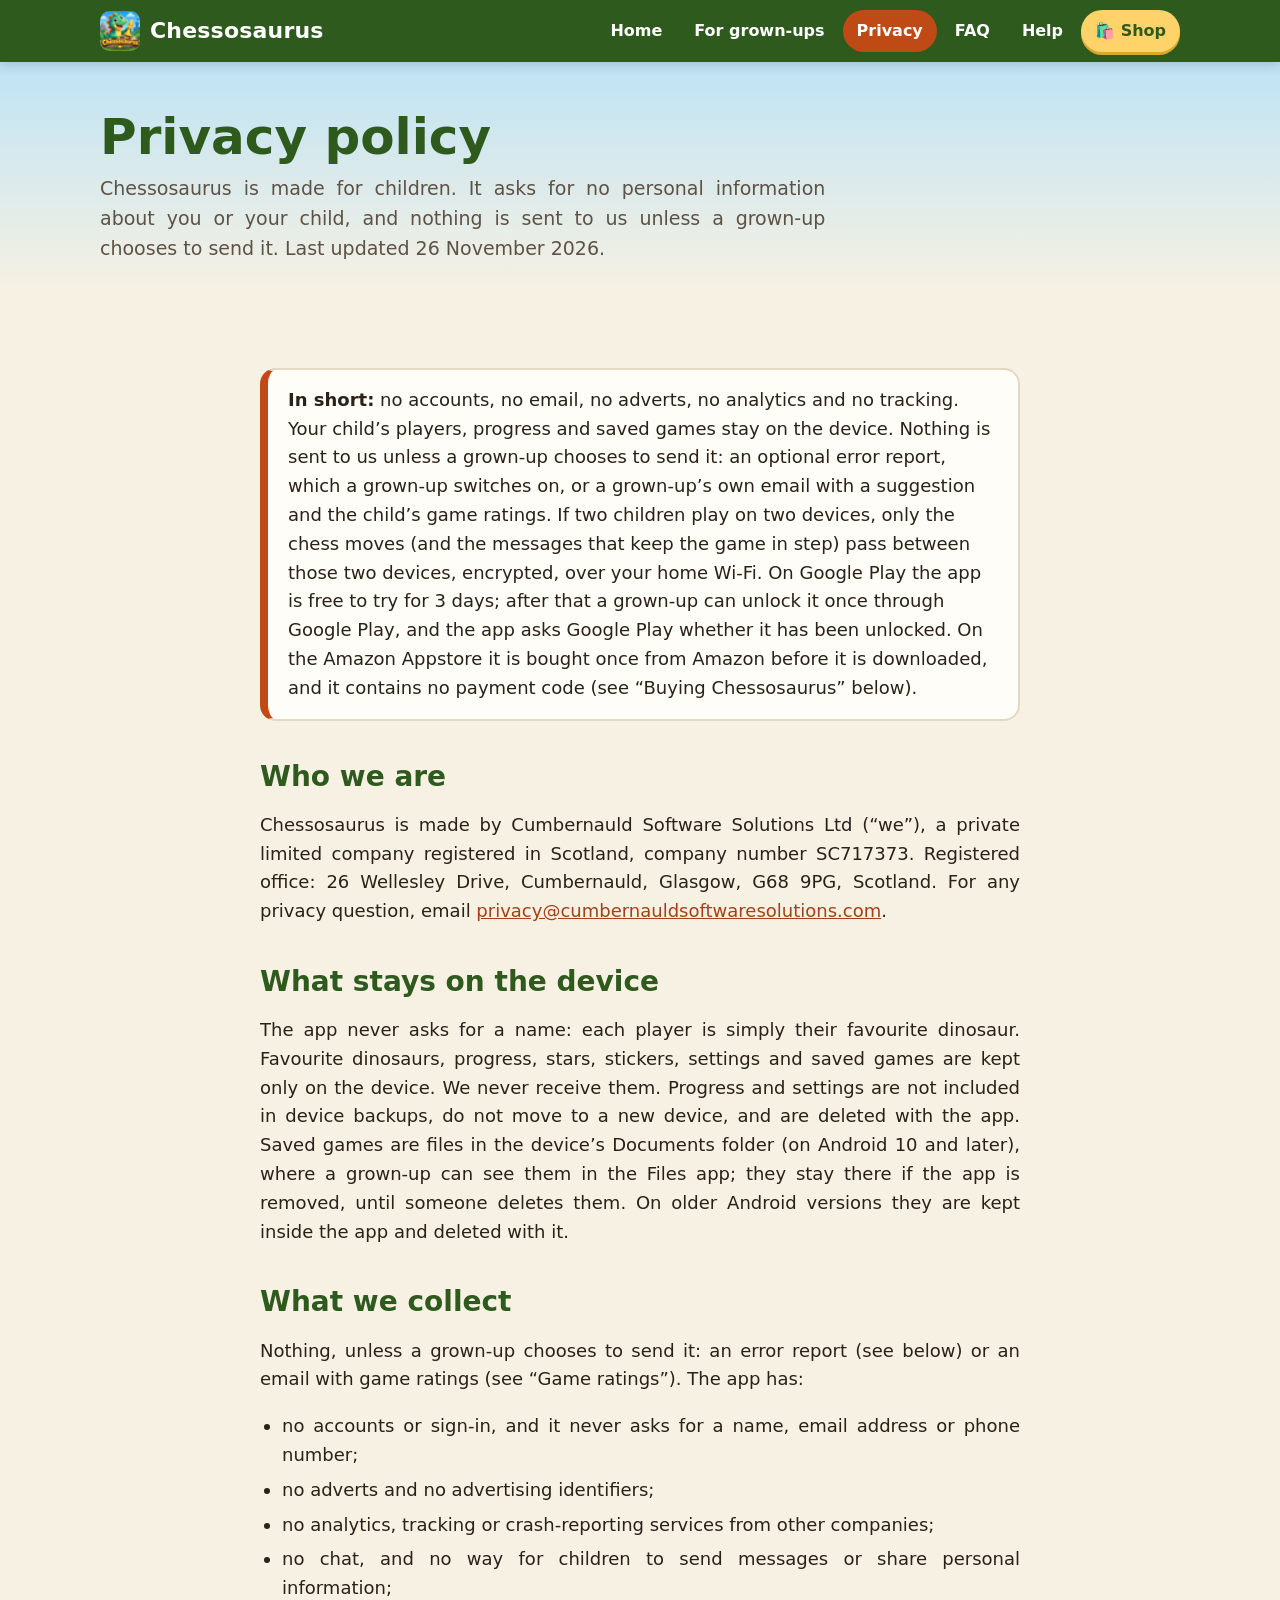
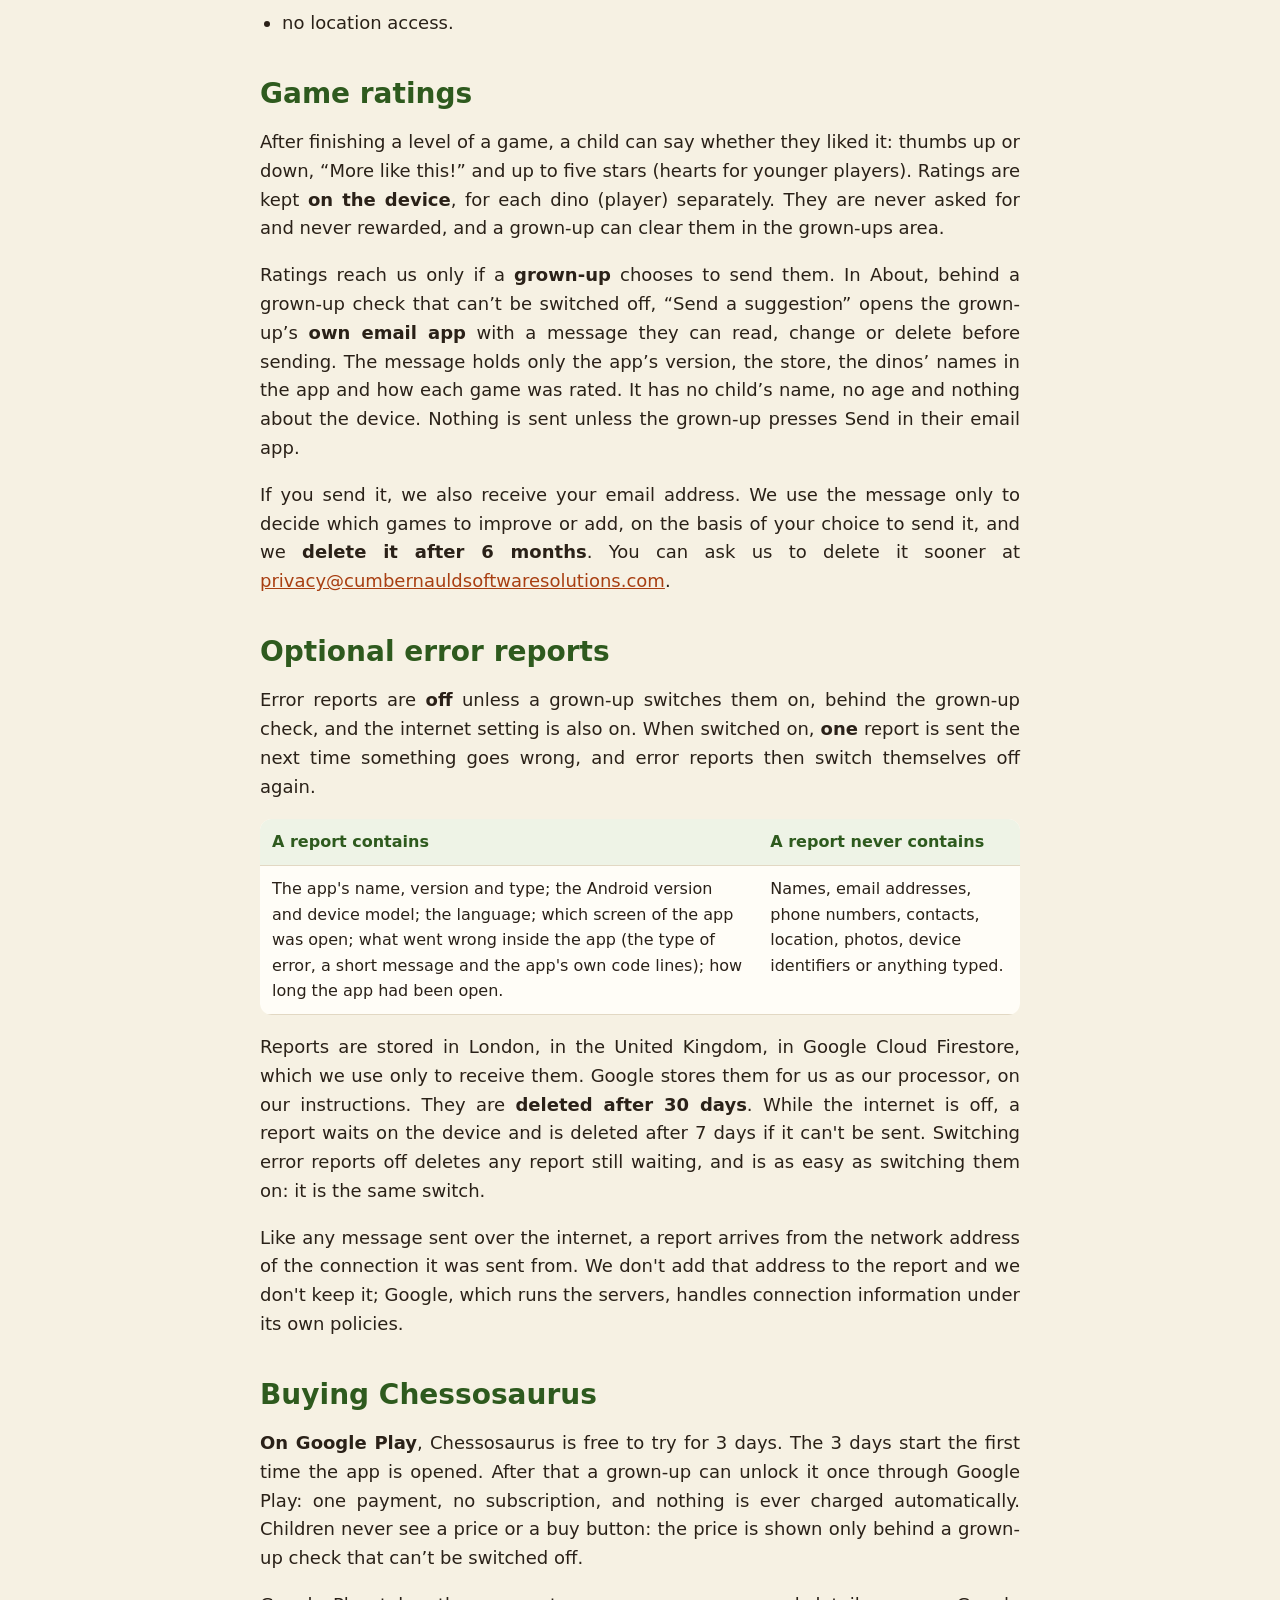
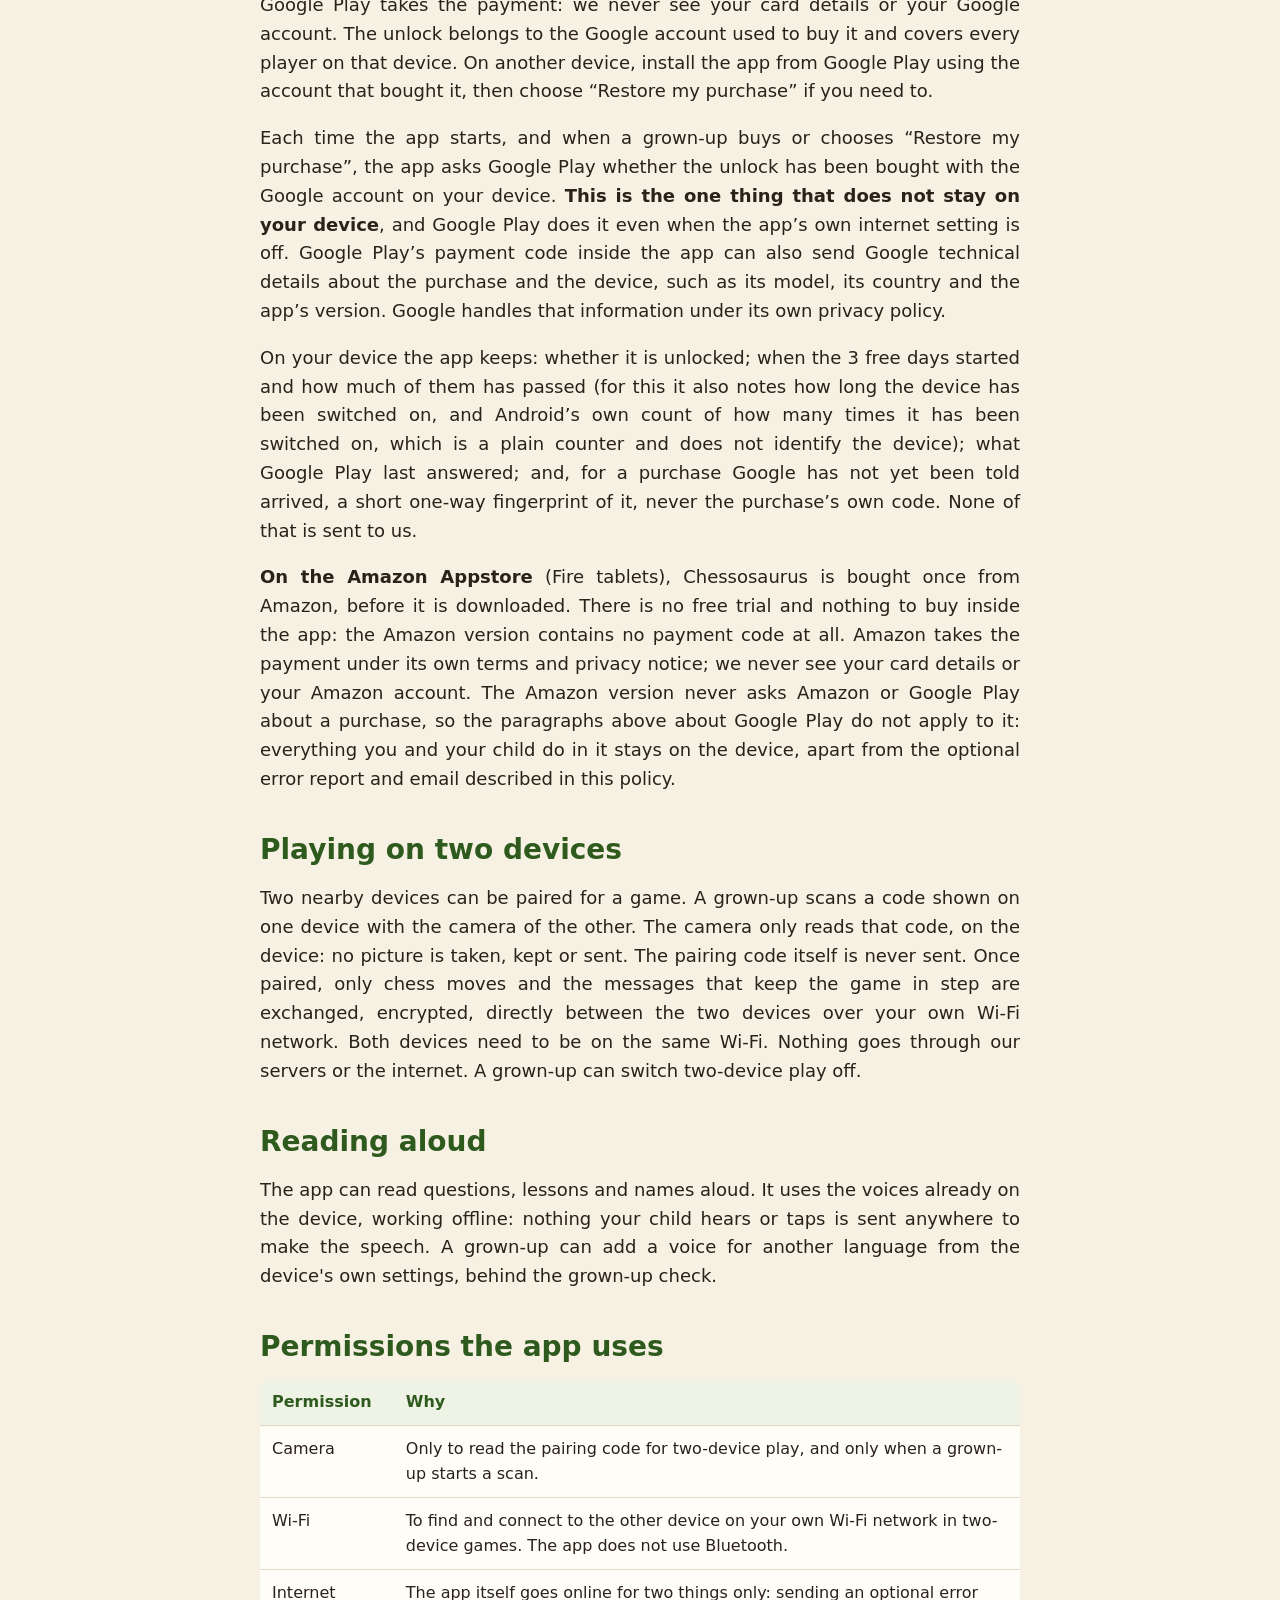
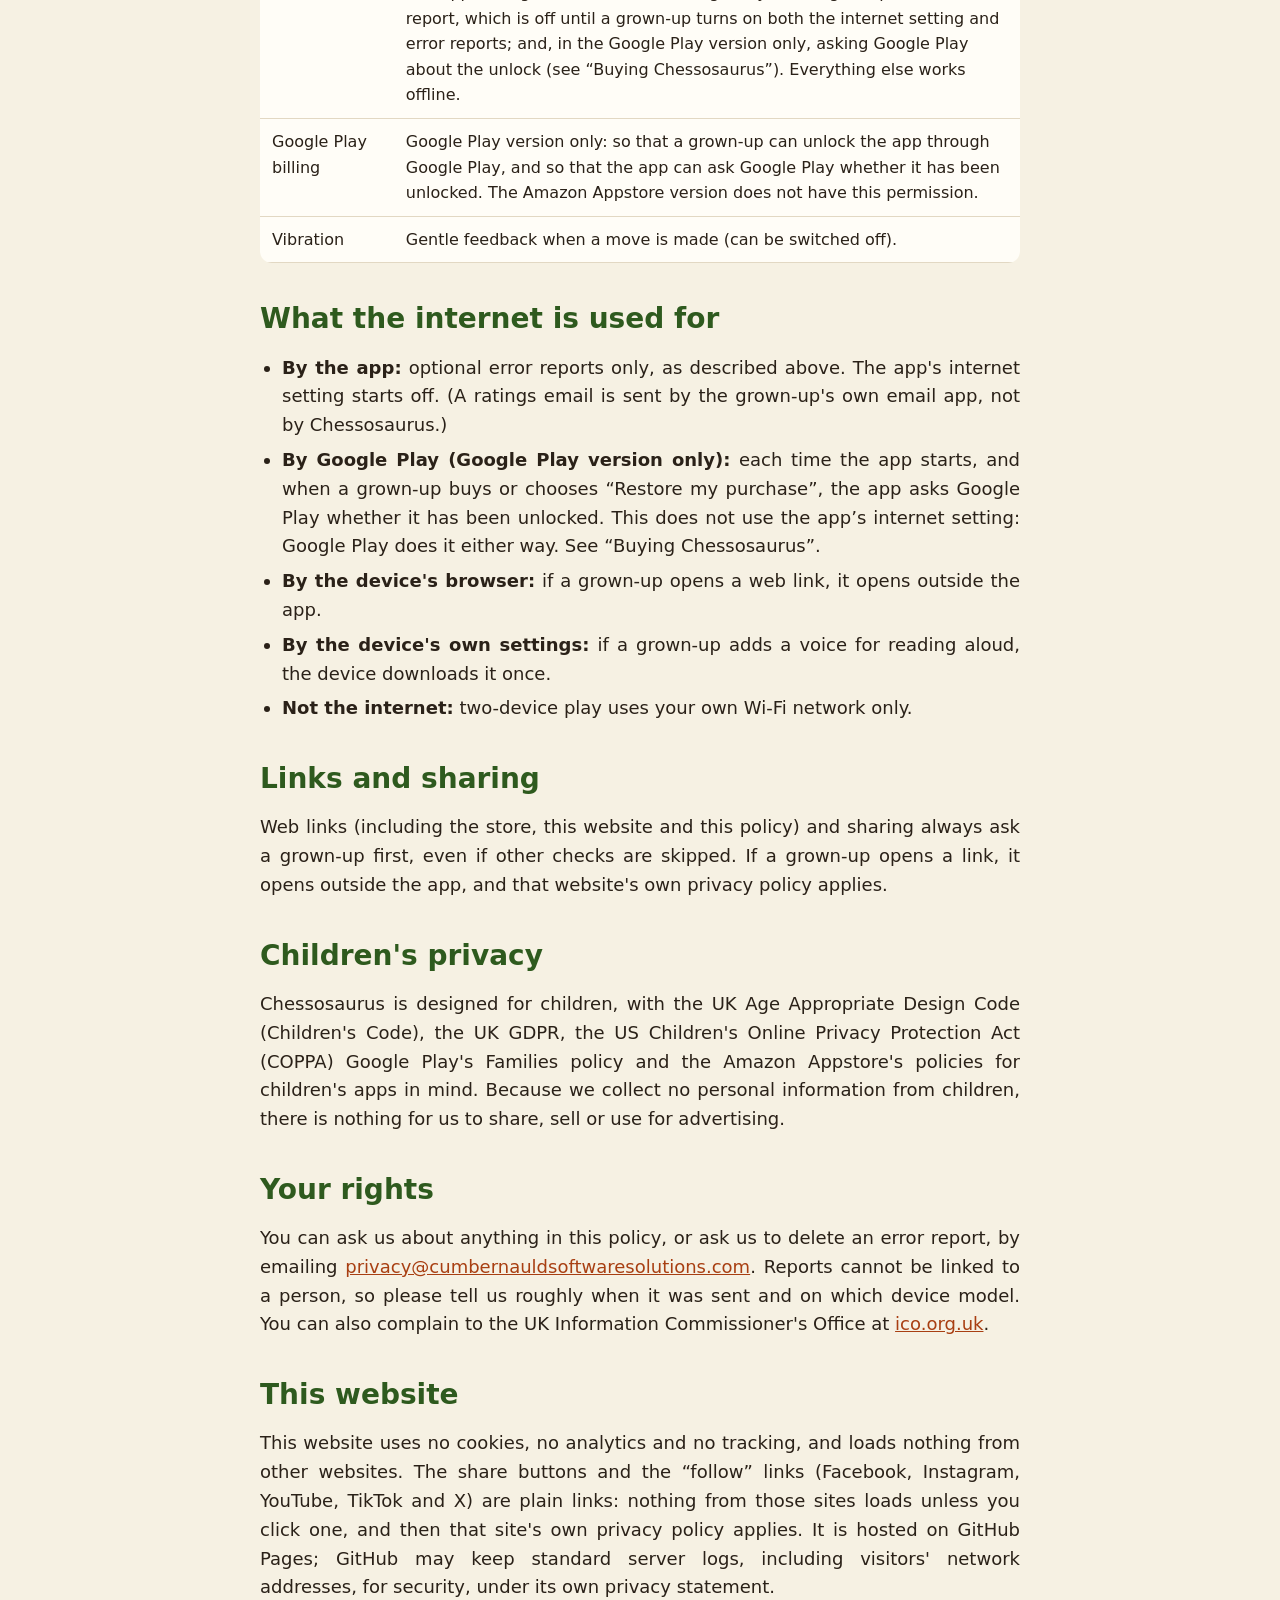
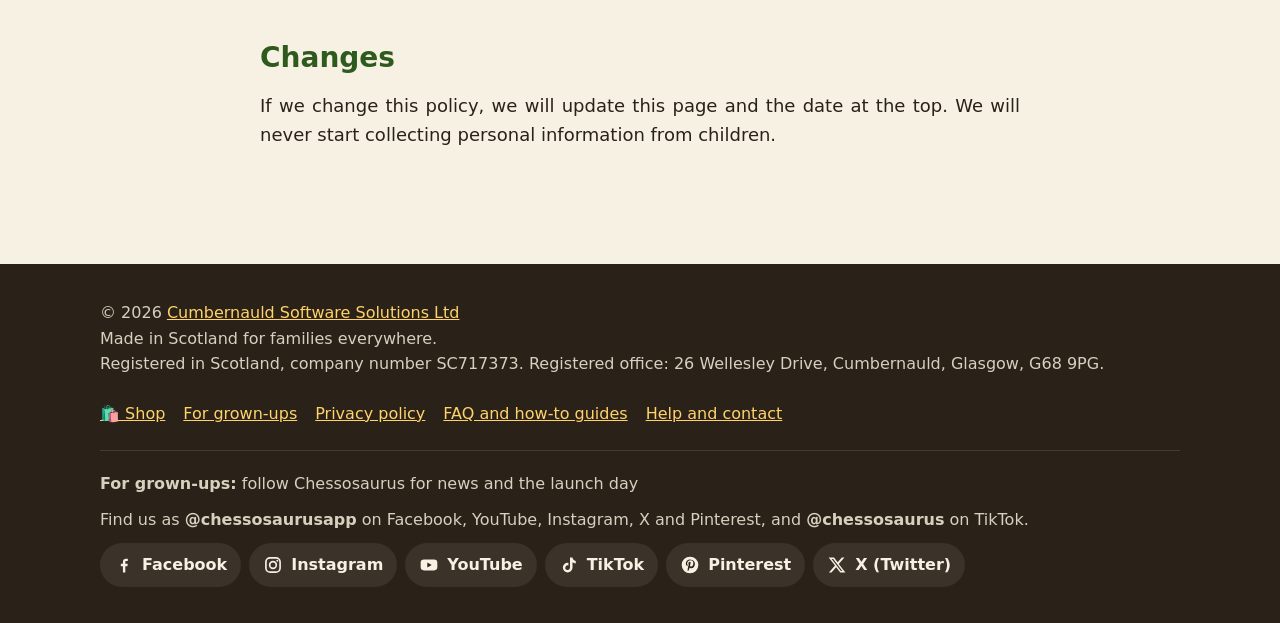
<file: privacy.html>
<!doctype html>
<html lang="en-GB">
<head>
<meta charset="utf-8">
<meta name="viewport" content="width=device-width, initial-scale=1">
<meta name="color-scheme" content="only light">
<title>Privacy policy · Chessosaurus</title>
<meta name="description" content="The Chessosaurus privacy policy. The app collects no personal information. Nothing is sent to us unless a grown-up chooses to send it.">
<link rel="canonical" href="https://www.chessosaurus.com/privacy.html">
<script type="application/ld+json">{"@context":"https://schema.org","@type":"BreadcrumbList","itemListElement":[{"@type":"ListItem","position":1,"name":"Chessosaurus","item":"https://www.chessosaurus.com/"},{"@type":"ListItem","position":2,"name":"Privacy policy","item":"https://www.chessosaurus.com/privacy.html"}]}</script>
<meta property="og:type" content="website">
<meta property="og:site_name" content="Chessosaurus">
<meta property="og:locale" content="en_GB">
<meta property="og:title" content="Chessosaurus privacy policy">
<meta property="og:description" content="No accounts, no adverts, no analytics and no tracking. Nothing is sent to us unless a grown-up chooses to send it.">
<meta property="og:url" content="https://www.chessosaurus.com/privacy.html">
<meta property="og:image" content="https://www.chessosaurus.com/img/share.jpg">
<meta property="og:image:width" content="1200">
<meta property="og:image:height" content="630">
<meta property="og:image:alt" content="The Chessosaurus icon: a smiling green dinosaur holding a golden chess king">
<meta name="twitter:card" content="summary_large_image">
<meta name="twitter:site" content="@chessosaurusapp">
<meta name="theme-color" content="#2e5a1e">
<link rel="icon" href="/favicon.ico" sizes="48x48">
<link rel="icon" href="/img/icon-192.png" type="image/png" sizes="192x192">
<link rel="apple-touch-icon" href="/img/icon-180.png">
<link rel="manifest" href="/site.webmanifest">
<link rel="stylesheet" href="style.css">
</head>
<body>
<a class="skip" href="#main">Skip to the main content</a>
<header class="site-head">
  <div class="wrap">
    <a class="brand" href="./"><img src="img/icon-32.png" srcset="img/icon-80.png 2x" alt="" width="40" height="40">Chessosaurus</a>
    <nav class="main-nav" aria-label="Main">
      <ul>
        <li><a href="./">Home</a></li>
        <li><a href="grown-ups.html"><span class="nav-full">For grown-ups</span><span class="nav-short">Grown-ups</span></a></li>
        <li><a href="privacy.html" aria-current="page">Privacy</a></li>
        <li><a href="faq.html">FAQ</a></li>
        <li><a href="help.html">Help</a></li>
        <li><a class="nav-shop" href="shop.html" aria-label="Shop"><span aria-hidden="true">🛍️</span><span class="nav-shop-text"> Shop</span></a></li>
      </ul>
    </nav>
  </div>
</header>

<main id="main">
  <div class="page-head">
    <div class="wrap">
      <h1>Privacy policy</h1>
      <p>Chessosaurus is made for children. It asks for no personal information about you or your child, and nothing is sent to us unless a grown-up chooses to send it. Last updated 26 November 2026.</p>
    </div>
  </div>

  <section>
    <div class="wrap prose">
      <div class="note"><strong>In short:</strong> no accounts, no email, no adverts, no analytics and no tracking. Your child’s players, progress and saved games stay on the device. Nothing is sent to us unless a grown-up chooses to send it: an optional error report, which a grown-up switches on, or a grown-up’s own email with a suggestion and the child’s game ratings. If two children play on two devices, only the chess moves (and the messages that keep the game in step) pass between those two devices, encrypted, over your home Wi-Fi. On Google Play the app is free to try for 3 days; after that a grown-up can unlock it once through Google Play, and the app asks Google Play whether it has been unlocked. On the Amazon Appstore it is bought once from Amazon before it is downloaded, and it contains no payment code (see “Buying Chessosaurus” below).</div>

      <h2>Who we are</h2>
      <p>Chessosaurus is made by Cumbernauld Software Solutions Ltd (“we”), a private limited company registered in Scotland, company number SC717373. Registered office: 26 Wellesley Drive, Cumbernauld, Glasgow, G68 9PG, Scotland. For any privacy question, email <a href="mailto:privacy@cumbernauldsoftwaresolutions.com">privacy@cumbernauldsoftwaresolutions.com</a>.</p>

      <h2>What stays on the device</h2>
      <p>The app never asks for a name: each player is simply their favourite dinosaur. Favourite dinosaurs, progress, stars, stickers, settings and saved games are kept only on the device. We never receive them. Progress and settings are not included in device backups, do not move to a new device, and are deleted with the app. Saved games are files in the device’s Documents folder (on Android 10 and later), where a grown-up can see them in the Files app; they stay there if the app is removed, until someone deletes them. On older Android versions they are kept inside the app and deleted with it.</p>

      <h2>What we collect</h2>
      <p>Nothing, unless a grown-up chooses to send it: an error report (see below) or an email with game ratings (see “Game ratings”). The app has:</p>
      <ul>
        <li>no accounts or sign-in, and it never asks for a name, email address or phone number;</li>
        <li>no adverts and no advertising identifiers;</li>
        <li>no analytics, tracking or crash-reporting services from other companies;</li>
        <li>no chat, and no way for children to send messages or share personal information;</li>
        <li>no location access.</li>
      </ul>

      <h2 id="ratings">Game ratings</h2>
      <p>After finishing a level of a game, a child can say whether they liked it: thumbs up or down, “More like this!” and up to five stars (hearts for younger players). Ratings are kept <strong>on the device</strong>, for each dino (player) separately. They are never asked for and never rewarded, and a grown-up can clear them in the grown-ups area.</p>
      <p>Ratings reach us only if a <strong>grown-up</strong> chooses to send them. In About, behind a grown-up check that can’t be switched off, “Send a suggestion” opens the grown-up’s <strong>own email app</strong> with a message they can read, change or delete before sending. The message holds only the app’s version, the store, the dinos’ names in the app and how each game was rated. It has no child’s name, no age and nothing about the device. Nothing is sent unless the grown-up presses Send in their email app.</p>
      <p>If you send it, we also receive your email address. We use the message only to decide which games to improve or add, on the basis of your choice to send it, and we <strong>delete it after 6 months</strong>. You can ask us to delete it sooner at <a href="mailto:privacy@cumbernauldsoftwaresolutions.com">privacy@cumbernauldsoftwaresolutions.com</a>.</p>

      <h2>Optional error reports</h2>
      <p>Error reports are <strong>off</strong> unless a grown-up switches them on, behind the grown-up check, and the internet setting is also on. When switched on, <strong>one</strong> report is sent the next time something goes wrong, and error reports then switch themselves off again.</p>
      <table>
        <thead><tr><th>A report contains</th><th>A report never contains</th></tr></thead>
        <tbody><tr>
          <td>The app's name, version and type; the Android version and device model; the language; which screen of the app was open; what went wrong inside the app (the type of error, a short message and the app's own code lines); how long the app had been open.</td>
          <td>Names, email addresses, phone numbers, contacts, location, photos, device identifiers or anything typed.</td>
        </tr></tbody>
      </table>
      <p>Reports are stored in London, in the United Kingdom, in Google Cloud Firestore, which we use only to receive them. Google stores them for us as our processor, on our instructions. They are <strong>deleted after 30 days</strong>. While the internet is off, a report waits on the device and is deleted after 7 days if it can't be sent. Switching error reports off deletes any report still waiting, and is as easy as switching them on: it is the same switch.</p>
      <p>Like any message sent over the internet, a report arrives from the network address of the connection it was sent from. We don't add that address to the report and we don't keep it; Google, which runs the servers, handles connection information under its own policies.</p>

      <h2>Buying Chessosaurus</h2>
      <p><strong>On Google Play</strong>, Chessosaurus is free to try for 3 days. The 3 days start the first time the app is opened. After that a grown-up can unlock it once through Google Play: one payment, no subscription, and nothing is ever charged automatically. Children never see a price or a buy button: the price is shown only behind a grown-up check that can’t be switched off.</p>
      <p>Google Play takes the payment: we never see your card details or your Google account. The unlock belongs to the Google account used to buy it and covers every player on that device. On another device, install the app from Google Play using the account that bought it, then choose “Restore my purchase” if you need to.</p>
      <p>Each time the app starts, and when a grown-up buys or chooses “Restore my purchase”, the app asks Google Play whether the unlock has been bought with the Google account on your device. <strong>This is the one thing that does not stay on your device</strong>, and Google Play does it even when the app’s own internet setting is off. Google Play’s payment code inside the app can also send Google technical details about the purchase and the device, such as its model, its country and the app’s version. Google handles that information under its own privacy policy.</p>
      <p>On your device the app keeps: whether it is unlocked; when the 3 free days started and how much of them has passed (for this it also notes how long the device has been switched on, and Android’s own count of how many times it has been switched on, which is a plain counter and does not identify the device); what Google Play last answered; and, for a purchase Google has not yet been told arrived, a short one-way fingerprint of it, never the purchase’s own code. None of that is sent to us.</p>
      <p><strong>On the Amazon Appstore</strong> (Fire tablets), Chessosaurus is bought once from Amazon, before it is downloaded. There is no free trial and nothing to buy inside the app: the Amazon version contains no payment code at all. Amazon takes the payment under its own terms and privacy notice; we never see your card details or your Amazon account. The Amazon version never asks Amazon or Google Play about a purchase, so the paragraphs above about Google Play do not apply to it: everything you and your child do in it stays on the device, apart from the optional error report and email described in this policy.</p>

      <h2>Playing on two devices</h2>
      <p>Two nearby devices can be paired for a game. A grown-up scans a code shown on one device with the camera of the other. The camera only reads that code, on the device: no picture is taken, kept or sent. The pairing code itself is never sent. Once paired, only chess moves and the messages that keep the game in step are exchanged, encrypted, directly between the two devices over your own Wi-Fi network. Both devices need to be on the same Wi-Fi. Nothing goes through our servers or the internet. A grown-up can switch two-device play off.</p>

      <h2>Reading aloud</h2>
      <p>The app can read questions, lessons and names aloud. It uses the voices already on the device, working offline: nothing your child hears or taps is sent anywhere to make the speech. A grown-up can add a voice for another language from the device's own settings, behind the grown-up check.</p>

      <h2>Permissions the app uses</h2>
      <table>
        <thead><tr><th>Permission</th><th>Why</th></tr></thead>
        <tbody>
          <tr><td>Camera</td><td>Only to read the pairing code for two-device play, and only when a grown-up starts a scan.</td></tr>
          <tr><td>Wi-Fi</td><td>To find and connect to the other device on your own Wi-Fi network in two-device games. The app does not use Bluetooth.</td></tr>
          <tr><td>Internet</td><td>The app itself goes online for two things only: sending an optional error report, which is off until a grown-up turns on both the internet setting and error reports; and, in the Google Play version only, asking Google Play about the unlock (see “Buying Chessosaurus”). Everything else works offline.</td></tr>
          <tr><td>Google Play billing</td><td>Google Play version only: so that a grown-up can unlock the app through Google Play, and so that the app can ask Google Play whether it has been unlocked. The Amazon Appstore version does not have this permission.</td></tr>
          <tr><td>Vibration</td><td>Gentle feedback when a move is made (can be switched off).</td></tr>
        </tbody>
      </table>

      <h2 id="internet">What the internet is used for</h2>
      <ul>
        <li><strong>By the app:</strong> optional error reports only, as described above. The app's internet setting starts off. (A ratings email is sent by the grown-up's own email app, not by Chessosaurus.)</li>
        <li><strong>By Google Play (Google Play version only):</strong> each time the app starts, and when a grown-up buys or chooses “Restore my purchase”, the app asks Google Play whether it has been unlocked. This does not use the app’s internet setting: Google Play does it either way. See “Buying Chessosaurus”.</li>
        <li><strong>By the device's browser:</strong> if a grown-up opens a web link, it opens outside the app.</li>
        <li><strong>By the device's own settings:</strong> if a grown-up adds a voice for reading aloud, the device downloads it once.</li>
        <li><strong>Not the internet:</strong> two-device play uses your own Wi-Fi network only.</li>
      </ul>

      <h2>Links and sharing</h2>
      <p>Web links (including the store, this website and this policy) and sharing always ask a grown-up first, even if other checks are skipped. If a grown-up opens a link, it opens outside the app, and that website's own privacy policy applies.</p>

      <h2>Children's privacy</h2>
      <p>Chessosaurus is designed for children, with the UK Age Appropriate Design Code (Children's Code), the UK GDPR, the US Children's Online Privacy Protection Act (COPPA) Google Play's Families policy and the Amazon Appstore's policies for children's apps in mind. Because we collect no personal information from children, there is nothing for us to share, sell or use for advertising.</p>

      <h2>Your rights</h2>
      <p>You can ask us about anything in this policy, or ask us to delete an error report, by emailing <a href="mailto:privacy@cumbernauldsoftwaresolutions.com">privacy@cumbernauldsoftwaresolutions.com</a>. Reports cannot be linked to a person, so please tell us roughly when it was sent and on which device model. You can also complain to the UK Information Commissioner's Office at <a href="https://ico.org.uk/">ico.org.uk</a>.</p>

      <h2>This website</h2>
      <p>This website uses no cookies, no analytics and no tracking, and loads nothing from other websites. The share buttons and the “follow” links (Facebook, Instagram, YouTube, TikTok and X) are plain links: nothing from those sites loads unless you click one, and then that site's own privacy policy applies. It is hosted on GitHub Pages; GitHub may keep standard server logs, including visitors' network addresses, for security, under its own privacy statement.</p>

      <h2>Changes</h2>
      <p>If we change this policy, we will update this page and the date at the top. We will never start collecting personal information from children.</p>
    </div>
  </section>
</main>

<footer class="site-foot">
  <div class="wrap">
    <div>© 2026 <a href="https://cumbernauldsoftwaresolutions.com/">Cumbernauld Software Solutions Ltd</a><br>Made in Scotland for families everywhere.<br>Registered in Scotland, company number SC717373. Registered office: 26 Wellesley Drive, Cumbernauld, Glasgow, G68 9PG.</div>
    <ul>
      <li><a href="shop.html">🛍️ Shop</a></li>
      <li><a href="grown-ups.html">For grown-ups</a></li>
      <li><a href="privacy.html">Privacy policy</a></li>
      <li><a href="faq.html">FAQ and how-to guides</a></li>
      <li><a href="help.html">Help and contact</a></li>
    </ul>
    <nav class="follow" id="follow" aria-label="Follow Chessosaurus">
      <p class="follow-label"><strong>For grown-ups:</strong> follow Chessosaurus for news and the launch day</p>
      <p class="follow-label">Find us as <strong>@chessosaurusapp</strong> on Facebook, YouTube, Instagram, X and Pinterest, and <strong>@chessosaurus</strong> on TikTok.</p>
      <ul>
        <li><a href="https://www.facebook.com/chessosaurusapp" rel="noopener noreferrer" aria-label="Facebook (opens the Facebook website)"><svg aria-hidden="true" focusable="false" width="20" height="20"><use href="img/social.svg#facebook"></use></svg><span>Facebook</span></a></li>
        <li><a href="https://www.instagram.com/chessosaurusapp/" rel="noopener noreferrer" aria-label="Instagram (opens the Instagram website)"><svg aria-hidden="true" focusable="false" width="20" height="20"><use href="img/social.svg#instagram"></use></svg><span>Instagram</span></a></li>
        <li><a href="https://www.youtube.com/@chessosaurusapp" rel="noopener noreferrer" aria-label="YouTube (opens the YouTube website)"><svg aria-hidden="true" focusable="false" width="20" height="20"><use href="img/social.svg#youtube"></use></svg><span>YouTube</span></a></li>
        <li><a href="https://www.tiktok.com/@chessosaurus" rel="noopener noreferrer" aria-label="TikTok (opens the TikTok website)"><svg aria-hidden="true" focusable="false" width="20" height="20"><use href="img/social.svg#tiktok"></use></svg><span>TikTok</span></a></li><li><a href="https://www.pinterest.com/chessosaurusapp/" rel="noopener noreferrer" aria-label="Pinterest (opens the Pinterest website)"><svg aria-hidden="true" focusable="false" width="20" height="20"><use href="img/social.svg#pinterest"></use></svg><span>Pinterest</span></a></li>
        <li><a href="https://x.com/chessosaurusapp" rel="noopener noreferrer" aria-label="X (Twitter) (opens the X website)"><svg aria-hidden="true" focusable="false" width="20" height="20"><use href="img/social.svg#x"></use></svg><span>X (Twitter)</span></a></li>
      </ul>
    </nav>
  </div>
</footer>
</body>
</html>
</file>
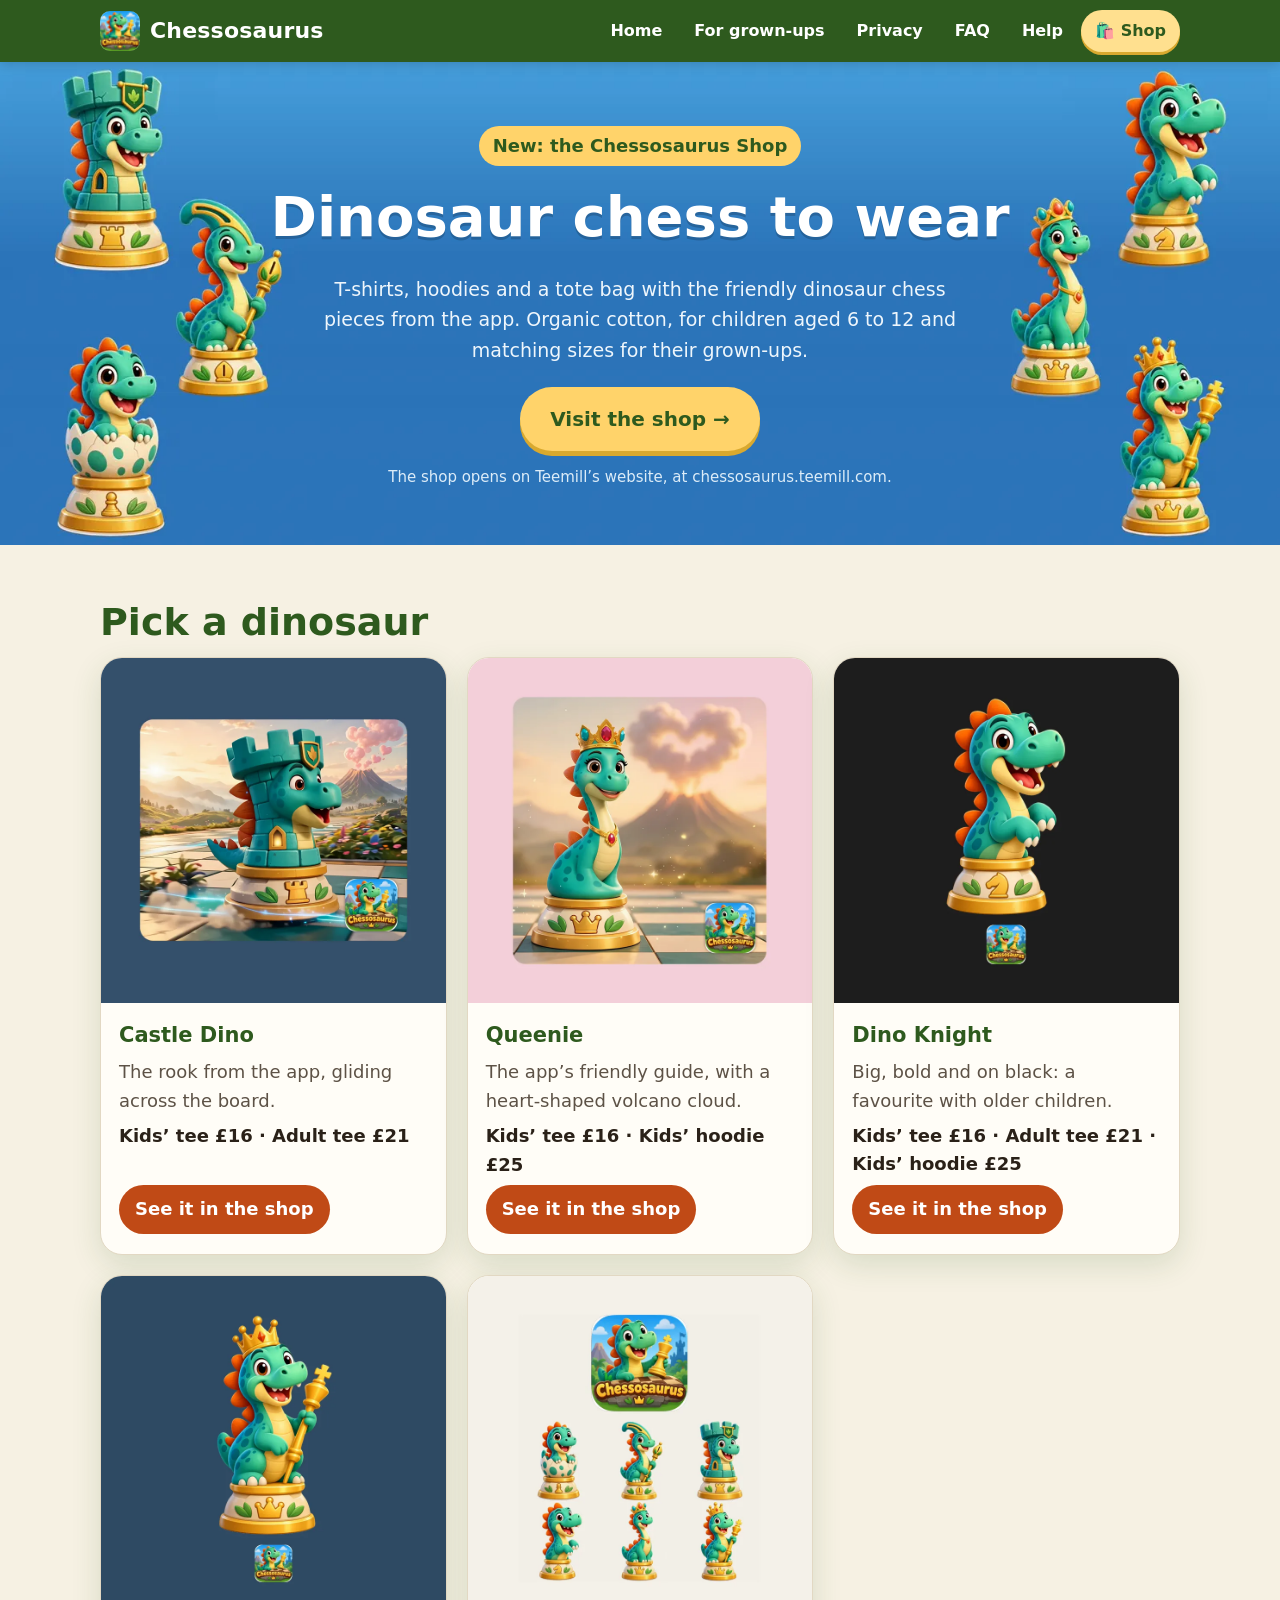
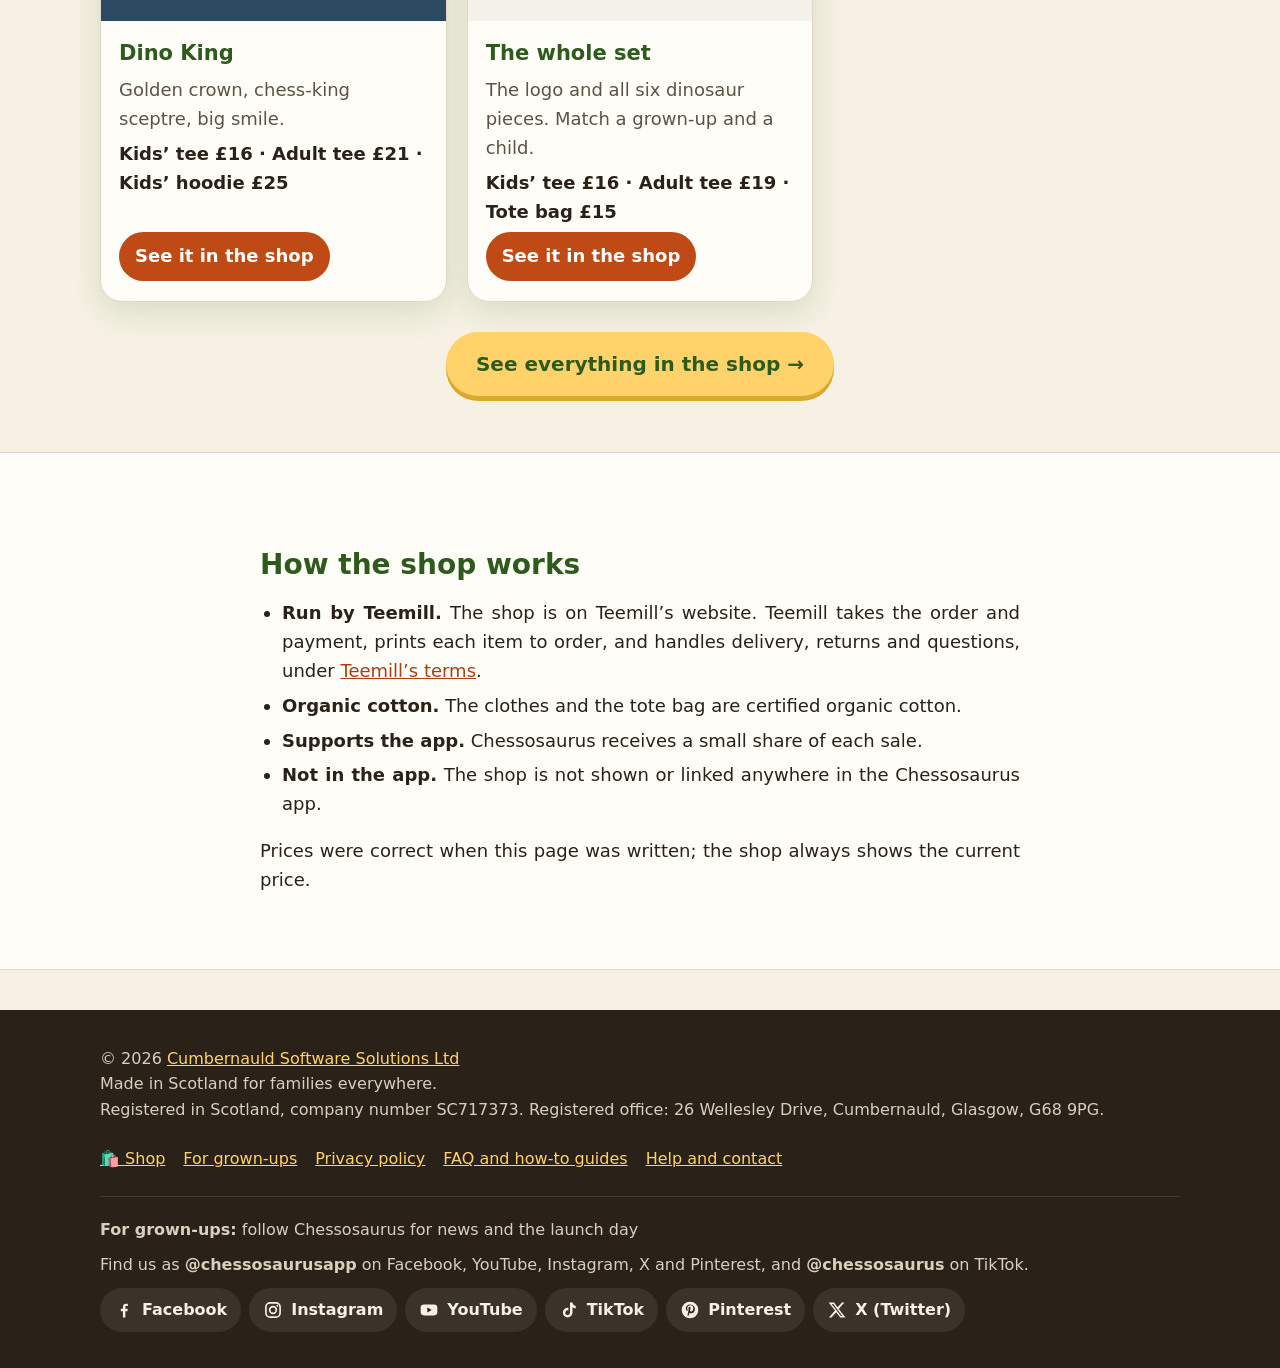
<file: shop.html>
<!doctype html>
<html lang="en-GB">
<head>
<meta charset="utf-8">
<meta name="viewport" content="width=device-width, initial-scale=1">
<meta name="color-scheme" content="only light">
<title>Chessosaurus Shop: dinosaur chess t-shirts and hoodies</title>
<meta name="description" content="T-shirts, hoodies and a tote bag with the friendly dinosaur chess pieces from the Chessosaurus app. Organic cotton, made to order by Teemill.">
<link rel="canonical" href="https://www.chessosaurus.com/shop.html">
<script type="application/ld+json">{"@context":"https://schema.org","@type":"BreadcrumbList","itemListElement":[{"@type":"ListItem","position":1,"name":"Chessosaurus","item":"https://www.chessosaurus.com/"},{"@type":"ListItem","position":2,"name":"Shop","item":"https://www.chessosaurus.com/shop.html"}]}</script>
<meta property="og:type" content="website">
<meta property="og:site_name" content="Chessosaurus">
<meta property="og:locale" content="en_GB">
<meta property="og:title" content="The Chessosaurus Shop">
<meta property="og:description" content="Dinosaur chess t-shirts, hoodies and a tote bag in organic cotton, for children aged 6 to 12 and their grown-ups.">
<meta property="og:url" content="https://www.chessosaurus.com/shop.html">
<meta property="og:image" content="https://www.chessosaurus.com/img/share.jpg">
<meta property="og:image:width" content="1200">
<meta property="og:image:height" content="630">
<meta property="og:image:alt" content="The Chessosaurus icon: a smiling green dinosaur holding a golden chess king">
<meta name="twitter:card" content="summary_large_image">
<meta name="twitter:site" content="@chessosaurusapp">
<meta name="theme-color" content="#2e5a1e">
<link rel="icon" href="/favicon.ico" sizes="48x48">
<link rel="icon" href="/img/icon-192.png" type="image/png" sizes="192x192">
<link rel="apple-touch-icon" href="/img/icon-180.png">
<link rel="manifest" href="/site.webmanifest">
<link rel="stylesheet" href="style.css">
</head>
<body>
<a class="skip" href="#main">Skip to the main content</a>
<header class="site-head">
  <div class="wrap">
    <a class="brand" href="./"><img src="img/icon-32.png" srcset="img/icon-80.png 2x" alt="" width="40" height="40">Chessosaurus</a>
    <nav class="main-nav" aria-label="Main">
      <ul>
        <li><a href="./">Home</a></li>
        <li><a href="grown-ups.html"><span class="nav-full">For grown-ups</span><span class="nav-short">Grown-ups</span></a></li>
        <li><a href="privacy.html">Privacy</a></li>
        <li><a href="faq.html">FAQ</a></li>
        <li><a href="help.html">Help</a></li>
        <li><a class="nav-shop" href="shop.html" aria-label="Shop" aria-current="page"><span aria-hidden="true">🛍️</span><span class="nav-shop-text"> Shop</span></a></li>
      </ul>
    </nav>
  </div>
</header>

<main id="main">
  <section class="shop-hero">
    <div class="wrap">
      <p class="shop-kicker">New: the Chessosaurus Shop</p>
      <h1>Dinosaur chess to wear</h1>
      <p class="shop-lead">T-shirts, hoodies and a tote bag with the friendly dinosaur chess pieces from the app. Organic cotton, for children aged 6 to 12 and matching sizes for their grown-ups.</p>
      <a class="btn shop-cta" href="https://chessosaurus.teemill.com/collection/all-products/" rel="noopener">Visit the shop <span aria-hidden="true">→</span></a>
      <p class="shop-small">The shop opens on Teemill’s website, at chessosaurus.teemill.com.</p>
    </div>
  </section>

  <section>
    <div class="wrap">
      <h2>Pick a dinosaur</h2>
      <div class="shop-grid">
        <article class="shop-card">
          <img src="img/shop/castle-dino.webp" alt="Castle Dino, the rook, gliding across a sunny chessboard with a trail of blue light" width="800" height="800" loading="lazy">
          <div class="shop-body">
            <h3>Castle Dino</h3>
            <p>The rook from the app, gliding across the board.</p>
            <p class="shop-prices">Kids’ tee £16 · Adult tee £21</p>
            <a class="shop-link" href="https://chessosaurus.teemill.com/product/chessosaurus-castle-dino-kids-t-shirt/" rel="noopener">See it in the shop</a>
          </div>
        </article>
        <article class="shop-card">
          <img src="img/shop/queenie.webp" alt="Queenie, the queen dinosaur, smiling on her chessboard with a heart-shaped cloud behind her" width="800" height="800" loading="lazy">
          <div class="shop-body">
            <h3>Queenie</h3>
            <p>The app’s friendly guide, with a heart-shaped volcano cloud.</p>
            <p class="shop-prices">Kids’ tee £16 · Kids’ hoodie £25</p>
            <a class="shop-link" href="https://chessosaurus.teemill.com/product/chessosaurus-queenie-heart-volcano-kids-t-shirt/" rel="noopener">See it in the shop</a>
          </div>
        </article>
        <article class="shop-card">
          <img src="img/shop/dino-knight.webp" alt="The dinosaur knight on his golden chess base, bold on black" width="800" height="800" loading="lazy">
          <div class="shop-body">
            <h3>Dino Knight</h3>
            <p>Big, bold and on black: a favourite with older children.</p>
            <p class="shop-prices">Kids’ tee £16 · Adult tee £21 · Kids’ hoodie £25</p>
            <a class="shop-link" href="https://chessosaurus.teemill.com/product/chessosaurus-dino-knight-kids-t-shirt/" rel="noopener">See it in the shop</a>
          </div>
        </article>
        <article class="shop-card">
          <img src="img/shop/dino-king.webp" alt="The dinosaur king in a golden crown holding a chess-king sceptre" width="800" height="800" loading="lazy">
          <div class="shop-body">
            <h3>Dino King</h3>
            <p>Golden crown, chess-king sceptre, big smile.</p>
            <p class="shop-prices">Kids’ tee £16 · Adult tee £21 · Kids’ hoodie £25</p>
            <a class="shop-link" href="https://chessosaurus.teemill.com/product/chessosaurus-dino-king-kids-t-shirt/" rel="noopener">See it in the shop</a>
          </div>
        </article>
        <article class="shop-card">
          <img src="img/shop/chess-pieces.webp" alt="The Chessosaurus logo above the six dinosaur chess pieces" width="800" height="800" loading="lazy">
          <div class="shop-body">
            <h3>The whole set</h3>
            <p>The logo and all six dinosaur pieces. Match a grown-up and a child.</p>
            <p class="shop-prices">Kids’ tee £16 · Adult tee £19 · Tote bag £15</p>
            <a class="shop-link" href="https://chessosaurus.teemill.com/product/chessosaurus-dinosaur-chess-pieces-kids-t-shirt/" rel="noopener">See it in the shop</a>
          </div>
        </article>
      </div>
      <p class="shop-again"><a class="btn shop-cta" href="https://chessosaurus.teemill.com/collection/all-products/" rel="noopener">See everything in the shop <span aria-hidden="true">→</span></a></p>
    </div>
  </section>

  <section class="alt">
    <div class="wrap prose">
      <h2>How the shop works</h2>
      <ul>
        <li><strong>Run by Teemill.</strong> The shop is on Teemill’s website. Teemill takes the order and payment, prints each item to order, and handles delivery, returns and questions, under <a href="https://teemill.com/terms-and-conditions/" rel="noopener">Teemill’s terms</a>.</li>
        <li><strong>Organic cotton.</strong> The clothes and the tote bag are certified organic cotton.</li>
        <li><strong>Supports the app.</strong> Chessosaurus receives a small share of each sale.</li>
        <li><strong>Not in the app.</strong> The shop is not shown or linked anywhere in the Chessosaurus app.</li>
      </ul>
      <p>Prices were correct when this page was written; the shop always shows the current price.</p>
    </div>
  </section>
</main>

<footer class="site-foot">
  <div class="wrap">
    <div>© 2026 <a href="https://cumbernauldsoftwaresolutions.com/">Cumbernauld Software Solutions Ltd</a><br>Made in Scotland for families everywhere.<br>Registered in Scotland, company number SC717373. Registered office: 26 Wellesley Drive, Cumbernauld, Glasgow, G68 9PG.</div>
    <ul>
      <li><a href="shop.html">🛍️ Shop</a></li>
      <li><a href="grown-ups.html">For grown-ups</a></li>
      <li><a href="privacy.html">Privacy policy</a></li>
      <li><a href="faq.html">FAQ and how-to guides</a></li>
      <li><a href="help.html">Help and contact</a></li>
    </ul>
    <nav class="follow" id="follow" aria-label="Follow Chessosaurus">
      <p class="follow-label"><strong>For grown-ups:</strong> follow Chessosaurus for news and the launch day</p>
      <p class="follow-label">Find us as <strong>@chessosaurusapp</strong> on Facebook, YouTube, Instagram, X and Pinterest, and <strong>@chessosaurus</strong> on TikTok.</p>
      <ul>
        <li><a href="https://www.facebook.com/chessosaurusapp" rel="noopener noreferrer" aria-label="Facebook (opens the Facebook website)"><svg aria-hidden="true" focusable="false" width="20" height="20"><use href="img/social.svg#facebook"></use></svg><span>Facebook</span></a></li>
        <li><a href="https://www.instagram.com/chessosaurusapp/" rel="noopener noreferrer" aria-label="Instagram (opens the Instagram website)"><svg aria-hidden="true" focusable="false" width="20" height="20"><use href="img/social.svg#instagram"></use></svg><span>Instagram</span></a></li>
        <li><a href="https://www.youtube.com/@chessosaurusapp" rel="noopener noreferrer" aria-label="YouTube (opens the YouTube website)"><svg aria-hidden="true" focusable="false" width="20" height="20"><use href="img/social.svg#youtube"></use></svg><span>YouTube</span></a></li>
        <li><a href="https://www.tiktok.com/@chessosaurus" rel="noopener noreferrer" aria-label="TikTok (opens the TikTok website)"><svg aria-hidden="true" focusable="false" width="20" height="20"><use href="img/social.svg#tiktok"></use></svg><span>TikTok</span></a></li><li><a href="https://www.pinterest.com/chessosaurusapp/" rel="noopener noreferrer" aria-label="Pinterest (opens the Pinterest website)"><svg aria-hidden="true" focusable="false" width="20" height="20"><use href="img/social.svg#pinterest"></use></svg><span>Pinterest</span></a></li>
        <li><a href="https://x.com/chessosaurusapp" rel="noopener noreferrer" aria-label="X (Twitter) (opens the X website)"><svg aria-hidden="true" focusable="false" width="20" height="20"><use href="img/social.svg#x"></use></svg><span>X (Twitter)</span></a></li>
      </ul>
    </nav>
  </div>
</footer>
</body>
</html>
</file>
<file: style.css>
/* Chessosaurus website. System fonts only and no outside requests: nothing is loaded from other sites. */
:root {
  --orange: #c04a16; /* was #d2541e: white text on it now passes contrast (4.96:1) */
  --orange-dark: #a83f12;
  --green: #2e5a1e;
  --green-mid: #4f7d33;
  --leaf: #8db65a;
  --cream: #f6f1e3;
  --paper: #fffdf7;
  --sky: #bfe3f4;
  --ink: #2a2118;
  --muted: #5d5246;
  --line: #e2d8c3;
  --radius: 22px;
  --shadow: 0 10px 30px rgba(46, 90, 30, .14);
  --font: "Segoe UI Rounded", "SF Pro Rounded", ui-rounded, "Nunito", "Segoe UI", system-ui, -apple-system, Roboto, Arial, sans-serif;
}

* { box-sizing: border-box; }
html { scroll-padding-top: 90px; } /* anchors and focused items are not hidden under the sticky header */
@media (prefers-reduced-motion: no-preference) { html { scroll-behavior: smooth; } }
body {
  margin: 0;
  font-family: var(--font);
  font-size: 18px;
  line-height: 1.6;
  color: var(--ink);
  background: var(--cream);
}
img { max-width: 100%; height: auto; display: block; }
a { color: var(--orange-dark); }
a:hover { color: var(--orange); }
:focus-visible { outline: 3px solid var(--ink); outline-offset: 3px; border-radius: 6px; }
.site-head :focus-visible, .promise :focus-visible, .site-foot :focus-visible { outline-color: #ffd36a; }

.wrap { width: min(1080px, 100% - 32px); margin-inline: auto; }
.skip { position: absolute; left: -999px; }
.skip:focus { left: 16px; top: 12px; background: var(--paper); padding: 8px 14px; z-index: 10; }

/* Header */
.site-head {
  background: var(--green);
  color: #fff;
  position: sticky; top: 0; z-index: 5;
  box-shadow: 0 2px 12px rgba(0, 0, 0, .18);
}
.site-head .wrap { display: flex; align-items: center; justify-content: space-between; gap: 12px; padding-block: 10px; flex-wrap: wrap; }
.brand { display: flex; align-items: center; gap: 10px; color: #fff; text-decoration: none; font-weight: 800; font-size: 22px; letter-spacing: .2px; }
.brand img { width: 40px; height: 40px; border-radius: 10px; }
.brand:hover { color: #fff; }
nav.main-nav ul { list-style: none; display: flex; gap: 4px; margin: 0; padding: 0; flex-wrap: wrap; }
nav.main-nav a {
  display: block; color: #fff; text-decoration: none; font-weight: 700; font-size: 16px;
  padding: 8px 14px; border-radius: 999px;
}
nav.main-nav a:hover { background: rgba(255, 255, 255, .14); color: #fff; }
nav.main-nav a[aria-current="page"] { background: var(--orange); }

/* Hero */
.hero {
  background:
    radial-gradient(1200px 400px at 50% 110%, var(--leaf) 0 40%, transparent 41%),
    linear-gradient(180deg, var(--sky), #e6f4ec 70%, var(--cream));
  padding: 56px 0 72px;
  overflow: hidden;
}
.hero .wrap { display: grid; grid-template-columns: 1.1fr .9fr; gap: 40px; align-items: center; }
.hero h1 { font-size: clamp(40px, 6vw, 64px); line-height: 1.05; margin: 0 0 8px; color: var(--green); font-weight: 900; }
.tagline { font-size: clamp(20px, 2.6vw, 26px); font-weight: 800; color: var(--orange-dark); margin: 0 0 16px; }
.lead { font-size: 20px; color: var(--muted); max-width: 40ch; margin: 0 0 24px; }
.hero-art { justify-self: center; position: relative; }
.hero-art img { width: min(380px, 80vw); border-radius: 48px; box-shadow: var(--shadow); transform: rotate(-3deg); }
.badges { display: flex; gap: 12px; flex-wrap: wrap; align-items: center; }
.soon {
  display: inline-flex; align-items: center; gap: 10px;
  background: var(--ink); color: #fff; border-radius: 14px; padding: 10px 18px; font-weight: 700; font-size: 16px;
}
.soon small { display: block; font-weight: 500; opacity: .8; font-size: 12px; line-height: 1.2; }
.pill {
  display: inline-block; background: var(--paper); border: 2px solid var(--green-mid); color: var(--green);
  border-radius: 999px; padding: 6px 14px; font-weight: 800; font-size: 15px;
}

/* Sections */
section { padding: 56px 0; }
section.alt { background: var(--paper); border-block: 1px solid var(--line); }
h2 { font-size: clamp(28px, 4vw, 38px); line-height: 1.15; color: var(--green); margin: 0 0 12px; font-weight: 900; }
h3 { font-size: 21px; margin: 0 0 6px; color: var(--ink); }
.intro { color: var(--muted); max-width: 60ch; margin: 0 0 28px; }

.cards { display: grid; grid-template-columns: repeat(3, 1fr); gap: 18px; }
.card {
  background: var(--paper); border: 2px solid var(--line); border-radius: var(--radius); padding: 22px;
  box-shadow: 0 4px 0 var(--line);
}
section.alt .card { background: var(--cream); }
.card .emoji { font-size: 34px; line-height: 1; margin-bottom: 10px; display: block; }
.card p { margin: 0; color: var(--muted); font-size: 17px; }

/* Screenshots */
.shots { display: grid; grid-auto-flow: column; grid-auto-columns: minmax(200px, 240px); gap: 18px; overflow-x: auto; padding: 4px 4px 18px; scroll-snap-type: x mandatory; }
.shots figure { margin: 0; scroll-snap-align: start; }
.shots img { border-radius: 26px; border: 6px solid var(--ink); box-shadow: var(--shadow); background: #000; }
.shots figcaption { text-align: center; font-weight: 700; color: var(--muted); font-size: 15px; margin-top: 10px; }

/* Ladder */
.ladder { display: flex; flex-wrap: wrap; gap: 10px; padding: 0; margin: 0; list-style: none; counter-reset: rung; }
.ladder li {
  counter-increment: rung; background: var(--paper); border: 2px solid var(--line); border-radius: 999px;
  padding: 8px 16px 8px 8px; font-weight: 800; display: flex; align-items: center; gap: 10px;
}
.ladder li::before {
  content: counter(rung); display: grid; place-items: center; width: 30px; height: 30px; border-radius: 50%;
  background: var(--orange); color: #fff; font-size: 15px;
}

/* Promise */
.promise {
  background: var(--green); color: #fff; border-radius: 32px; padding: 36px; box-shadow: var(--shadow);
  display: grid; grid-template-columns: 1fr 1fr; gap: 28px; align-items: center;
}
.promise h2 { color: #fff; }
.promise p { color: #e8f0e1; margin: 0 0 18px; }
.promise ul { list-style: none; margin: 0; padding: 0; display: grid; gap: 10px; }
.promise li { background: rgba(255, 255, 255, .1); border-radius: 14px; padding: 10px 14px; font-weight: 700; }
.promise li::before { content: "✓"; color: #ffd36a; margin-right: 10px; font-weight: 900; }
.btn {
  display: inline-block; background: var(--orange); color: #fff; text-decoration: none; font-weight: 800;
  padding: 12px 22px; border-radius: 999px; box-shadow: 0 4px 0 var(--orange-dark);
}
.btn:hover { color: #fff; background: var(--orange-dark); }
.btn.light { background: #fff; color: var(--green); box-shadow: 0 4px 0 #cfd9c6; }
.btn.light:hover { color: var(--green); background: #f1f6ec; }

/* Text pages */
.page-head { background: linear-gradient(180deg, var(--sky), var(--cream)); padding: 48px 0 28px; }
.page-head h1 { font-size: clamp(34px, 5vw, 50px); color: var(--green); margin: 0 0 8px; font-weight: 900; line-height: 1.1; }
.page-head p { margin: 0; color: var(--muted); font-size: 19px; max-width: 60ch; }
.prose { max-width: 760px; }
.prose h2 { font-size: 28px; margin-top: 40px; }
.prose h3 { margin-top: 26px; }
.prose ul { padding-left: 22px; }
.prose li { margin-bottom: 6px; }
.note {
  background: var(--paper); border: 2px solid var(--line); border-left: 8px solid var(--orange);
  border-radius: 16px; padding: 16px 20px; margin: 20px 0;
}
.toc { background: var(--paper); border: 2px solid var(--line); border-radius: 18px; padding: 16px 22px; margin: 0 0 8px; }
.toc ol { margin: 6px 0 0; padding-left: 22px; }
.toc a { color: var(--orange-dark); font-weight: 700; }
table { border-collapse: collapse; width: 100%; margin: 16px 0; background: var(--paper); border-radius: 12px; overflow: hidden; font-size: 16px; }
th, td { text-align: left; padding: 10px 12px; border-bottom: 1px solid var(--line); vertical-align: top; }
th { background: #eef3e6; color: var(--green); }
details { background: var(--paper); border: 2px solid var(--line); border-radius: 16px; padding: 14px 18px; margin-bottom: 12px; }
summary { font-weight: 800; cursor: pointer; }
details p { margin: 10px 0 0; color: var(--muted); }

/* Price banner (owner, 11 Nov 2026: "make it really standout") */
.price-flash {
  display: inline-block; margin: 0 0 24px; padding: 14px 22px; border-radius: 18px;
  background: linear-gradient(135deg, #ffd34d, #ffb21f); color: #3a2200; font-weight: 900; font-size: 20px; line-height: 1.35;
  border: 3px solid #e08a00; box-shadow: 0 6px 0 #c26f00; transform: rotate(-1deg);
}
.price-flash strong { color: #a83f12; }
/* Calm by design: the banner wiggles twice when the page opens, then stays still */
@media (prefers-reduced-motion: no-preference) {
  .price-flash { animation: wiggle 1.6s ease-in-out .8s 2; }
  @keyframes wiggle { 0%, 88%, 100% { transform: rotate(-1deg) scale(1); } 92% { transform: rotate(1deg) scale(1.04); } 96% { transform: rotate(-2deg) scale(1.04); } }
}

/* 3D clip */
.feature-video { display: grid; grid-template-columns: minmax(0, 420px) 1fr; gap: 40px; align-items: center; }
.video-frame { position: relative; border-radius: 28px; overflow: hidden; border: 6px solid var(--ink); box-shadow: var(--shadow); background: #9bd3ee; }
.video-frame video { display: block; width: 100%; height: auto; }
.video-toggle {
  position: absolute; right: 12px; bottom: 12px; width: 44px; height: 44px; border-radius: 50%; border: 0;
  background: rgba(42, 33, 24, .75); color: #fff; font-size: 16px; cursor: pointer;
}

/* Clips (owner, 11 Nov 2026: "place them below the photos") */
.clips { display: grid; grid-template-columns: repeat(4, minmax(0, 1fr)); gap: 22px; }
.clip { margin: 0; }
.clip video { width: 100%; height: auto; display: block; border-radius: 22px; border: 5px solid var(--ink); background: #000; box-shadow: var(--shadow); cursor: pointer; }
.clip figcaption { margin-top: 10px; color: var(--muted); font-size: 15px; line-height: 1.5; }
.clip figcaption strong { display: block; color: var(--ink); font-size: 17px; margin-bottom: 2px; }
@media (max-width: 960px) { .clips { grid-template-columns: repeat(2, minmax(0, 1fr)); } }
@media (max-width: 420px) { .clips { gap: 14px; } .clip figcaption { font-size: 14px; } }

/* Two languages */
.two-lang { display: grid; grid-template-columns: minmax(0, 300px) minmax(0, 380px); gap: 32px; justify-content: center; align-items: start; }
.phone-shot { margin: 0; }
.phone-shot img { border-radius: 26px; border: 6px solid var(--ink); box-shadow: var(--shadow); background: #000; width: 100%; }
.phone-shot figcaption { margin-top: 14px; color: var(--muted); font-size: 17px; line-height: 1.7; }
.hl-frame { position: relative; }
.hl {
  position: absolute; border: 4px solid var(--orange); border-radius: 14px; box-shadow: 0 0 0 4px rgba(210, 84, 30, .25);
  pointer-events: none;
}
.hl b, .num {
  display: inline-grid; place-items: center; width: 28px; height: 28px; border-radius: 50%;
  background: var(--orange); color: #fff; font-weight: 900; font-size: 15px;
}
.hl b { position: absolute; top: -16px; left: -16px; }
.num { margin-right: 6px; vertical-align: middle; }
@media (prefers-reduced-motion: no-preference) {
  .hl { animation: glow 2s ease-in-out infinite; }
  @keyframes glow { 50% { box-shadow: 0 0 0 9px rgba(210, 84, 30, .12); } }
}

/* Share */
.share-wrap { text-align: center; }
.share-wrap .intro { margin-inline: auto; }
.share { display: flex; flex-wrap: wrap; gap: 10px; justify-content: center; }
.share-btn {
  display: inline-flex; align-items: center; gap: 6px; padding: 10px 18px; border-radius: 999px; border: 0;
  font: inherit; font-weight: 800; font-size: 16px; text-decoration: none; color: #fff; cursor: pointer;
}
.share-btn:hover { filter: brightness(1.08); color: #fff; }
.share-btn.native, .share-btn.copy { background: var(--green); }
.share-btn.wa { background: #187a42; }
.share-btn.fb { background: #1b5fc1; }
.share-btn.x { background: #111; }
.share-btn.pi { background: #b3121f; }
.share-btn.em { background: var(--orange-dark); }
.small-note { color: var(--muted); font-size: 14px; margin-top: 14px; }

/* Footer */
.site-foot { background: var(--ink); color: #d9cfbf; padding: 36px 0; font-size: 16px; margin-top: 40px; }
.site-foot .wrap { display: flex; justify-content: space-between; gap: 24px; flex-wrap: wrap; }
.site-foot a { color: #ffd36a; }
.site-foot ul { list-style: none; margin: 0; padding: 0; display: flex; gap: 18px; flex-wrap: wrap; }

@media (max-width: 860px) {
  .feature-video { grid-template-columns: minmax(0, 420px); justify-content: center; }
  .two-lang { grid-template-columns: minmax(0, 360px); }
  .hero .wrap, .promise { grid-template-columns: 1fr; }
  .hero { padding-top: 32px; text-align: center; }
  .lead { margin-inline: auto; }
  .badges { justify-content: center; }
  .cards { grid-template-columns: 1fr 1fr; }
}
@media (max-width: 560px) {
  body { font-size: 17px; }
  .cards { grid-template-columns: 1fr; }
  .site-head .wrap { justify-content: center; }
  nav.main-nav a { padding: 6px 10px; font-size: 15px; }
  .promise { padding: 24px; }
}
@media (prefers-reduced-motion: no-preference) {
  .hero-art img { animation: bob 5s ease-in-out 3; } /* three gentle bobs, then still */
  @keyframes bob { 0%, 100% { transform: rotate(-3deg) translateY(0); } 50% { transform: rotate(-2deg) translateY(-10px); } }
}

/* Words are never split across lines (owner, 13 Nov 2026: "con-trols"). Justified paragraphs on wider screens (owner, 11 Nov 2026); left-aligned on phones, where justified text leaves gaps. */
@media (min-width: 561px) {
  .prose p, .prose li, .intro, .card p, .promise p, .phone-shot figcaption, details p, .page-head p { text-align: justify; hyphens: manual; -webkit-hyphens: manual; }
  .share-wrap .intro { text-align: center; }
}
@media (min-width: 861px) {
  .hero .lead { text-align: justify; hyphens: manual; -webkit-hyphens: manual; }
}

/* Landing page, Nov 2026: one picture beside each message, in one frame */
.kicker { margin: 0 0 .4rem; font-weight: 700; color: var(--green); letter-spacing: .02em; }
.hero h1 { font-size: clamp(2rem, 5vw, 3.1rem); line-height: 1.1; }
.feature { display: grid; grid-template-columns: 1.15fr .85fr; gap: clamp(1.5rem, 5vw, 4rem); align-items: center; }
.feature.flip .feature-text { order: 2; }
.feature .ladder { margin-top: 1rem; }
.frame { margin: 0 auto; max-width: 300px; text-align: center; }
.frame img { display: block; width: 100%; height: auto; border-radius: 30px; border: 8px solid var(--ink); background: var(--ink); box-shadow: var(--shadow); }
.frame figcaption { margin-top: .7rem; color: var(--muted); font-size: .95rem; }
.hero-frame { max-width: 320px; }
.closing { text-align: center; }
.closing img { margin: 0 auto 1rem; border-radius: 22px; }
.closing .intro { margin-left: auto; margin-right: auto; }
.badges.centre { justify-content: center; }
@media (max-width: 760px) {
  .feature { grid-template-columns: 1fr; }
  .feature.flip .feature-text { order: 0; }
  .frame { max-width: 240px; }
}

/* The character back in the hero: its own rounded corners are followed, so no white shows round it */
.hero-art img { width: min(360px, 72vw); height: auto; border-radius: 23%; box-shadow: var(--shadow); transform: rotate(-3deg); }
/* Two phones side by side under one heading */
.pair { display: grid; grid-template-columns: repeat(2, minmax(0, 300px)); gap: clamp(1rem, 5vw, 4rem); justify-content: center; }
.pair .frame { margin: 0; max-width: none; }

/* Seven dinosaurs to beat: an egg with the level's number, and steps that fill as the levels rise */
.levels { list-style: none; margin: 0; padding: 0; display: grid; grid-template-columns: repeat(auto-fit, minmax(200px, 1fr)); gap: 18px; }
.level { background: var(--cream); border: 2px solid var(--line); border-radius: var(--radius); padding: 18px; text-align: center; }
.level h3 { margin: 10px 0 0; }
.level p { margin: 8px 0 0; color: var(--muted); font-size: 16px; }
.level .level-word { margin: 2px 0 8px; font-weight: 800; color: var(--orange-dark); }
.egg { display: inline-grid; place-items: center; width: 64px; height: 80px; background: radial-gradient(circle at 35% 30%, #fffdf7, #f1e4c6 70%); border: 3px solid var(--green); border-radius: 50% 50% 50% 50% / 60% 60% 40% 40%; box-shadow: var(--shadow); }
.egg b { font-size: 28px; color: var(--green); font-weight: 900; }
.steps { display: inline-flex; gap: 4px; }
.steps i { width: 14px; height: 14px; border-radius: 50%; border: 2px solid var(--green-mid); background: transparent; }
.steps i.on { background: var(--green-mid); }

/* Phones and narrow screens: the dinosaur comes first, above the heading (owner, 13 Nov 2026) */
@media (max-width: 860px) {
  .hero-art { order: -1; }
  .hero-art img { width: min(240px, 60vw); }
}

/* Who each level suits; the four stronger levels stand out for older children and adults */
.level .suits { margin: 0 0 12px; font-size: 13px; font-weight: 800; letter-spacing: .02em; color: var(--green); background: #e4eedc; border-radius: 999px; padding: 4px 10px; display: inline-block; }
.level.grown { border-color: var(--orange); }
.level.grown .suits { color: #fff; background: var(--orange-dark); }

/* The seven levels show the game's own characters (owner, 13 Nov 2026) */
.level-art { display: block; width: 120px; height: 120px; margin: 0 auto; border-radius: 50%; object-fit: cover; background: #fff; border: 3px solid var(--green); box-shadow: var(--shadow); }

/* The second line of the headline: older players */
.hero .tagline { font-size: clamp(1.05rem, 2.2vw, 1.35rem); line-height: 1.35; margin: .2rem 0 1rem; max-width: 34ch; }
@media (max-width: 860px) { .hero .tagline { margin-inline: auto; } }

/* Review changes, 18 Nov 2026 (marketer, designer, parent and accessibility reviews) */
.visually-hidden { position: absolute; width: 1px; height: 1px; overflow: hidden; clip: rect(0 0 0 0); white-space: nowrap; }
.prose a { overflow-wrap: anywhere; }

/* Hero: the facts first, then a way to hear at launch */
.hero .lead { max-width: 52ch; margin-bottom: 16px; }
.ticks { list-style: none; margin: 0 0 20px; padding: 0; display: flex; flex-wrap: wrap; gap: 8px 18px; font-weight: 800; color: var(--green); }
.ticks li::before { content: "✓"; margin-right: 6px; color: var(--green-mid); font-weight: 900; }
.launch { margin: 0 0 20px; }
.soon { display: block; background: transparent; color: var(--ink); border: 2px dashed var(--ink); border-radius: 14px; padding: 10px 16px; font-weight: 600; font-size: 16px; margin: 0 0 8px; max-width: 46ch; }
.soon.centre { margin-inline: auto; }
.launch-news { margin: 0; font-size: 16px; color: var(--muted); max-width: 52ch; }
.hero-cta { display: flex; gap: 12px; flex-wrap: wrap; }
@media (max-width: 860px) {
  .ticks, .hero-cta { justify-content: center; }
  .soon, .launch-news { margin-inline: auto; }
}
@media (max-width: 560px) {
  .hero { padding-top: 20px; }
  .hero .wrap { gap: 16px; }
  .hero-art img { width: min(160px, 44vw); }
}

/* The two-minute tour (tap to play, with sound; nothing downloads until then) */
.tour h2 { text-align: center; }
.tour-video { margin: 0 auto; max-width: 860px; }
.tour-video video, .page-video video { display: block; width: 100%; height: auto; border-radius: 22px; border: 6px solid var(--ink); background: var(--ink); box-shadow: var(--shadow); }
.tour-video figcaption, .page-video figcaption { margin-top: 10px; color: var(--muted); font-size: 15px; }
.tour-video figcaption strong, .page-video figcaption strong { color: var(--ink); }
.tour .small-note { text-align: center; max-width: 70ch; margin-inline: auto; }
.page-video { margin: 0 0 20px; }

/* Each feature shows its own clip in the phone frame, with a pause button */
.clip-box { position: relative; }
.frame video { display: block; width: 100%; height: auto; border-radius: 30px; border: 8px solid var(--ink); background: var(--ink); box-shadow: var(--shadow); cursor: pointer; }
.frame.clip figcaption { text-align: left; font-size: 15px; line-height: 1.5; }
.frame.clip figcaption strong { display: block; color: var(--ink); font-size: 16px; }
.clip-box .video-toggle { right: 16px; bottom: 16px; min-width: 44px; min-height: 44px; font-size: 15px; }
@media (max-width: 420px) { .frame video { border-width: 5px; border-radius: 22px; } }

/* Share row: a real list */
ul.share { list-style: none; margin: 0; padding: 0; }

/* Footer: follow links as 44 px buttons with icons from our own file */
.site-foot .follow { flex-basis: 100%; display: flex; align-items: center; gap: 10px 16px; flex-wrap: wrap; border-top: 1px solid rgba(255, 255, 255, .12); padding-top: 20px; }
.follow-label { margin: 0; }
.site-foot .follow ul { gap: 8px; }
.follow a { --icon-cut: var(--ink); display: inline-flex; align-items: center; gap: 8px; min-height: 44px; padding: 0 14px; border-radius: 999px; background: rgba(255, 255, 255, .08); color: #f6f1e3; text-decoration: none; font-weight: 700; }
.follow a:hover { background: rgba(255, 211, 106, .18); color: #ffd36a; }
.follow svg { width: 20px; height: 20px; flex: none; }
@media (max-width: 560px) {
  .follow a { width: 44px; padding: 0; justify-content: center; }
  .follow a span { position: absolute; width: 1px; height: 1px; overflow: hidden; clip: rect(0 0 0 0); white-space: nowrap; }
}

/* Item 11 (18 Nov 2026) */
:root { color-scheme: only light; } /* phones' forced dark mode won't invert the jungle colours */
/* Levels: 4 + 3 on desktop, 2 across on phones, the T. Rex champion across the full width */
.levels { grid-template-columns: repeat(4, minmax(0, 1fr)); }
@media (max-width: 860px) {
  .levels { grid-template-columns: repeat(2, minmax(0, 1fr)); gap: 12px; }
  .level:last-child { grid-column: 1 / -1; }
}
@media (max-width: 560px) {
  .level { padding: 12px; }
  .level-art { width: 84px; height: 84px; }
  .level .suits { font-size: 12px; }
}
/* Phone header: one row (logo and the four links), so it covers less of the screen */
@media (max-width: 560px) {
  .site-head .wrap { flex-wrap: nowrap; justify-content: space-between; padding-block: 6px; gap: 6px; }
  .brand { font-size: 0; gap: 0; flex: none; }
  .brand img { width: 36px; height: 36px; }
  nav.main-nav ul { flex-wrap: nowrap; gap: 2px; }
  nav.main-nav a { padding: 8px 4px; font-size: 13px; white-space: nowrap; }
  nav.main-nav a.nav-shop { padding: 5px 7px; font-size: 16px; margin-left: 2px; }
  .nav-shop-text { display: none; }
  html { scroll-padding-top: 64px; }
}
/* 404 page */
.not-found { min-height: 70vh; text-align: center; }
.not-found img { margin: 0 auto 16px; border-radius: 32px; }
.not-found p, .not-found .page-head p { margin: 0 auto 24px; text-align: center !important; }
.price-other { margin: -12px 0 20px; font-size: 15px; color: var(--muted); }

/* FAQ: app screenshots, two side by side on wide screens */
.faq-shots { display: grid; grid-template-columns: repeat(auto-fit, minmax(200px, 1fr)); gap: 24px; margin: 18px 0 8px; }
.faq-shot { max-width: 260px; }
.faq-shot img { border-width: 6px; border-radius: 24px; }

/* Shop (27 Nov 2026): the merchandise page and the stand-out Shop link */
nav.main-nav a.nav-shop { background: #ffd36a; color: var(--green); font-weight: 800; box-shadow: 0 3px 0 #d9a92f; }
nav.main-nav a.nav-shop:hover, nav.main-nav a.nav-shop[aria-current="page"] { background: #ffe08f; color: var(--green); }
.shop-hero { background: #2b74b8 url(img/shop/shop-banner.webp) center / cover no-repeat; color: #fff; text-align: center; padding: 64px 0 56px; position: relative; overflow: hidden; }

.shop-hero h1 { color: #fff; font-size: clamp(34px, 6vw, 56px); margin: 6px 0 12px; text-shadow: 0 3px 0 rgba(0, 0, 0, .18); }
.shop-kicker { display: inline-block; margin: 0; padding: 6px 14px; border-radius: 999px; background: #ffd36a; color: var(--green); font-weight: 800; }
.shop-lead { max-width: 640px; margin: 0 auto 22px; font-size: 19px; color: #eef6fc; }
.btn.shop-cta { background: #ffd36a; color: var(--green); font-size: 20px; padding: 16px 30px; box-shadow: 0 5px 0 #d9a92f; }
.btn.shop-cta:hover { background: #ffe08f; color: var(--green); }
.shop-small { margin: 14px 0 0; font-size: 15px; color: #dcecf8; }
.shop-grid { display: grid; grid-template-columns: repeat(3, 1fr); gap: 20px; }
.shop-card { background: var(--paper); border: 1px solid var(--line); border-radius: var(--radius); box-shadow: var(--shadow); overflow: hidden; display: flex; flex-direction: column; transition: transform .15s ease; }
.shop-card:hover { transform: translateY(-4px); }
.shop-card img { display: block; width: 100%; height: auto; }
.shop-body { padding: 16px 18px 20px; display: flex; flex-direction: column; gap: 6px; flex: 1; }
.shop-body h3 { margin: 0; color: var(--green); }
.shop-body p { margin: 0; color: var(--muted); }
.shop-prices { font-weight: 700; color: var(--ink) !important; }
.shop-link { margin-top: auto; align-self: flex-start; padding: 10px 16px; border-radius: 999px; background: var(--orange); color: #fff; font-weight: 700; text-decoration: none; }
.shop-link:hover { background: var(--orange-dark); color: #fff; }
.shop-again { text-align: center; margin: 30px 0 0; }
.shop-promo { background: linear-gradient(90deg, #2b74b8, #4aa3e0); color: #fff; }
.shop-promo .wrap { display: flex; align-items: center; gap: 24px; flex-wrap: wrap; justify-content: space-between; }
.shop-promo h2 { color: #fff; margin: 0 0 6px; }
.shop-promo p { margin: 0; color: #eef6fc; }
.shop-promo .shop-thumbs { display: flex; gap: 10px; }
.shop-promo .shop-thumbs img { width: 96px; height: 96px; border-radius: 16px; border: 3px solid #fff; object-fit: cover; }
@media (max-width: 900px) { .shop-grid { grid-template-columns: 1fr 1fr; } }
@media (max-width: 900px) { .shop-hero { background: linear-gradient(180deg, #4aa3e0 0%, #2b74b8 100%); } }
@media (max-width: 560px) { .shop-grid { grid-template-columns: 1fr; } .shop-promo .shop-thumbs img { width: 72px; height: 72px; } }
@media (prefers-reduced-motion: reduce) { .shop-card { transition: none; } .shop-card:hover { transform: none; } }
.nav-short { display: none; }
@media (max-width: 560px) { .nav-full { display: none; } .nav-short { display: inline; } }
</file>
